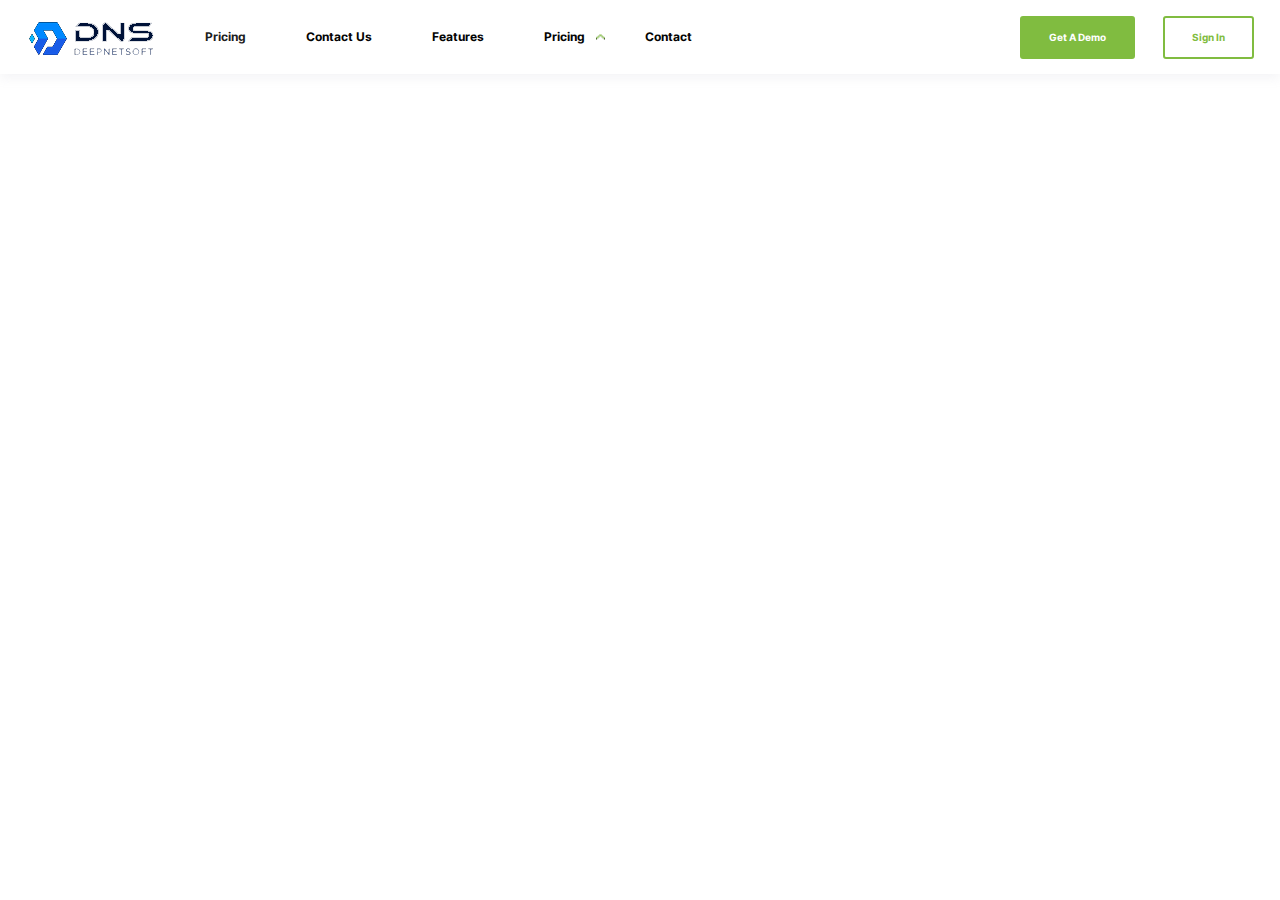
<file: dns/index.html>
<!DOCTYPE html>
<html lang="en">

<head>
    <meta charset="UTF-8">
    <meta http-equiv="X-UA-Compatible" content="IE=edge">
    <meta name="viewport" content="width=device-width, initial-scale=1.0">
    <title> dns </title>

    <!-- bootstrap css -->
    <link rel="stylesheet" href="asset/css/bootstrap.min.css">
    <!-- owl-carousel  -->
    <link rel="stylesheet" href="asset/css/owl.carousel.min.css">
    <!-- main CSS -->
    <link rel="stylesheet" href="asset/css/main.css">


</head>

<body>
    <header class="header">

        <nav class="navbar navbar-expand-lg navbar-light  ">
            
                <a class="navbar-brand" href="#"><img src="asset/image/logo.png" alt=""></a>
                <button id="nav-burger">
                    <span></span>
                    <span></span>
                    <span></span>
                    <span></span>
                </button>
                <div class="collapse navbar-collapse" id="navbarSupportedContent">
                    <ul class="navbar-nav me-auto mb-2 mb-lg-0">
                        <li class="nav-item">
                            <a class="nav-link active" aria-current="page" href="#">Pricing</a>
                        </li>
                        <li class="nav-item">
                            <a class="nav-link" href="#">Contact Us</a>
                        </li>
                        <li class="nav-item">
                            <a class="nav-link  " href="#" tabindex="-1"  >Features</a>
                        </li>
                        <li class="nav-item dropdown ">
                            <a class="nav-link dropdown-toggle" href="#" id="navbarDropdown" role="button"
                                data-bs-toggle="dropdown" aria-expanded="false">
                                Pricing
                            </a>
                            <ul class="dropdown-menu" aria-labelledby="navbarDropdown">
                                <li> 
                                    <ul class="entry-left">
                                    <li>
                                        <figure><img src="asset/image/tag2.png" alt="" class="W-100"></figure>
                                        <div class="right-content ">
                                            <h4>
                                                ENTRY LEVEL
                                            </h4>
                                            <span>Best for small scale business</span>
                                        </div>
                                    </li>
                                    <li>
                                        <figure><img src="asset/image/diamond.png" alt="" class="W-100"></figure>
                                        <div class="right-content ">
                                            <h4>
                                                PREMIUM
                                            </h4>
                                            <span>Best for small scale busines  </span>                                                                                                                                                                                                                                                                                      
                                        </div>
                                    </li>               
                                    <li>
                                        <figure><img src="asset/image/crown.png" alt="" class="W-100"></figure>
                                        <div class="right-content ">
                                            <h4>
                                                ENTERPRISE
                                            </h4>
                                            <span>Best for small scale business</span>
                                        </div>
                                    </li>
                                
                                    </ul>
                                </li>
                                <li>
                                <div class="feature-content">
                                    <h3>
                                        FEATURES
                                    </h3>
                                    <div class="feature">
                                        <figure><img src="asset/image/g-img.png" alt="" ></figure>
                                        <span>Online Access To Software 24/7</span>
                                    </div>
                                    <div class="feature">
                                        <figure><img src="asset/image/g-img.png" alt=""></figure>
                                        <span>Free Funded Referral Platform</span>
                                    </div>
                                    <div class="feature">
                                        <figure><img src="asset/image/g-img.png" alt=""></figure>
                                        <span>24/7 Online Support</span>
                                    </div>
                                    <div class="feature">
                                        <figure><img src="asset/image/g-img.png" alt=""></figure>
                                        <span>10 User Accounts</span>
                                    </div>
                                    <div class="feature">
                                        <figure><img src="asset/image/g-img.png" alt=""></figure>
                                        <span>Free E- File</span>
                                    </div>
                                    <a href="">Know More</a>
                                </div>
                                    
                                    </li>
                            
                                <li>
                                    <div class="right-price">
                                        <h3>PRICE</h3>
                                        <span class="value">Value for money pack</span>
                                        <span class="doller">$ 499</span>
                                        <a href=""><span>Buy Now </span><img src="asset/image/cart.png" alt=""></a>
                    
                                    </div>
                                </li>
                            </ul>
                        </li>
                        <li class="nav-item">
                            <a class="nav-link " href="#" tabindex="-1" >Contact</a>
                        </li>
                    </ul>                                                                       
                    <div class="side-links ">
                        <a href="" class="demo">Get A Demo</a>                                                                                                                                                                               
                        <a href="">Sign In</a>                                                                                                                                                              
                    </div>
                </div>
            
        </nav>
    

    </header>


    <!----------------------- JQUERY ----------------->
    <script src="asset/js/jquery-min.js"></script>

    <!-- BOOTSTRAP JS -->
    <script src="asset/js/bootstrap.bundle.min.js"></script>
    <!----------------------- OWL CAROUSEL ----------------->
    <script src="asset/js/owl.carousel.min.js">
    </script>
    <!-- script js -->
    <script src="asset/js/script.js"></script>
</body>

</html>
</file>
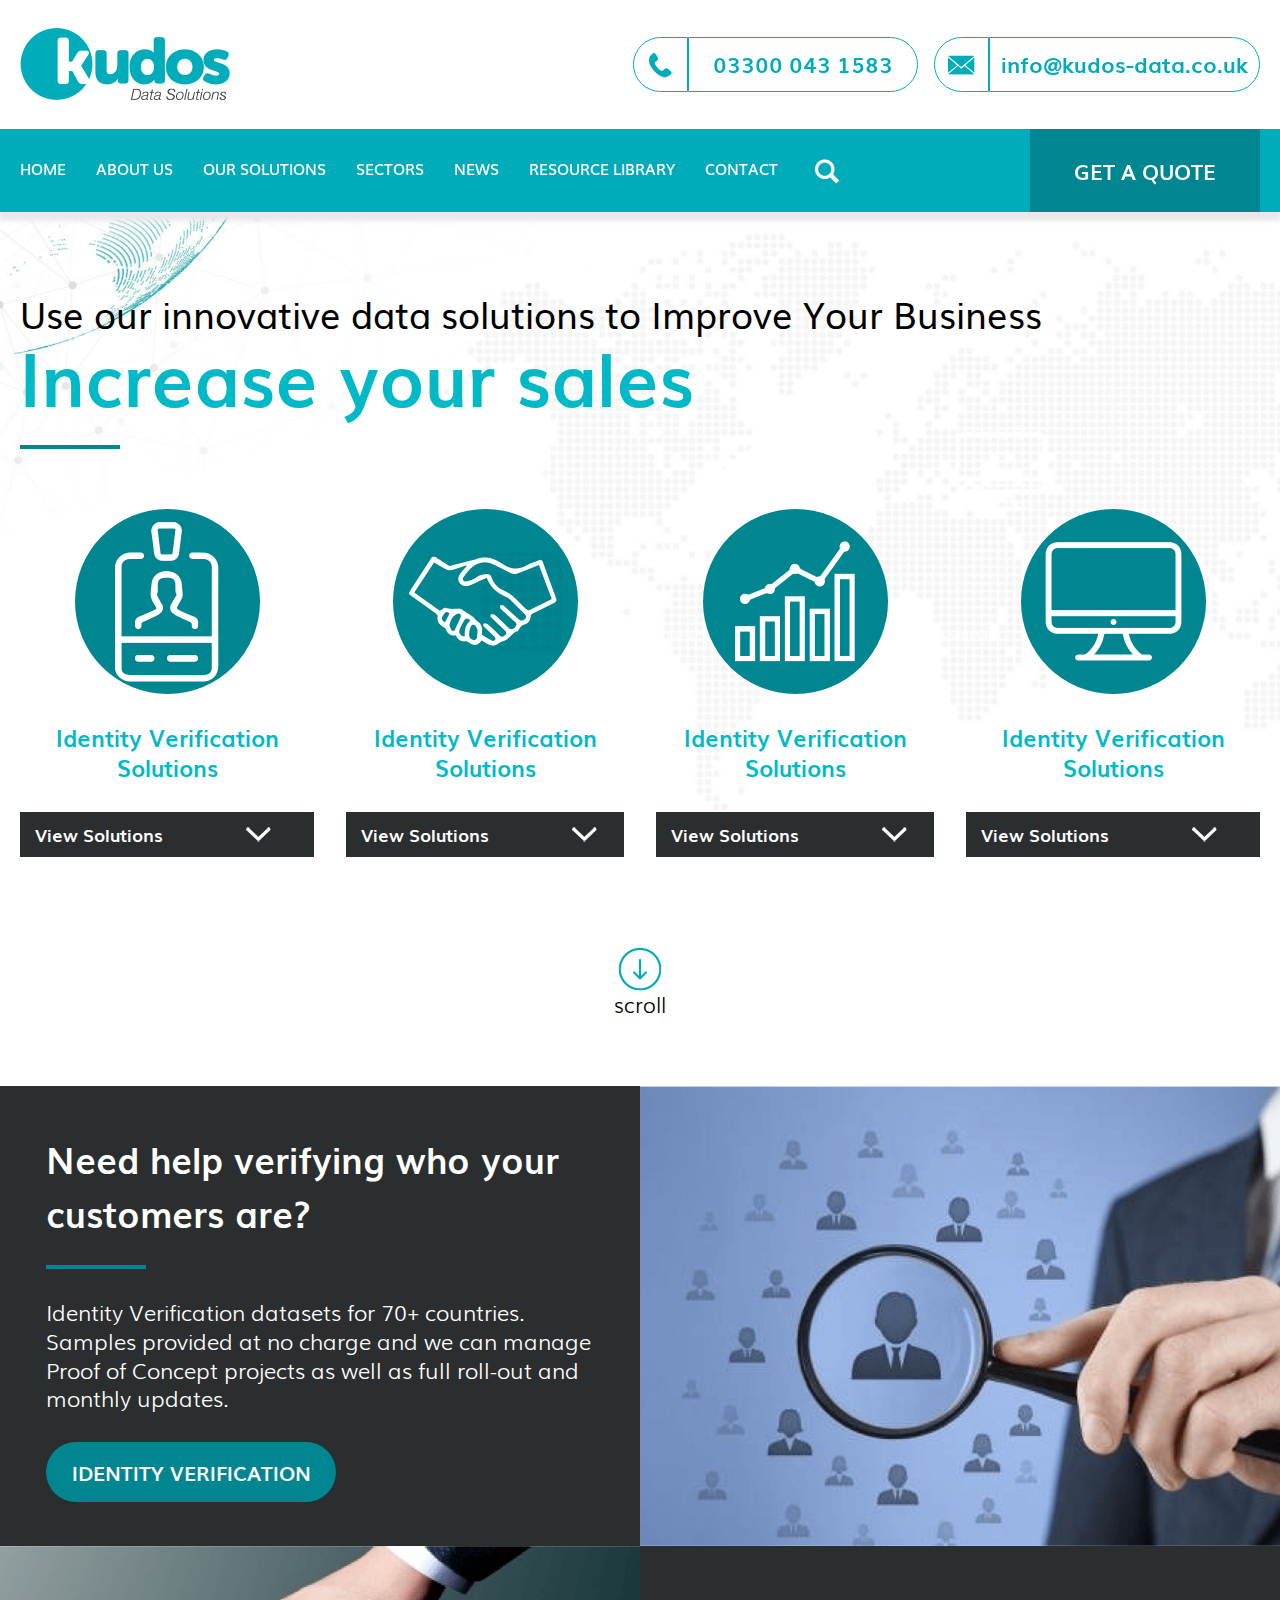
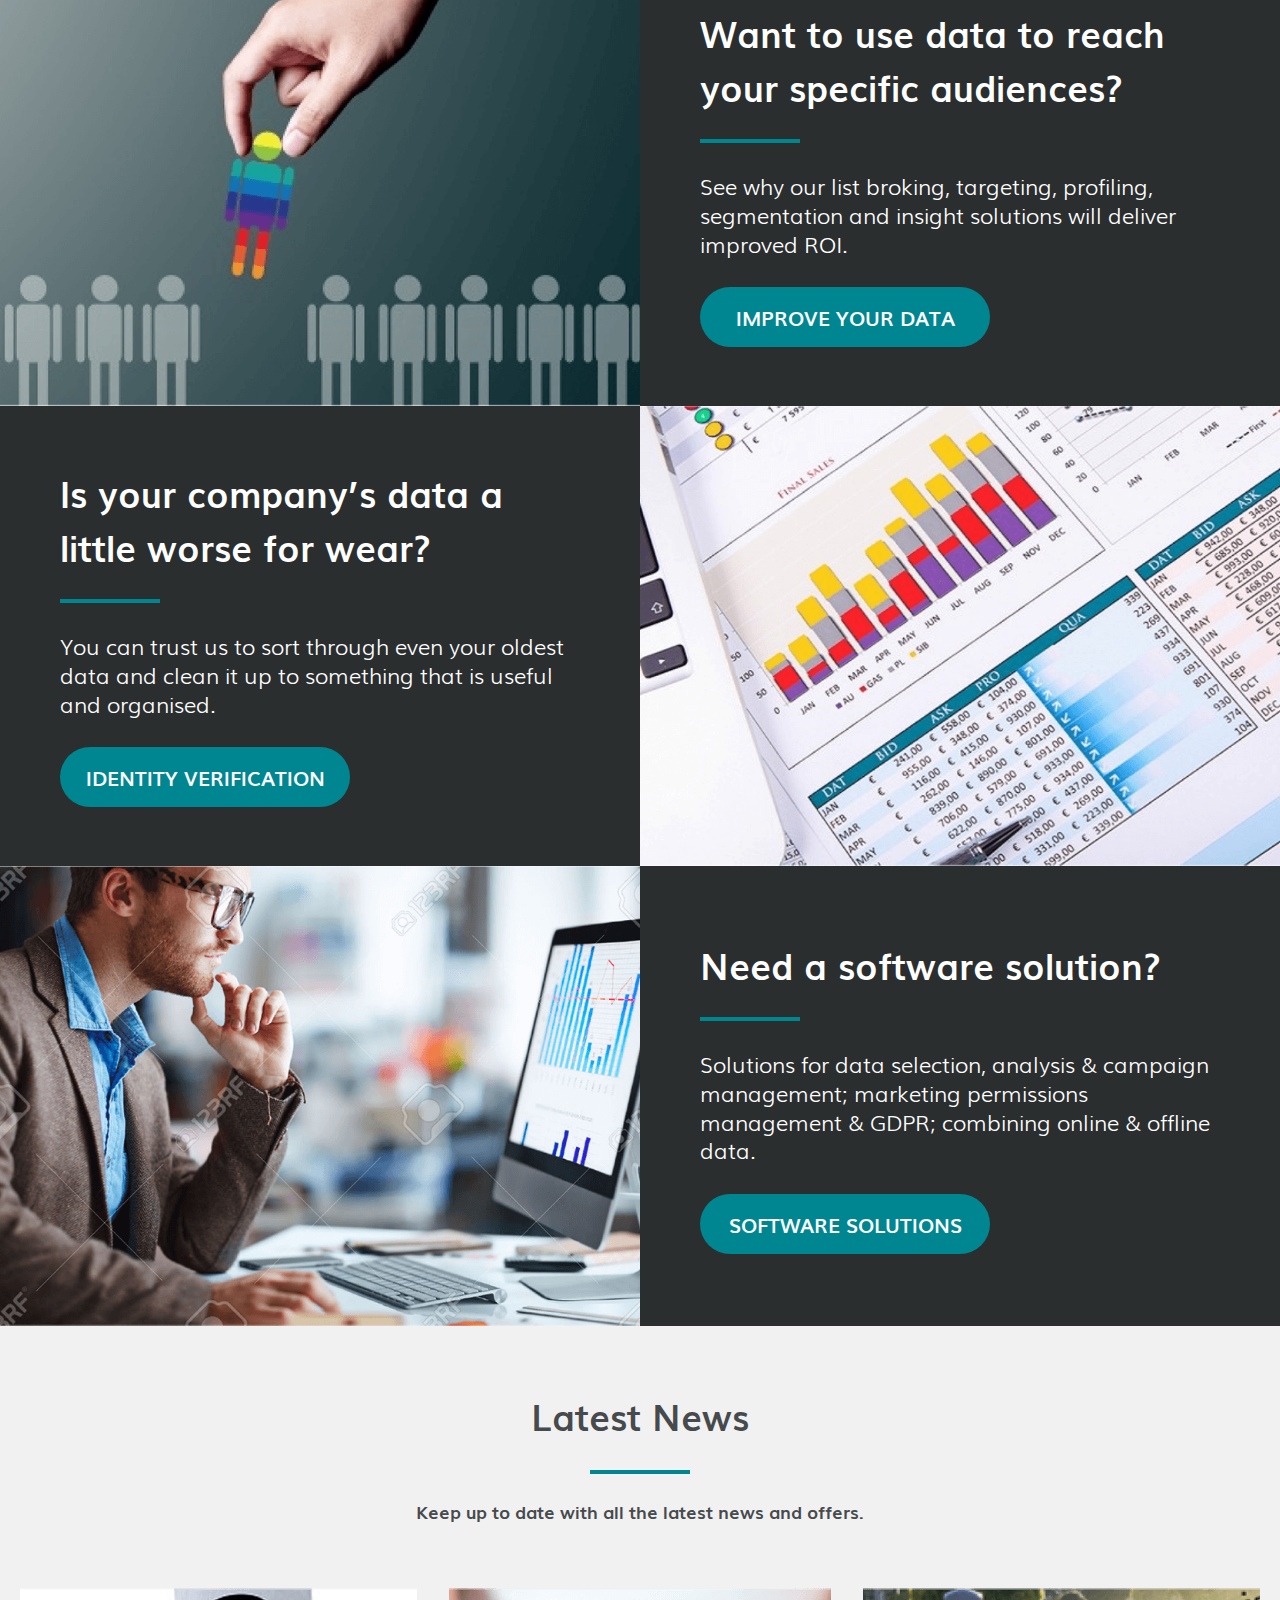
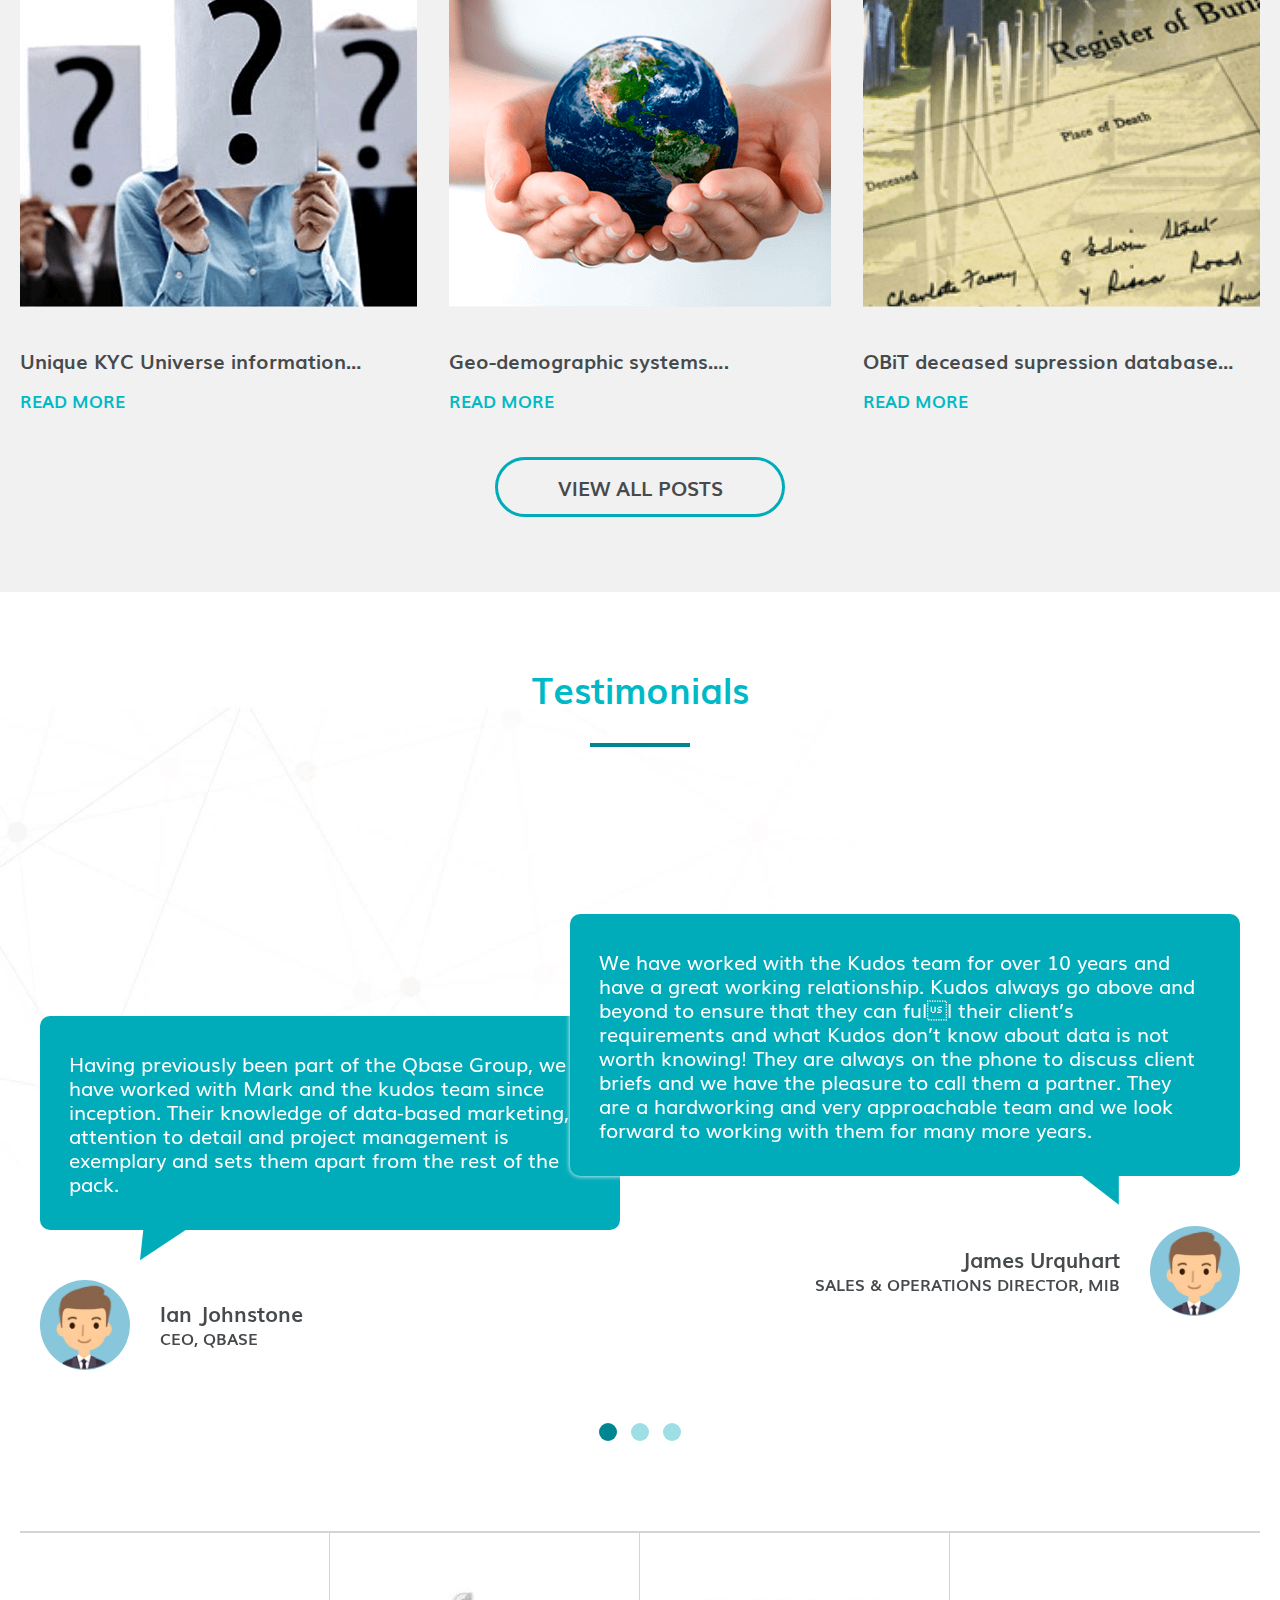
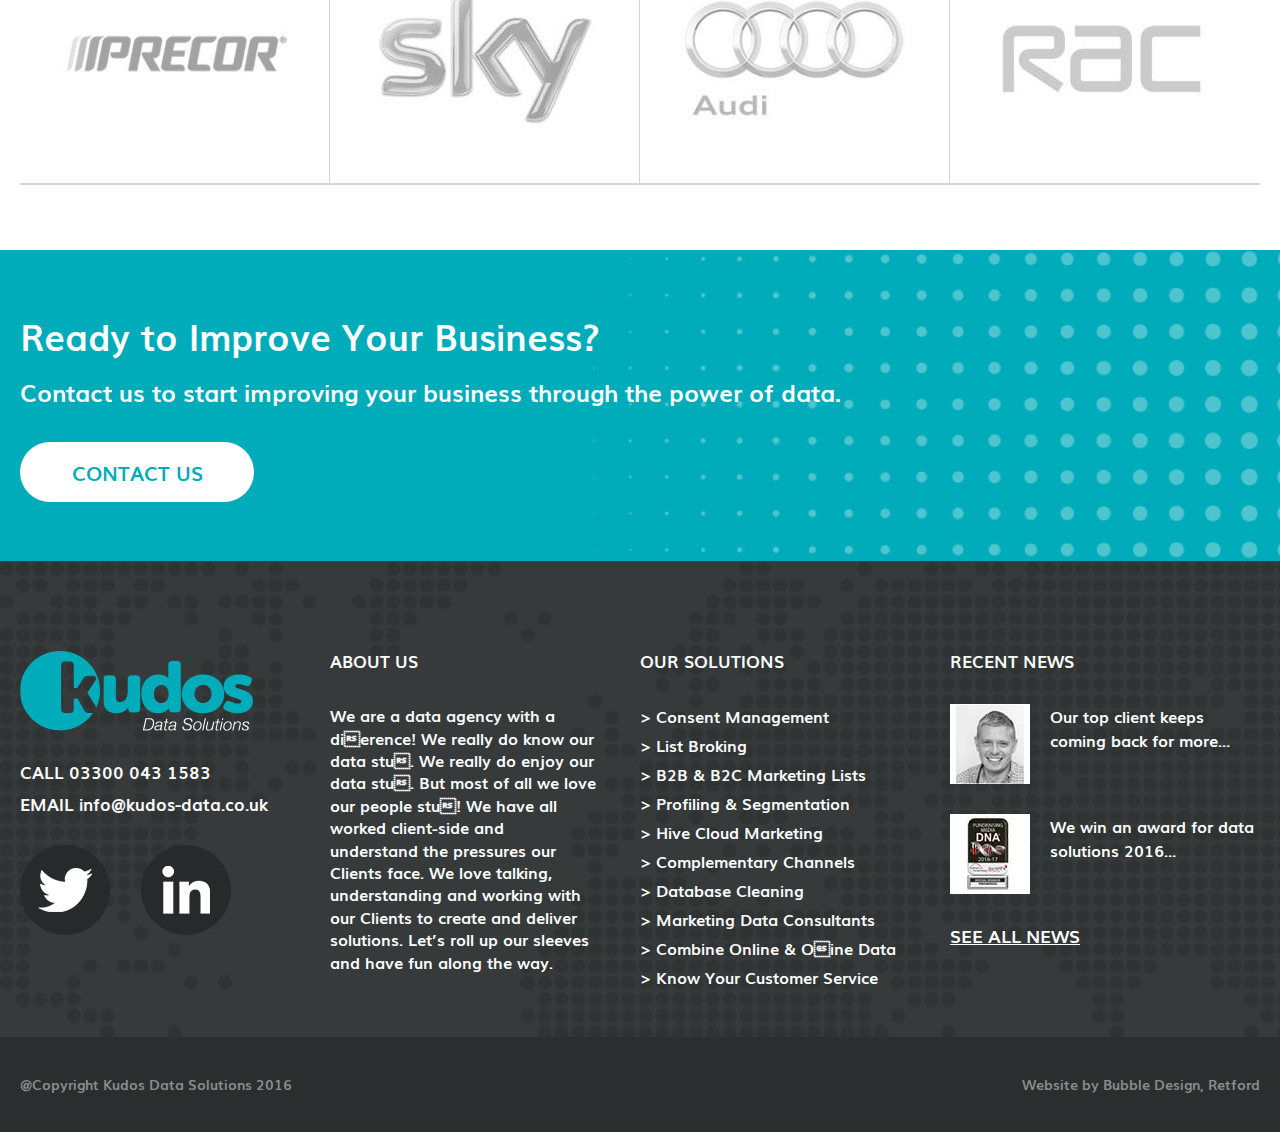
<file: kudos/index.html>
<!DOCTYPE html>
<html lang="en">

<head>
    <meta charset="UTF-8">
    <meta http-equiv="X-UA-Compatible" content="IE=edge">
    <meta name="viewport" content="width=device-width, initial-scale=1.0">
    <title>kudos</title>
    <!-- BOOTSTRAP CSS -->
    <link rel="stylesheet" href="asset/css/bootstrap.min.css">
    <!-- css font -->
    <link rel="stylesheet" href="asset/css/font.css">

    <!-- css style -->
    <link rel="stylesheet" href="asset/css/style.css">
    <link rel="stylesheet" href="asset/css/owl.carousel.min.css">
    <link rel="stylesheet" href="asset/css/owl.theme.default.min.css">
</head>

<body>

    <header>
        <div class="container">
            <div class="header_top d-flex justify-content-between align-items-center">
                <div class="logo logo_swap">
                    <a href="#" class="anchor_logo"><img src="asset/images/logo.png" alt=""></a>
                </div>
                <div class="header_top_rt d-flex">
                    <div class="header_contacts d-flex">
                        <span class="phone"><img src="asset/images/phone.png" alt=""></span>
                        <div class="anchor_div anchor_div_num">
                            <a href="tel:03300 043 1583">03300 043 1583</a>
                        </div>
                    </div>
                    <div class="header_contacts header_con d-flex">
                        <span class="phone"><img src="asset/images/mail.png" alt=""></span>
                        <div class="anchor_div anchor_div_width">
                            <a href="mailto:info@kudos-data.co.uk">info@kudos-data.co.uk</a>
                        </div>
                    </div>
                </div>
            </div>
        </div>
        <nav class="navbar navbar-expand-lg navbar-light navigation">
            <div class="container">
               
                <button class="navbar-toggler collapsed" type="button" data-bs-toggle="collapse"
                    data-bs-target="#navbarSuppoEtedContent" aria-controls="navbarSupportedContent"
                    aria-expanded="false" aria-label="Toggle navigation">
                    <span class="togg_btn toog_btn1"></span>
                    <span class="togg_btn toog_btn2"></span>
                    <span class="togg_btn toog_btn3"></span>
                    
                </button>
                <div class="collapse navbar-collapse   " id="navbarSupportedContent">
                    <ul class="navbar-nav me-auto  mb-2 mb-lg-0 text-center ul_header">
                        <li class="nav-item ">
                            <a class="linkz " aria-current="page" href="#">HOME</a>
                        </li>
                        <li class="nav-item ">
                            <a class="linkz " href="#">ABOUT US</a>
                        </li>
                        <li class="nav-item ">
                            <a class="linkz" href="#">OUR SOLUTIONS</a>
                        </li>
                        <li class="nav-item ">
                            <a class="linkz" href="#">SECTORS</a>
                        </li>
                        <li class="nav-item ">
                            <a class="linkz" href="#">NEWS </a>
                        </li>
                        <li class="nav-item ">
                            <a class="linkz" href="#">RESOURCE LIBRARY </a>
                        </li>
                        <li class="nav-item ">
                            <a class="linkz" href="#">CONTACT </a>
                        </li>
                        <li class="nav-item ">
                            <button class="search_btn"><img src="asset/images/search.png" alt=""></button>
                            <div class="search">
                                <form action="">
                                    <input type="text">
                                </form>
                            </div>
                        </li>
                    </ul>
                    <div class="quote">
                        <a href="#">GET A QUOTE</a>
                    </div>
                </div>

            </div>
        </nav>
    </header>

    <!--------- banner ------->
    <section class="banner">
        <figure class="banner_bck"><img src="asset/images/banner_img.jpg" alt="" class="w-100 h-100"></figure>
        <div class="container p-0">
            <div class="banner_cnt_wrap">
                <span class="innovative">Use our innovative data solutions to Improve Your Business</span>
                <h1>Increase your sales</h1>
                <div class="line"></div>
                <div class="banner_btm row m-0">
                    <div class="col-md-4 col-lg-3 p-0">
                        <div class="banner_content padd_rt">
                            <span class="sales"><img src="asset/images/men.png" alt=""></span>
                            <h3>Identity Verification Solutions</h3>
                            <div class="dropdown">
                                <button class="" type="button" id="dropdownMenuButton1" data-bs-toggle="dropdown"
                                    aria-expanded="false">
                                    View Solutions
                                </button>

                                <ul class="dropdown-menu" aria-labelledby="dropdownMenuButton1">
                                    <li><a href="#" class="dropdown-item">Identity Verification</a></li>
                                    <li><a href="#" class="dropdown-item">Data Consultancy</a></li>
                                </ul>
                            </div>
                        </div>
                    </div>
                    <div class="col-md-4 col-lg-3 p-0">
                        <div class="banner_content padd_left padd_rt">
                            <span class="sales sales2"><img src="asset/images/hand.png" alt=""></span>
                            <h3>Identity Verification Solutions</h3>
                            <div class="dropdown">
                                <button class="" type="button" id="dropdownMenuButton1" data-bs-toggle="dropdown"
                                    aria-expanded="false">
                                    View Solutions
                                </button>

                                <ul class="dropdown-menu" aria-labelledby="dropdownMenuButton1">
                                    <li><a href="#" class="dropdown-item">Identity Verification</a></li>
                                    <li><a href="#" class="dropdown-item">Data Consultancy</a></li>
                                </ul>
                            </div>
                        </div>
                    </div>
                    <div class="col-md-4 col-lg-3 p-0">
                        <div class="banner_content padd_left padd_rt">
                            <span class="sales"><img src="asset/images/chart.png" alt=""></span>
                            <h3>Identity Verification Solutions</h3>
                            <div class="dropdown">
                                <button class="" type="button" id="dropdownMenuButton1" data-bs-toggle="dropdown"
                                    aria-expanded="false">
                                    View Solutions
                                </button>

                                <ul class="dropdown-menu" aria-labelledby="dropdownMenuButton1">
                                    <li><a href="#" class="dropdown-item">Identity Verification</a></li>
                                    <li><a href="#" class="dropdown-item">Data Consultancy</a></li>
                                </ul>
                            </div>
                        </div>
                    </div>
                    <div class="col-md-4 col-lg-3 p-0">
                        <div class="banner_content padd_left padding_top">
                            <span class="sales"><img src="asset/images/destop.png" alt=""></span>
                            <h3>Identity Verification Solutions</h3>
                            <div class="dropdown">
                                <button class="" type="button" id="dropdownMenuButton1" data-bs-toggle="dropdown"
                                    aria-expanded="false">
                                    View Solutions
                                </button>

                                <ul class="dropdown-menu" aria-labelledby="dropdownMenuButton1">
                                    <li><a href="#" class="dropdown-item">Identity Verification</a></li>
                                    <li><a href="#" class="dropdown-item">Data Consultancy</a></li>
                                </ul>
                            </div>
                        </div>
                    </div>
                </div>
                <div class="scroll">
                    <a href="#swap_content"><img src="asset/images/down.png" alt="" class="w-100"></a>
                    <span>scroll</span>
                </div>
            </div>
        </div>
    </section>
    <!-------------------- left_right -------------------->
    <section class="left_right" id="swap_content">
        <div class="left_right_cnt_wrap">
            <div class="verifing d-flex align-items-center">
                <div class="verifing_content verifing_content_ch  com">
                    <div class="max_h2">
                        <h2>Need help verifying who your customers are?</h2>
                    </div>
                    <div class="line line_new"></div>
                    <div class="verify_ptag">
                        <p>Identity Verification datasets for 70+ countries. Samples provided at no charge and we can
                            manage Proof of Concept projects as well as full roll-out and monthly updates.</p>
                    </div>
                    <div class="com_anchor">
                        <a href="#">IDENTITY VERIFICATION </a>
                    </div>
                </div>
                <div class="verift_image">
                    <img src="asset/images/people.png" alt="" class="w-100">
                </div>
            </div>

            <div class="verifing swap d-flex align-items-center">
                <div class="verifing_content verifing_content_spec com">
                    <div class="max_h2">
                        <h2>Want to use data to reach your specific audiences? </h2>
                    </div>
                    <div class="line line_new"></div>
                    <div class="verify_ptag">
                        <p>See why our list broking, targeting, profiling, segmentation and insight solutions will
                            deliver improved ROI.</p>
                    </div>
                    <div class="com_anchor">
                        <a href="#">IMPROVE YOUR DATA </a>
                    </div>
                </div>
                <div class="verift_image">
                    <img src="asset/images/rainbow.png" alt="" class="w-100">
                </div>
            </div>

            <div class="verifing d-flex align-items-center">
                <div class="verifing_content  verifing_content_spec com">
                    <div class="max_h2">
                        <h2>Is your company’s data a little worse for wear?</h2>
                    </div>
                    <div class="line line_new"></div>
                    <div class="verify_ptag">
                        <p>You can trust us to sort through even your oldest data and clean it up to something that is
                            useful and organised.</p>
                    </div>
                    <div class="com_anchor">
                        <a href="#">IDENTITY VERIFICATION </a>
                    </div>
                </div>
                <div class="verift_image">
                    <img src="asset/images/data.png" alt="" class="w-100">
                </div>
            </div>
            <div class="verifing swap d-flex align-items-center">
                <div class="verifing_content verifing_solutios com">
                    <div class="max_h2">
                        <h2>Need a software solution? </h2>
                    </div>
                    <div class="line line_new"></div>
                    <div class="verify_ptag">
                        <p>Solutions for data selection, analysis & campaign management; marketing permissions
                            management & GDPR; combining online & offline data.</p>
                    </div>
                    <div class="com_anchor">
                        <a href="#">SOFTWARE SOLUTIONS </a>
                    </div>
                </div>
                <div class="verift_image">
                    <img src="asset/images/looking.png" alt="" class="w-100">
                </div>
            </div>
        </div>
    </section>
    <!-------------- latest_news -------->
    <section class="latest_new">
        <div class="container">
            <div class="latest_news_cnt_wrap com">
                <h2>Latest News</h2>
                <div class="line line1"></div>
                <p>Keep up to date with all the latest news and offers.</p>
                <div class="latest_btm row m-0">
                    <div class="col-md-4 p-0">
                        <div class="contents padd_rt">
                            <div class="img_div">
                                <img src="asset/images/question.png" alt="" class="w-100">
                            </div>
                            <span class="small_text">Unique KYC Universe information…</span>
                            <a href="#" class="read_more">READ MORE</a>
                        </div>
                    </div>

                    <div class="col-md-4 p-0">
                        <div class="contents padd_rt padd_left">
                            <div class="img_div">
                                <img src="asset/images/earth.png" alt="" class="w-100">
                            </div>
                            <span class="small_text">Geo-demographic systems….</span>
                            <a href="#" class="read_more">READ MORE</a>
                        </div>
                    </div>

                    <div class="col-md-4 p-0">
                        <div class="contents padd_left">
                            <div class="img_div">
                                <img src="asset/images/register.png" alt="" class="w-100">
                            </div>
                            <span class="small_text">OBiT deceased supression database…</span>
                            <a href="#" class="read_more">READ MORE</a>
                        </div>
                    </div>
                </div>
                <div class="com_anchor com_post">
                    <a href="#">VIEW ALL POSTS</a>
                </div>
            </div>
        </div>
    </section>
     <!------------ testimonial ------------------->
    <section class="testimonial">
      <div class="container1">
            <div class="testimonial_cnt_wrap com">
                <h2>Testimonials</h2>
                <div class="line line1 line2"></div>
                <div class="testimonal_btm">
                    <div class="owl-carousel owl-theme">
                        <div class="owl_whole d-flex">
                            <div class="owl_content">
                                <div class="owl_text owl_text1">
                                    <p>Having previously been part of the Qbase
                                        Group, we have worked with Mark and the
                                        kudos team since inception. Their knowledge of
                                        data-based marketing, attention to detail and
                                        project management is exemplary and sets
                                        them apart from the rest of the pack.</p>
                                </div>
                                <div class="bottom_content d-flex align-items-center">
                                    <span class="photo"><img src="asset/images/photo.png" alt=""></span>
                                    <div class="identity">
                                        <span class="name">Ian Johnstone</span>
                                        <span class="positions">CEO, QBASE</span>
                                    </div>
                                </div>
                            </div>
                            <div class="owl_content">
                                <div class="owl_text owl_text2">
                                    <p>We have worked with the Kudos team for over 10 years
                                        and have a great working relationship. Kudos always go
                                        above and beyond to ensure that they can full their
                                        client’s requirements and what Kudos don’t know about
                                        data is not worth knowing! They are always on the phone
                                        to discuss client briefs and we have the pleasure to call
                                        them a partner. They are a hardworking and very
                                        approachable team and we look forward to working with
                                        them for many more years.</p>
                                </div>
                                <div class="bottom_content d-flex align-items-center swap">
                                    <span class="photo"><img src="asset/images/photo.png" alt=""></span>
                                    <div class="identity identity1">
                                        <span class="name name1">James Urquhart</span>
                                        <span class="positions">SALES & OPERATIONS DIRECTOR, MIB</span>
                                    </div>
                                </div>
                            </div>
                        </div>

                        <div class="owl_whole d-flex">
                            <div class="owl_content">
                                <div class="owl_text owl_text1">
                                    <p>Having previously been part of the Qbase
                                        Group, we have worked with Mark and the
                                        kudos team since inception. Their knowledge of
                                        data-based marketing, attention to detail and
                                        project management is exemplary and sets
                                        them apart from the rest of the pack.</p>
                                </div>
                                <div class="bottom_content d-flex align-items-center">
                                    <span class="photo"><img src="asset/images/photo.png" alt=""></span>
                                    <div class="identity">
                                        <span class="name">Ian Johnstone</span>
                                        <span class="positions">CEO, QBASE</span>
                                    </div>
                                </div>
                            </div>
                            <div class="owl_content">
                                <div class="owl_text owl_text2">
                                    <p>We have worked with the Kudos team for over 10 years
                                        and have a great working relationship. Kudos always go
                                        above and beyond to ensure that they can full their
                                        client’s requirements and what Kudos don’t know about
                                        data is not worth knowing! They are always on the phone
                                        to discuss client briefs and we have the pleasure to call
                                        them a partner. They are a hardworking and very
                                        approachable team and we look forward to working with
                                        them for many more years.</p>
                                </div>
                                <div class="bottom_content d-flex align-items-center swap">
                                    <span class="photo"><img src="asset/images/photo.png" alt=""></span>
                                    <div class="identity identity1">
                                        <span class="name name1">James Urquhart</span>
                                        <span class="positions">SALES & OPERATIONS DIRECTOR, MIB</span>
                                    </div>
                                </div>
                            </div>
                        </div>

                        <div class="owl_whole d-flex">
                            <div class="owl_content">
                                <div class="owl_text owl_text1">
                                    <p>Having previously been part of the Qbase
                                        Group, we have worked with Mark and the
                                        kudos team since inception. Their knowledge of
                                        data-based marketing, attention to detail and
                                        project management is exemplary and sets
                                        them apart from the rest of the pack.</p>
                                </div>
                                <div class="bottom_content d-flex align-items-center">
                                    <span class="photo"><img src="asset/images/photo.png" alt=""></span>
                                    <div class="identity">
                                        <span class="name">Ian Johnstone</span>
                                        <span class="positions">CEO, QBASE</span>
                                    </div>
                                </div>
                            </div>
                            <div class="owl_content">
                                <div class="owl_text owl_text2">
                                    <p>We have worked with the Kudos team for over 10 years
                                        and have a great working relationship. Kudos always go
                                        above and beyond to ensure that they can full their
                                        client’s requirements and what Kudos don’t know about
                                        data is not worth knowing! They are always on the phone
                                        to discuss client briefs and we have the pleasure to call
                                        them a partner. They are a hardworking and very
                                        approachable team and we look forward to working with
                                        them for many more years.</p>
                                </div>
                                <div class="bottom_content d-flex align-items-center swap">
                                    <span class="photo"><img src="asset/images/photo.png" alt=""></span>
                                    <div class="identity identity1">
                                        <span class="name name1">James Urquhart</span>
                                        <span class="positions">SALES & OPERATIONS DIRECTOR, MIB</span>
                                    </div>
                                </div>
                            </div>
                        </div>
                        
                      </div>
                </div>
            </div>
        </div>
        <div class="container">
            <div class="testimonial_images">
                <ul class="ul_companys d-flex w-100 align-items-center">
                    <li>
                        <img src="asset/images/record.jpg" alt="">
                    </li>
                    <li>
                        <img src="asset/images/sky.jpg" alt="">
                    </li>
                    <li>
                        <img src="asset/images/audi.jpg" alt="">
                    </li>
                    <li>
                        <img src="asset/images/rac.jpg" alt="">
                    </li>
                </ul>
            </div>
        </div>
    </section>
    <!------------------- contact_us ---------->
    <section class="contact_us">
        <div class="container">
            <div class="contact_us_cnt_wrap com">
                <h2>Ready to Improve Your Business?</h2>
                <div class="contact_ptag">
                    <p>Contact us to start improving your business through the power of data.</p>
                </div>
                <div class="com_anchor com_contact">
                    <a href="#">CONTACT US</a>
                </div>
            </div>
        </div>
    </section>
    <!------------- footer --------------------->
    <footer>
        <div class="container p-0">
            <div class="foot_cnt_wrap row m-0">
                <div class=" col-lg-3  col-md-4 p-0">
                    <div class="foot_content">
                        <div class="logo logo12">
                            <a href="#" class="anchor_logo"><img src="asset/images/logo2.png" alt=""></a>
                        </div>
                        <div class="foot_contacts">
                            <a href="#" class="call">CALL 03300 043 1583</a>
                            <a href="#" class="call email">EMAIL info@kudos-data.co.uk</a>
                        </div>
                        <ul class="socials d-flex">
                            <li><span class="tweete"><a href="#"><img src="asset/images/tw.png" alt=""></a></span></li>
                            <li><span class="tweete linkein"><a href="#"><img src="asset/images/linked.png" alt=""></a></span></li>
                        </ul>
                    </div>
                </div>

                <div class=" col-lg-3 col-md-4 p-0">
                    <div class="foot_content">
                    <h3>ABOUT US</h3>
                    <div class="foot_ptag">
                        <p>We are a data agency with a
                            dierence! We really do know our data
                            stu. We really do enjoy our data stu.
                            But most of all we love our people stu!
                            We have all worked client-side and
                            understand the pressures our Clients
                            face. We love talking, understanding
                            and working with our Clients to create
                            and deliver solutions. Let’s roll up our
                            sleeves and have fun along the way.</p>
                    </div>
                        
                    </div>
                </div>

                <div class=" col-lg-3  col-md-4 p-0">
                    <div class="foot_content">
                    <h3>OUR SOLUTIONS</h3>
                    <ul class="footer_links">
                        <li>
                            <a href="#">> Consent Management</a>
                        </li>
                        <li>
                            <a href="#">> List Broking</a>
                        </li>
                        <li>
                            <a href="#">> B2B & B2C Marketing Lists</a>
                        </li>
                        <li>
                            <a href="#">> Profiling & Segmentation</a>
                        </li>
                        <li>
                            <a href="#">> Hive Cloud Marketing</a>
                        </li>
                        <li>
                            <a href="#">> Complementary Channels</a>
                        </li>
                        <li>
                            <a href="#">> Database Cleaning</a>
                        </li>
                        <li>
                            <a href="#">> Marketing Data Consultants</a>
                        </li>
                        <li>
                            <a href="#">> Combine Online & Oine Data</a>
                        </li>
                        <li>
                            <a href="#">> Know Your Customer Service</a>
                        </li>
                    </ul>
                        
                    </div>
                </div>

                <div class=" col-lg-3  col-md-4 p-0">
                    <div class="foot_content foot_content1">
                    <h3>RECENT NEWS</h3>
                    <ul class="recent_news">
                        <li>
                            <span class="smile"><a href="#"><img src="asset/images/smile.jpg" alt=""></a></span>
                            <div class="top_clients">
                                <a href="#">Our top client keeps coming
                                    back for more…</a>
                            </div>
                        </li>
                        <li>
                            <span class="smile"><a href="#"><img src="asset/images/dna.jpg" alt=""></a></span>
                            <div class="top_clients">
                                <a href="#">We win an award for data
                                    solutions 2016…</a>
                            </div>
                        </li>
                    </ul>
                        <div class="see_all">
                            <a href="#">SEE ALL NEWS</a>
                        </div>
                    </div>
                </div>
            </div>
        </div>
        <div class="footer_btm">
            <div class="container">
                <div class="footer_btm_content d-flex justify-content-between">
                    <p>@Copyright Kudos Data Solutions 2016</p>
                    <p>Website by Bubble Design, Retford</p>
                </div>
            </div>
        </div>
    </footer>
    <!----------------------- JQUERY ----------------->
    <script src="asset/js/jquery-min.js"></script>
    <!-- BOOTSTRAP JS -->
    <script src="asset/js/bootstrap.bundle.min.js"></script>
    <!----------------------- OWL CAROUSEL ----------------->
    <script src="asset/js/owl.carousel.min.js"></script>
    <!-- select jquery -->

    <script src="asset/js/script.js"></script>
</body>

</html>
</file>
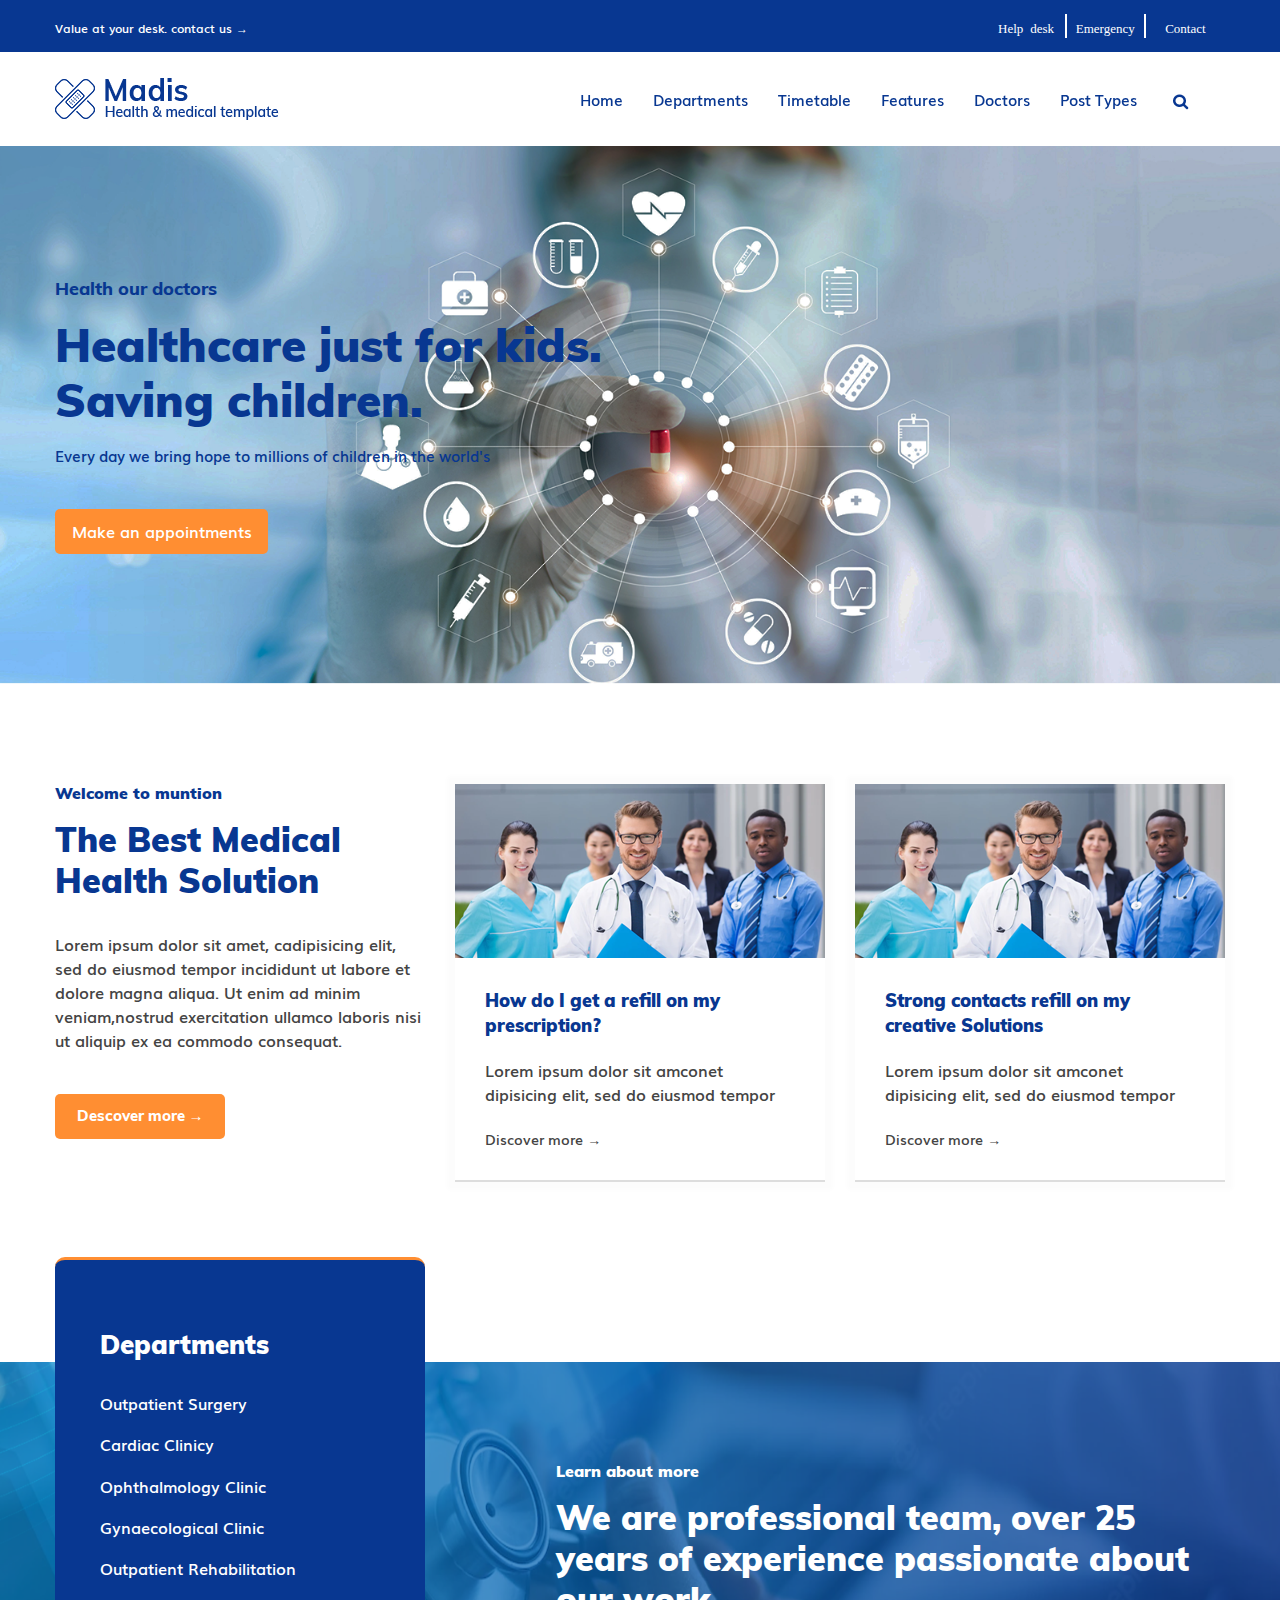
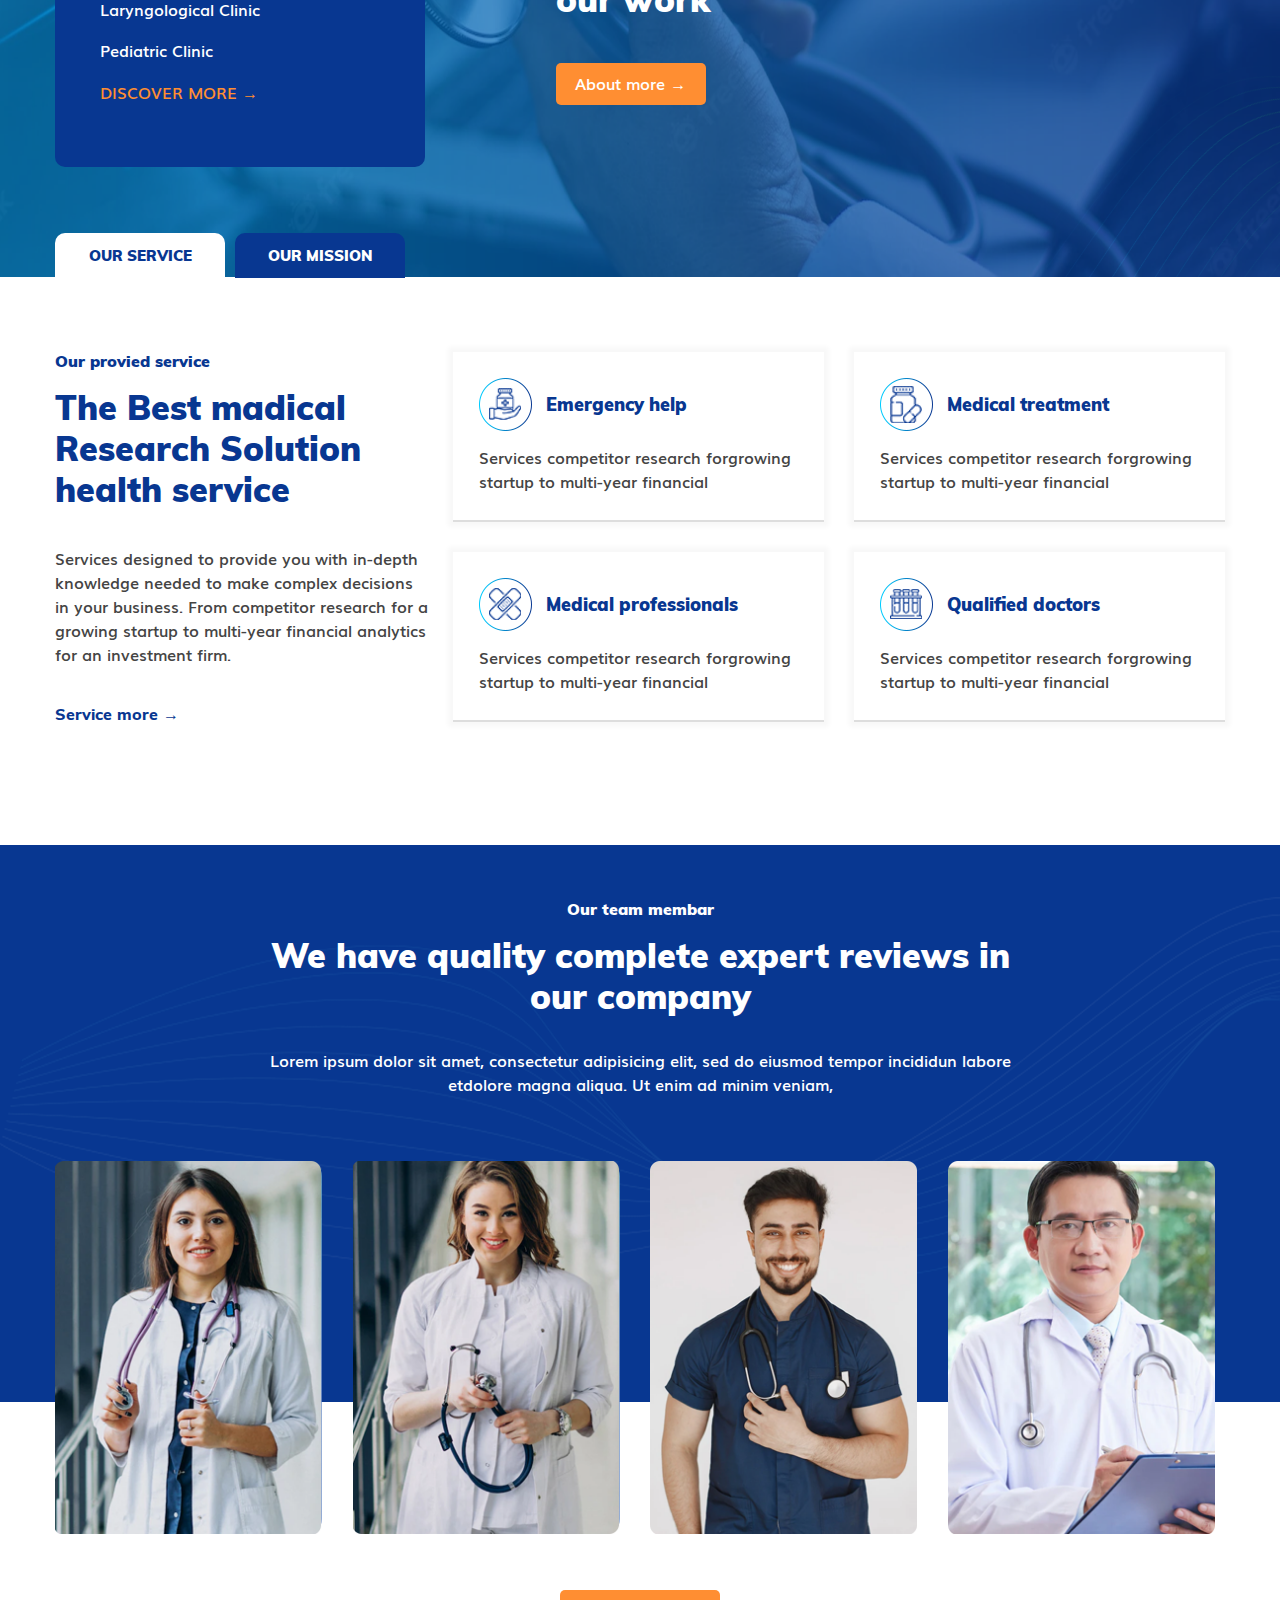
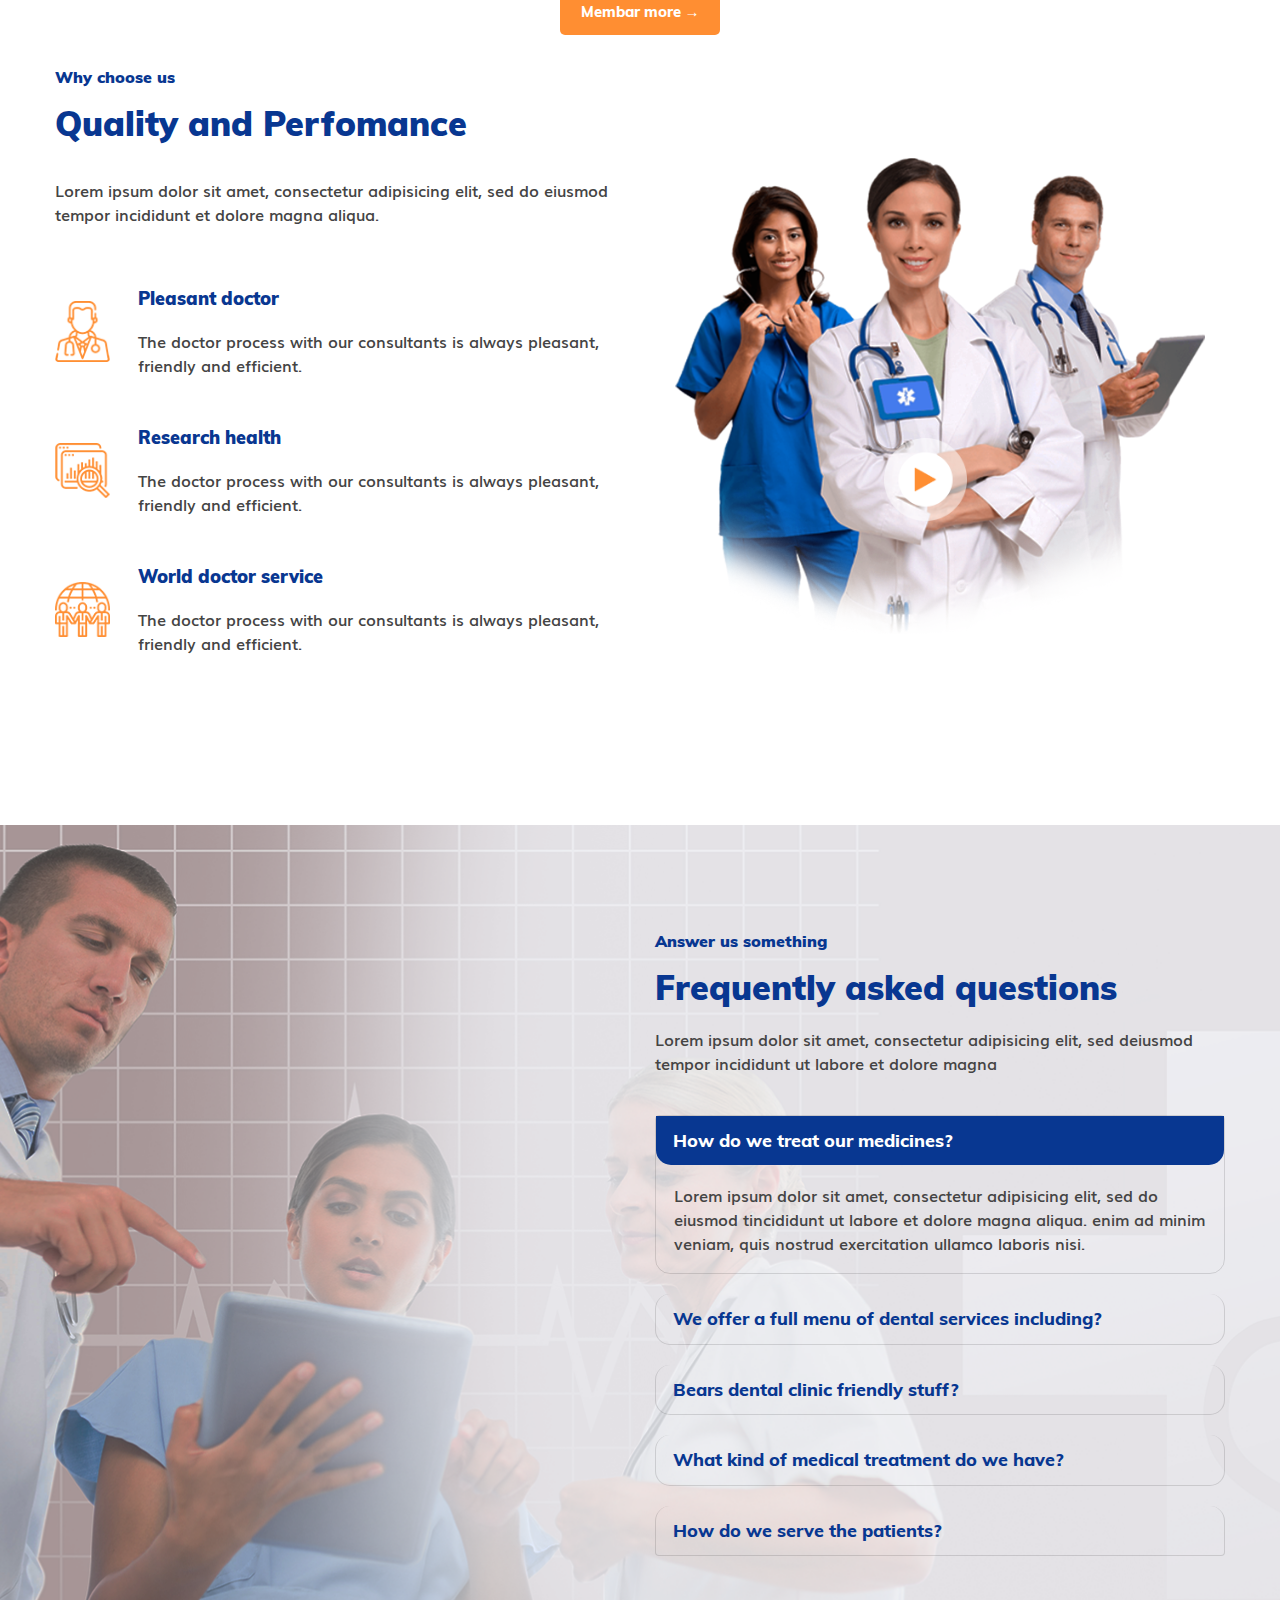
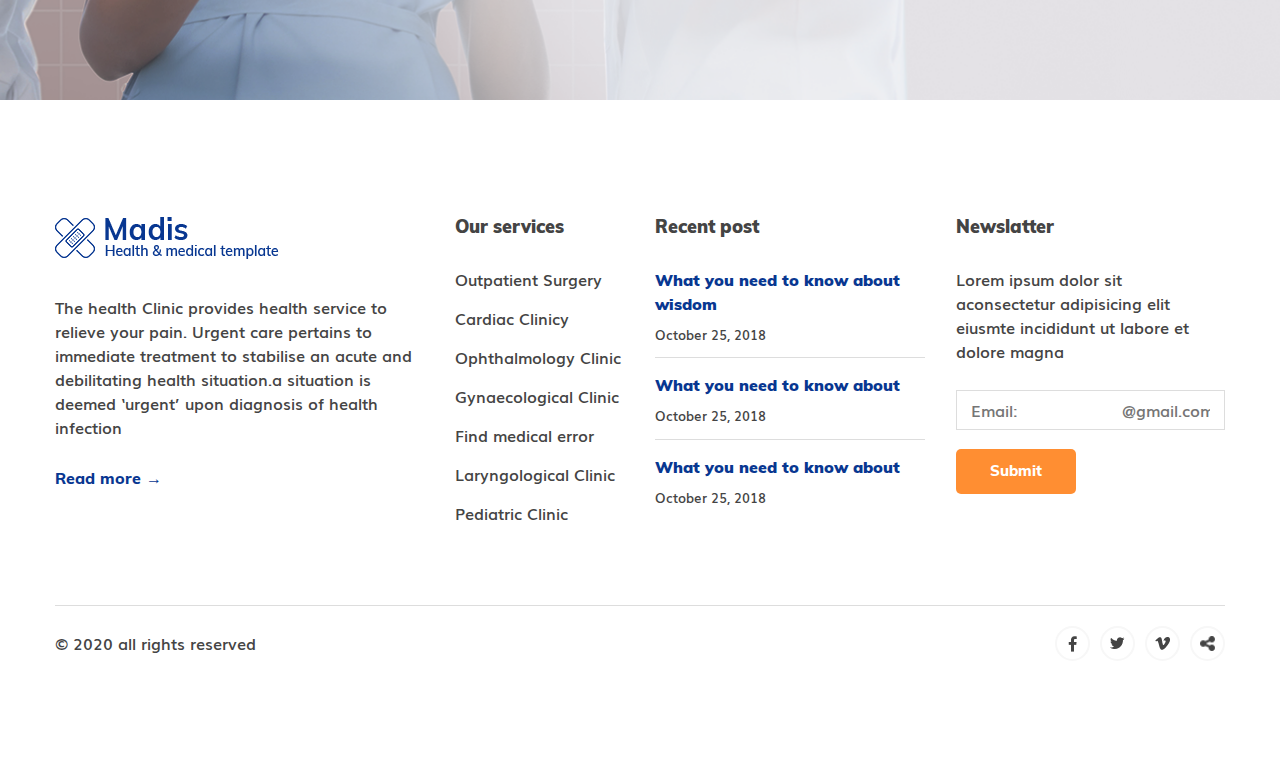
<file: madis/index.html>
<!DOCTYPE html>
<html lang="en">

<head>
    <meta charset="UTF-8">
    <meta http-equiv="X-UA-Compatible" content="IE=edge">
    <meta name="viewport" content="width=device-width, initial-scale=1.0">
    <title>madis</title>
    <!-- BOOTSTRAP CSS -->
    <link rel="stylesheet" href="asset/css/bootstrap.min.css">
    <!-- css font -->
    <link rel="stylesheet" href="asset/css/font.css">

    <!-- css style -->
    <link rel="stylesheet" href="asset/css/style.css">
    <link rel="stylesheet" href="asset/css/owl.carousel.min.css">
    <link rel="stylesheet" href="asset/css/owl.theme.default.min.css">
</head>

<body>

    <header>
        <div class="header_con">
            <div class="container">
                <div class="header_top d-flex justify-content-between align-items-center">
                    <div class="contacts_inner_cnt">
                        <a href="#">Value at your desk. contact us →</a>
                    </div>

                    <ul class="ul_hed_social d-flex justify-content-between align-items-center">
                        <li>
                            <a href="#">Help desk</a>
                        </li>
                        <li>
                            <a href="#">Emergency</a>
                        </li>
                        <li>
                            <a href="#">Contact</a>
                        </li>
                    </ul>


                </div>
            </div>
        </div>
        <nav class="navbar navbar-expand-lg navbar-light navigation">
            <div class="container ">
                <a class="navbar-brand nav_anchor " href="#"><img src="asset/images/logo.png" alt="" class="w-100">
                </a>
                <button class="navbar-toggler collapsed" type="button" data-bs-toggle="collapse"
                    data-bs-target="#navbarSuppoEtedContent" aria-controls="navbarSupportedContent"
                    aria-expanded="false" aria-label="Toggle navigation">
                    <span class="togg_btn toog_btn1"></span>
                    <span class="togg_btn toog_btn2"></span>
                    <span class="togg_btn toog_btn3"></span>

                </button>
                <div class="collapse navbar-collapse   " id="navbarSupportedContent">
                    <ul class="navbar-nav ms-auto  mb-2 mb-lg-0 text-center align-items-center ul_header">
                        <li class="nav-item ">
                            <a class="linkz " aria-current="page" href="#">Home</a>
                        </li>
                        <li class="nav-item ">
                            <a class="linkz " href="#aboutus">Departments</a>
                        </li>
                        <li class="nav-item ">
                            <a class="linkz" href="#ourservices">Timetable</a>
                        </li>
                        <li class="nav-item ">
                            <a class="linkz" href="#protofoliz">Features</a>
                        </li>
                        <li class="nav-item ">
                            <a class="linkz" href="#">Doctors</a>
                        </li>
                        <li class="nav-item ">
                            <a class="linkz" href="#latestnewss"> Post Types</a>
                        </li>

                        <li class="nav-item ">
                            <button class="search_btn"><img src="asset/images/search.png" alt=""></button>
                            <div class="search">
                                <form action="">
                                    <input type="text">
                                </form>
                            </div>
                        </li>
                    </ul>

                </div>

            </div>
        </nav>
    </header>
    <!------------ banner --------------->
    <section class="banner">
        <figure class="banner_bck position-absolute"> <img src="asset/images/banner_bck.png" alt="" class="w-100 h-100">
        </figure>
        <div class="container">
            <div class="banner_cnt_wrap">
                <span class="health">Health our doctors</span>
                <div class="h1_maxx">
                    <h1>Healthcare just for kids.
                        Saving children.</h1>
                        <span class="every">Every day we bring hope to millions of children in the world's</span>
                </div>
              
                <div class="com_anchor">
                    <a href="#">Make an appointments</a>
                </div>
            </div>
        </div>
    </section>
    <!-- welcome -->
    <section class="welcome comspace">
        <div class="container">
            <div class="welcome_cnt_wrap d-flex justify-content-between">
                <div class="welcome_content com">
                    <span class="welcomee">Welcome to muntion</span>
                    <h2>The Best Medical
                        Health Solution</h2>
                    <div class="welco_ptag">
                        <p>Lorem ipsum dolor sit amet, cadipisicing elit, sed do eiusmod tempor incididunt ut labore et
                            dolore magna aliqua. Ut enim ad minim veniam,nostrud exercitation ullamco laboris nisi ut
                            aliquip ex ea commodo consequat.</p>
                    </div>
                    <div class="com_anchor com_discover">
                        <a href="#">Descover more →</a>
                    </div>
                </div>

                <div class="welcome_content welcome_content1 com">
                    <div class="welcom_img">
                        <img src="asset/images/doc1.png" alt="" class="w-100">
                    </div>
                    <div class="welcom_inner_cnt">
                        <h3>How do I get a refill on my
                            prescription?</h3>
                        <div class="wl_inner_ptag">
                            <p>Lorem ipsum dolor sit amconet dipisicing elit, sed do eiusmod tempor</p>
                        </div>
                        <div class="more">
                            <a href="#">Discover more →</a>
                        </div>
                    </div>
                </div>

                <div class="welcome_content welcome_content1 welcome_content2 com">
                    <div class="welcom_img">
                        <img src="asset/images/doc1.png" alt="" class="w-100">
                    </div>
                    <div class="welcom_inner_cnt">
                        <h3>Strong contacts refill on my
                            creative Solutions</h3>
                        <div class="wl_inner_ptag">
                            <p>Lorem ipsum dolor sit amconet dipisicing elit, sed do eiusmod tempor</p>
                        </div>
                        <div class="more">
                            <a href="#">Discover more →</a>
                        </div>
                    </div>
                </div>

            </div>
        </div>
    </section>
    <section class="department">
        <figure class="dep_bck position-absolute"> <img src="asset/images/dep_bck.png" alt="" class="w-100 h-100">
        </figure>
        <div class="container">
            <div class="depart_cnt_wrap d-flex justify-content-between  comspaces ">
                <div class="depart_lft">
                    <div class="depart_lft_content">
                        <h3>Departments</h3>
                        <ul class="ul_dep">
                            <li>
                                <a href="#">Outpatient Surgery</a>
                            </li>
                            <li>
                                <a href="#">Cardiac Clinicy</a>
                            </li>
                            <li>
                                <a href="#">Ophthalmology Clinic</a>
                            </li>
                            <li>
                                <a href="#">Gynaecological Clinic</a>
                            </li>
                            <li>
                                <a href="#">Outpatient Rehabilitation</a>
                            </li>
                            <li>
                                <a href="#">Laryngological Clinic</a>
                            </li>
                            <li>
                                <a href="#">Pediatric Clinic</a>
                            </li>
                            <li>
                                <a href="#">Discover more →</a>
                            </li>
                        </ul>
                    </div>
                </div>
                <div class="depart_rt com">
                    <span class="welcomee welcome1">Learn about more</span>
                    <h2>We are professional team, over
                        25 years of experience passionate
                        about our work</h2>
                    <div class="com_anchor com_about">
                        <a href="#">About more →</a>
                    </div>
                </div>
            </div>
        </div>
    </section>
    <section class="best_mediacal">
        <div class="container">
            <div class="best_cnt_wrap">
                <div class="tabs_wrap">
                    <ul class="tab_class d-flex" id="tabz">
                        <li class="active"><a target="tab1" >our service</a></li>
                        <li><a target="tab2">Our mission</a></li>
                    </ul>
                    <div class="tab_body">
                        <div class="tab1_body activetab" id="tab1">
                            <div class="health_services row">
                                <div class="col-md-12 col-lg-4">
                                    <div class="helth_content">
                                        <span class="welcomee">Our provied service</span>
                                        <div class="max_helth_h2 com">
                                            <h2>The Best madical
                                                Research Solution
                                                health service</h2>
                                        </div>
                                        <div class="helth_ptag com">
                                            <p>Services designed to provide you with in-depth knowledge needed to make
                                                complex decisions in your business. From competitor research for a
                                                growing
                                                startup to multi-year financial analytics for an investment firm.</p>
                                        </div>
                                        <a href="#">Service more →</a>
                                    </div>
                                </div>

                                <div class="col-md-12 col-lg-8">
                                    <div class="helth_cont">
                                        <ul class="ul_helth_whole com d-flex flex-wrap justify-content-between">
                                            <li>
                                                <div class="emergency">
                                                    <div class="ulemergency d-flex align-items-center">
                                                        <span class="emerge"><img src="asset/images/bot1.png"
                                                                alt=""></span>
                                                        <h3>Emergency help</h3>

                                                    </div>
                                                    <div class="emerg_ptag com">
                                                        <p>Services competitor research forgrowing startup to multi-year
                                                            financial</p>
                                                    </div>
                                                </div>
                                            </li>
                                            <li>
                                                <div class="emergency ">
                                                    <div class="ulemergency d-flex align-items-center">
                                                        <span class="emerge"><img src="asset/images/bot2.png"
                                                                alt=""></span>
                                                        <h3>Medical treatment</h3>

                                                    </div>
                                                    <div class="emerg_ptag com">
                                                        <p>Services competitor research forgrowing startup to multi-year
                                                            financial</p>
                                                    </div>
                                                </div>
                                            </li>
                                            <li>
                                                <div class="emergency ">
                                                    <div class="ulemergency d-flex align-items-center">
                                                        <span class="emerge"><img src="asset/images/bot3.png"
                                                                alt=""></span>
                                                        <h3>Medical professionals</h3>

                                                    </div>
                                                    <div class="emerg_ptag com">
                                                        <p>Services competitor research forgrowing startup to multi-year
                                                            financial</p>
                                                    </div>
                                                </div>
                                            </li>
                                            <li>
                                                <div class="emergency">
                                                    <div class="ulemergency d-flex align-items-center">
                                                        <span class="emerge"><img src="asset/images/bot4.png"
                                                                alt=""></span>
                                                        <h3>Qualified doctors</h3>

                                                    </div>
                                                    <div class="emerg_ptag com">
                                                        <p>Services competitor research forgrowing startup to multi-year
                                                            financial</p>
                                                    </div>
                                                </div>
                                            </li>
                                        </ul>

                                    </div>
                                </div>

                            </div>
                        </div>
                        <div class="tab1_body" id="tab2">
                            <div class="health_services row">
                                <div class="col-md-4">
                                    <div class="helth_content">
                                        <span class="welcomee">Our provied service2</span>
                                        <div class="max_helth_h2 com">
                                            <h2>The Best madical
                                                Research Solution
                                                health service</h2>
                                        </div>
                                        <div class="helth_ptag com">
                                            <p>Services designed to provide you with in-depth knowledge needed to make
                                                complex decisions in your business. From competitor research for a
                                                growing
                                                startup to multi-year financial analytics for an investment firm.</p>
                                        </div>
                                        <a href="#">Service more →</a>
                                    </div>
                                </div>

                                <div class="col-md-8">
                                    <div class="helth_cont">
                                        <ul class="ul_helth_whole com d-flex flex-wrap justify-content-between">
                                            <li>
                                                <div class="emergency">
                                                    <div class="ulemergency d-flex align-items-center">
                                                        <span class="emerge"><img src="asset/images/bot1.png"
                                                                alt=""></span>
                                                        <h3>Emergency help</h3>

                                                    </div>
                                                    <div class="emerg_ptag com">
                                                        <p>Services competitor research forgrowing startup to multi-year
                                                            financial</p>
                                                    </div>
                                                </div>
                                            </li>
                                            <li>
                                                <div class="emergency ">
                                                    <div class="ulemergency d-flex align-items-center">
                                                        <span class="emerge"><img src="asset/images/bot2.png"
                                                                alt=""></span>
                                                        <h3>Medical treatment</h3>

                                                    </div>
                                                    <div class="emerg_ptag com">
                                                        <p>Services competitor research forgrowing startup to multi-year
                                                            financial</p>
                                                    </div>
                                                </div>
                                            </li>
                                            <li>
                                                <div class="emergency ">
                                                    <div class="ulemergency d-flex align-items-center">
                                                        <span class="emerge"><img src="asset/images/bot3.png"
                                                                alt=""></span>
                                                        <h3>Medical professionals</h3>

                                                    </div>
                                                    <div class="emerg_ptag com">
                                                        <p>Services competitor research forgrowing startup to multi-year
                                                            financial</p>
                                                    </div>
                                                </div>
                                            </li>
                                            <li>
                                                <div class="emergency">
                                                    <div class="ulemergency d-flex align-items-center">
                                                        <span class="emerge"><img src="asset/images/bot4.png"
                                                                alt=""></span>
                                                        <h3>Qualified doctors</h3>

                                                    </div>
                                                    <div class="emerg_ptag com">
                                                        <p>Services competitor research forgrowing startup to multi-year
                                                            financial</p>
                                                    </div>
                                                </div>
                                            </li>
                                        </ul>

                                    </div>
                                </div>

                            </div>
                        </div>


                    </div>
                </div>
            </div>
        </div>
    </section>
    <section class="review">
        <div class="container">
            <div class="review_cnt_wrap">
                <div class="review_top com">
                    <span class="welcomee welcome1">Our team membar</span>
                    <h2>We have quality complete expert
                        reviews in our company</h2>
                    <div class="review_ptag">
                        <p>Lorem ipsum dolor sit amet, consectetur adipisicing elit, sed do eiusmod tempor incididun
                            labore etdolore magna aliqua. Ut enim ad minim veniam, </p>
                    </div>
                </div>
                <div class="review_btm position-relative">
                    <ul class="ul_review d-flex justify-content-between">
                        <li>
                            <div class="rew_img">
                                <img src="asset/images/g_doc1.png" alt="" class="w-100">
                                <div class="rew_img_content com">
                                    <h3>Dr. Norma Pedric</h3>
                                    <span class="nuro">Neurologiest</span>
                                    <div class="social d-flex justify-content-center">
                                        <span><img src="asset/images/face.png" alt=""></span>
                                        <span><img src="asset/images/tw.png" alt=""></span>
                                        <span><img src="asset/images/wifi.png" alt=""></span>
                                        <span><img src="asset/images/vi.png" alt=""></span>
                                    </div>
                                    <span class="erm">ERM: +099 895 645 258</span>
                                </div>
                            </div>
                        </li>
                        <li>
                            <div class="rew_img">
                                <img src="asset/images/g_doc2.png" alt="" class="w-100">
                                <div class="rew_img_content com">
                                    <h3>Dr. Norma Pedric</h3>
                                    <span class="nuro">Neurologiest</span>
                                    <div class="social d-flex justify-content-center">
                                        <span><img src="asset/images/face.png" alt=""></span>
                                        <span><img src="asset/images/tw.png" alt=""></span>
                                        <span><img src="asset/images/wifi.png" alt=""></span>
                                        <span><img src="asset/images/vi.png" alt=""></span>
                                    </div>
                                    <span class="erm">ERM: +099 895 645 258</span>
                                </div>
                            </div>
                        </li>
                        <li>
                            <div class="rew_img">
                                <img src="asset/images/g_doc3.png" alt="" class="w-100">
                                <div class="rew_img_content com">
                                    <h3>Dr. Norma Pedric</h3>
                                    <span class="nuro">Neurologiest</span>
                                    <div class="social d-flex justify-content-center">
                                        <span><img src="asset/images/face.png" alt=""></span>
                                        <span><img src="asset/images/tw.png" alt=""></span>
                                        <span><img src="asset/images/wifi.png" alt=""></span>
                                        <span><img src="asset/images/vi.png" alt=""></span>
                                    </div>
                                    <span class="erm">ERM: +099 895 645 258</span>
                                </div>
                            </div>
                        </li>
                        <li>
                            <div class="rew_img">
                                <img src="asset/images/g_doc4.png" alt="" class="w-100">
                                <div class="rew_img_content com">
                                    <h3>Dr. Norma Pedric</h3>
                                    <span class="nuro">Neurologiest</span>
                                    <div class="social d-flex justify-content-center">
                                        <span><img src="asset/images/face.png" alt=""></span>
                                        <span><img src="asset/images/tw.png" alt=""></span>
                                        <span><img src="asset/images/wifi.png" alt=""></span>
                                        <span><img src="asset/images/vi.png" alt=""></span>
                                    </div>
                                    <span class="erm">ERM: +099 895 645 258</span>
                                </div>
                            </div>
                        </li>
                    </ul>
                    <div class="com_anchor com_membar com_discover">
                        <a href="#">Membar more →</a>
                    </div>
                </div>
            </div>
        </div>
    </section>
    <section class="choose_us">
        <div class="container">
            <div class="choose_us_wrap d-flex justify-content-between">
                <div class="choose_lft com">
                    <span class="welcomee">Why choose us</span>
                    <h2>Quality and Perfomance</h2>
                    <div class="choose_ptag">
                        <p>Lorem ipsum dolor sit amet, consectetur adipisicing elit, sed do eiusmod tempor incididunt et
                            dolore magna aliqua.</p>
                    </div>
                    <ul class="ul_choose_btm">
                        <li>
                           <div class="quality_img">
                            <span><img src="asset/images/quality1.png" alt=""></span>
                           </div>
                           <div class="quality_content com">
                            <h3>Pleasant doctor</h3>
                             <div class="quality_ptag">
                                <p>The doctor process with our consultants is always
                                    pleasant, friendly and efficient.</p>
                             </div>
                           </div>
                        </li>
                        <li>
                            <div class="quality_img">
                             <span><img src="asset/images/quality2.png" alt=""></span>
                            </div>
                            <div class="quality_content com">
                             <h3>Research health</h3>
                              <div class="quality_ptag">
                                 <p>The doctor process with our consultants is always
                                     pleasant, friendly and efficient.</p>
                              </div>
                            </div>
                         </li>
                         <li>
                            <div class="quality_img">
                             <span><img src="asset/images/quality3.png" alt=""></span>
                            </div>
                            <div class="quality_content com">
                             <h3>World doctor service</h3>
                              <div class="quality_ptag">
                                 <p>The doctor process with our consultants is always
                                     pleasant, friendly and efficient.</p>
                              </div>
                            </div>
                         </li>
                    </ul>
                </div>
                <div class="choose_rt">
                    <div class="choose_rt_img">
                        <button class="pause btn position-absolute"><img src="asset/images/button.png" alt="" class="w-100"></button>
                        <img src="asset/images/docs.png" alt="" class="docs">
                    </div>
                </div>
            </div>
        </div>
    </section>
    <section class="faq">
        <figure class="faq_bck position-absolute"><img src="asset/images/faq_img.png" alt="" class="w-100 h-100"></figure>
        <div class="container">
        <div class="faq_wrap d-flex align-items-center justify-content-between">
            <div class="choose_lft com">
               
                
            </div>
            <div class="choose_rt com">
                <span class="welcomee">Answer us something</span>
                <h2>Frequently asked questions</h2>
                <div class="faq_ptag">
                    <p>Lorem ipsum dolor sit amet, consectetur adipisicing elit, sed deiusmod tempor incididunt ut labore et dolore magna</p>
                </div>
                <div class="accordion" id="accordionPanelsStayOpenExample">
                    <div class="accordion-item">
                      <h2 class="accordion-header" id="panelsStayOpen-headingOne">
                        <button class="accordion-button" type="button" data-bs-toggle="collapse" data-bs-target="#panelsStayOpen-collapseOne" aria-expanded="true" aria-controls="panelsStayOpen-collapseOne">
                            How do we treat our medicines?
                        </button>
                      </h2>
                      <div id="panelsStayOpen-collapseOne" class="accordion-collapse collapse show" aria-labelledby="panelsStayOpen-headingOne">
                        <div class="accordion-body">
                         <p>Lorem ipsum dolor sit amet, consectetur adipisicing elit, sed do eiusmod tincididunt ut labore et dolore magna aliqua. enim ad minim veniam, quis nostrud exercitation ullamco laboris nisi.</p>
                        </div>
                      </div>
                    </div>
                    <div class="accordion-item">
                      <h2 class="accordion-header" id="panelsStayOpen-headingTwo">
                        <button class="accordion-button collapsed" type="button" data-bs-toggle="collapse" data-bs-target="#panelsStayOpen-collapseTwo" aria-expanded="false" aria-controls="panelsStayOpen-collapseTwo">
                            We offer a full menu of dental services including?
                        </button>
                      </h2>
                      <div id="panelsStayOpen-collapseTwo" class="accordion-collapse collapse" aria-labelledby="panelsStayOpen-headingTwo">
                        <div class="accordion-body">
                            <p>Lorem ipsum dolor sit amet, consectetur adipisicing elit, sed do eiusmod tincididunt ut labore et dolore magna aliqua. enim ad minim veniam, quis nostrud exercitation ullamco laboris nisi.</p>
                        </div>
                      </div>
                    </div>
                    <div class="accordion-item">
                      <h2 class="accordion-header" id="panelsStayOpen-headingThree">
                        <button class="accordion-button collapsed" type="button" data-bs-toggle="collapse" data-bs-target="#panelsStayOpen-collapseThree" aria-expanded="false" aria-controls="panelsStayOpen-collapseThree">
                            Bears dental clinic friendly stuff?
                        </button>
                      </h2>
                      <div id="panelsStayOpen-collapseThree" class="accordion-collapse collapse" aria-labelledby="panelsStayOpen-headingThree">
                        <div class="accordion-body">
                            <p>Lorem ipsum dolor sit amet, consectetur adipisicing elit, sed do eiusmod tincididunt ut labore et dolore magna aliqua. enim ad minim veniam, quis nostrud exercitation ullamco laboris nisi.</p>
                        </div>
                      </div>
                    </div>
                    <div class="accordion-item">
                        <h2 class="accordion-header" id="panelsStayOpen-headingFour">
                          <button class="accordion-button collapsed" type="button" data-bs-toggle="collapse" data-bs-target="#panelsStayOpen-collapseFour" aria-expanded="false" aria-controls="panelsStayOpen-collapseFour">
                            What kind of medical treatment do we have?
                          </button>
                        </h2>
                        <div id="panelsStayOpen-collapseFour" class="accordion-collapse collapse" aria-labelledby="panelsStayOpen-headingFour">
                          <div class="accordion-body">
                            <p>Lorem ipsum dolor sit amet, consectetur adipisicing elit, sed do eiusmod tincididunt ut labore et dolore magna aliqua. enim ad minim veniam, quis nostrud exercitation ullamco laboris nisi.</p>
                          </div>
                        </div>
                      </div>
                      <div class="accordion-item">
                        <h2 class="accordion-header" id="panelsStayOpen-headingFive">
                          <button class="accordion-button collapsed" type="button" data-bs-toggle="collapse" data-bs-target="#panelsStayOpen-collapseFive" aria-expanded="false" aria-controls="panelsStayOpen-collapseFive">
                            How do we serve the patients?
                          </button>
                        </h2>
                        <div id="panelsStayOpen-collapseFive" class="accordion-collapse collapse" aria-labelledby="panelsStayOpen-headingFive">
                          <div class="accordion-body">
                            <p>Lorem ipsum dolor sit amet, consectetur adipisicing elit, sed do eiusmod tincididunt ut labore et dolore magna aliqua. enim ad minim veniam, quis nostrud exercitation ullamco laboris nisi.</p>
                          </div>
                        </div>
                      </div>
                  </div>
            </div>
        </div>
    </div>
    </section>
    <footer>
        <div class="container">
            <div class="foot_wrapper d-flex justify-content-between">
                <div class="footer_logo">
                    <div class="logo_imgs">
                        <img src="asset/images/logo.png" alt="" class="w-100">
                    </div>
                    <div class="footer_ptag com">
                        <p>The health Clinic provides health service to relieve
                            your pain. Urgent care pertains to immediate 
                           treatment to stabilise an acute and debilitating 
                           health situation.a situation is deemed ‘urgent’ 
                           upon diagnosis of health infection</p>
                    </div>
                    <a href="#">Read more →</a>
                </div>
                <div class="footer_service com">
                   <h3>Our services</h3>
                    <ul class="ul_footer">
                     <li>
                        <a href="#">Outpatient Surgery</a>
                     </li>
                     <li>
                        <a href="#">Cardiac Clinicy</a>
                     </li>
                     <li>
                        <a href="#">Ophthalmology Clinic</a>
                     </li>
                     <li>
                        <a href="#">Gynaecological Clinic</a>
                     </li>
                     <li>
                        <a href="#">Find medical error</a>
                     </li>
                     <li>
                        <a href="#">Laryngological Clinic</a>
                     </li>
                     <li>
                        <a href="#">Pediatric Clinic</a>
                     </li>
                    </ul>

                </div>

                <div class="footer_recent com">
                    <h3>Recent post</h3>
                    <ul class="ulfooter_recent">
                        <li>
                            <a href="#" class="need_to">What you need to know about 
                                wisdom</a>
                                <span class="date">October 25, 2018 </span>
                        </li>
                        <li>
                            <a href="#" class="need_to">What you need to know about</a>
                                <span class="date">October 25, 2018 </span>
                        </li>
                        <li>
                            <a href="#" class="need_to">What you need to know about</a>
                                <span class="date">October 25, 2018 </span>
                        </li>
                    </ul>
     
                 </div>

                 <div class="footer_news com">
                    <h3>Newslatter</h3>
                     <div class="footer_news_ptag com">
                        <p>Lorem ipsum dolor sit aconsectetur adipisicing elit eiusmte incididunt ut labore et dolore magna</p>
                     </div>
                    <div class="footer_inputs">
                        <form action="">
                            <input type="text" placeholder="Email:                     @gmail.com">
                            <div class="com_anchor com_discover com_submit">
                                <a href="#">Submit</a>
                            </div>
                         </form>
                    </div>
 
                 </div>

            </div>
            <div class="footer_btm com d-flex justify-content-between align-items-center" >
                <p>© 2020 all rights reserved</p>
                <ul class="ul_social d-flex">
                    <li>
                        <a href="#"><img src="asset/images/bl_fc.png" alt="" class="w-100"></a>
                    </li>
                    <li>
                        <a href="#"><img src="asset/images/bl_tw.png" alt=""  class="w-100"></a>
                    </li>
                    <li>
                        <a href="#"><img src="asset/images/bl_vi.png" alt=""  class="w-100"></a>
                    </li>
                    <li>
                        <a href="#"><img src="asset/images/bl_sh.png" alt=""  class="w-100"></a>
                    </li>

                </ul>
            </div>
        </div>  
    </footer>

    <!----------------------- JQUERY ----------------->
    <script src="asset/js/jquery-min.js"></script>
    <!-- BOOTSTRAP JS -->
    <script src="asset/js/bootstrap.bundle.min.js"></script>
    <!----------------------- OWL CAROUSEL ----------------->
    <script src="asset/js/owl.carousel.min.js"></script>
    <!-- select jquery -->

    <script src="asset/js/script.js"></script>


</body>

</html>
</file>
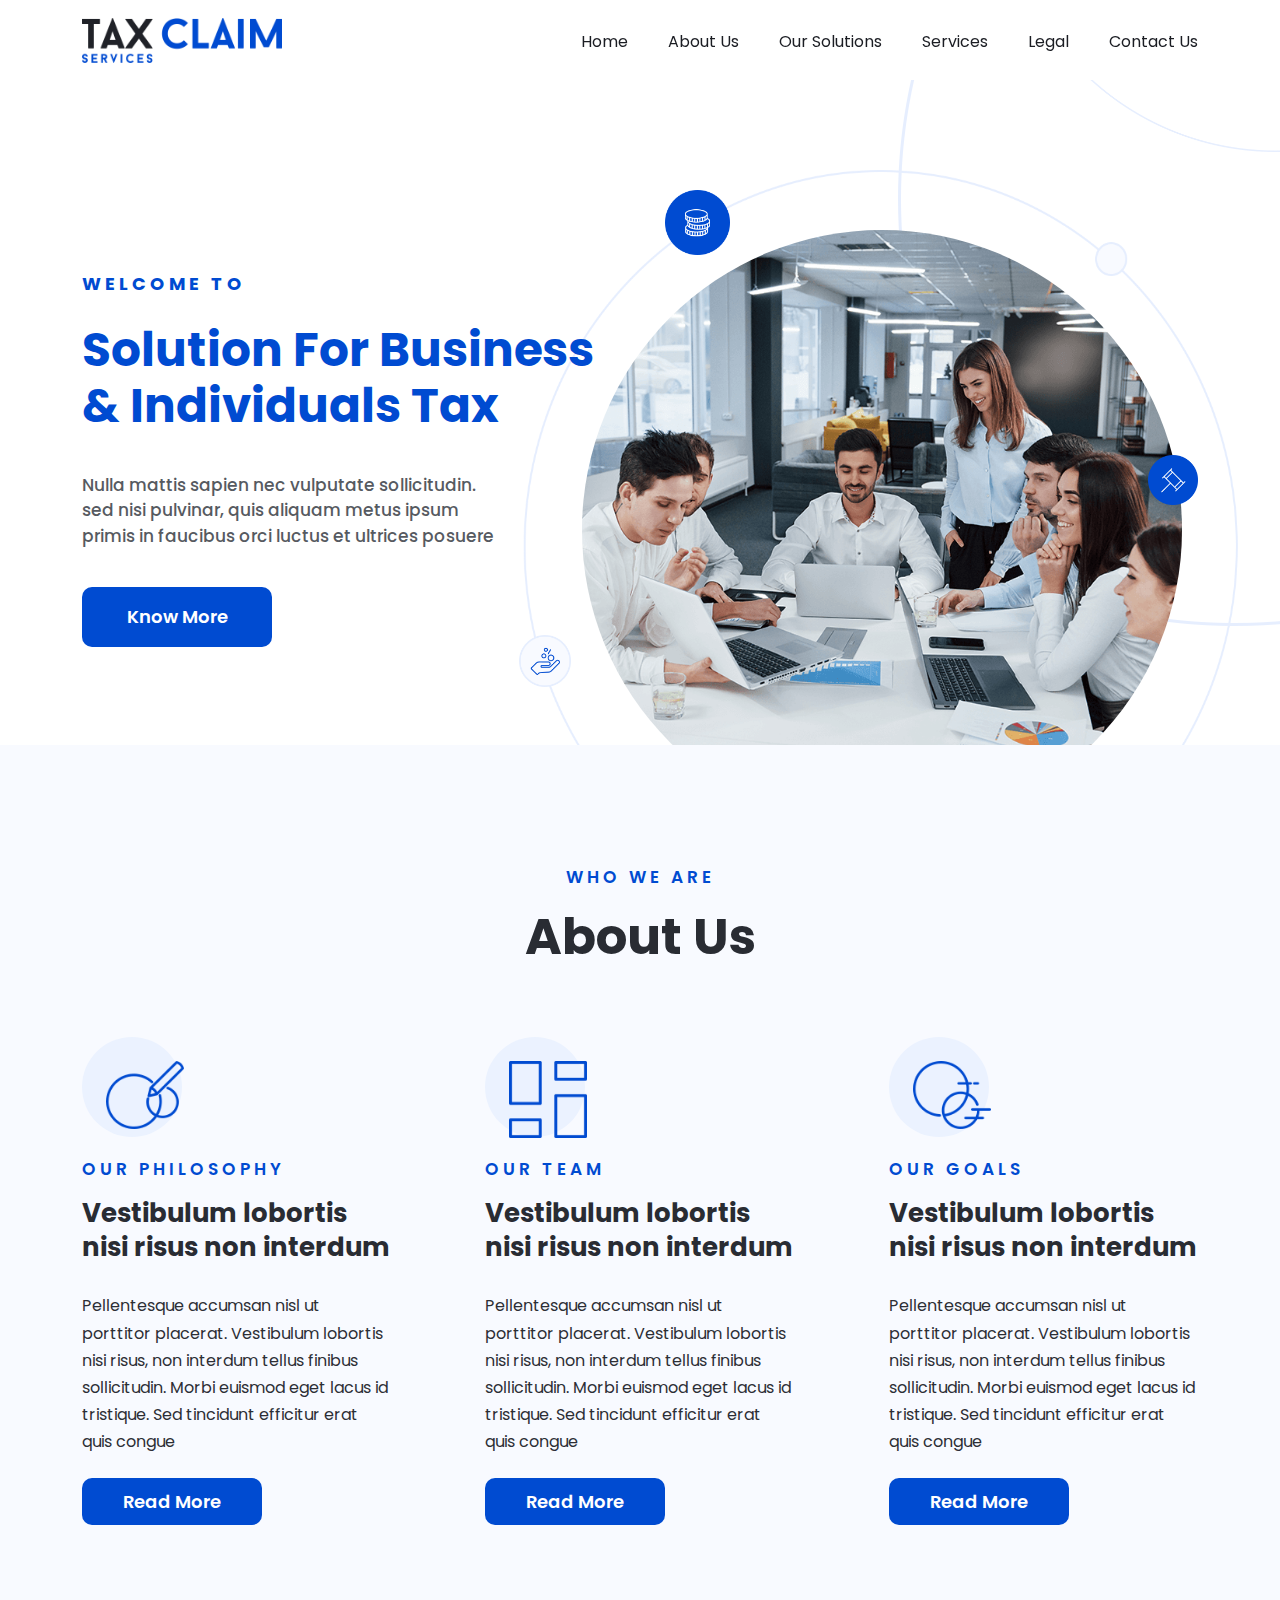
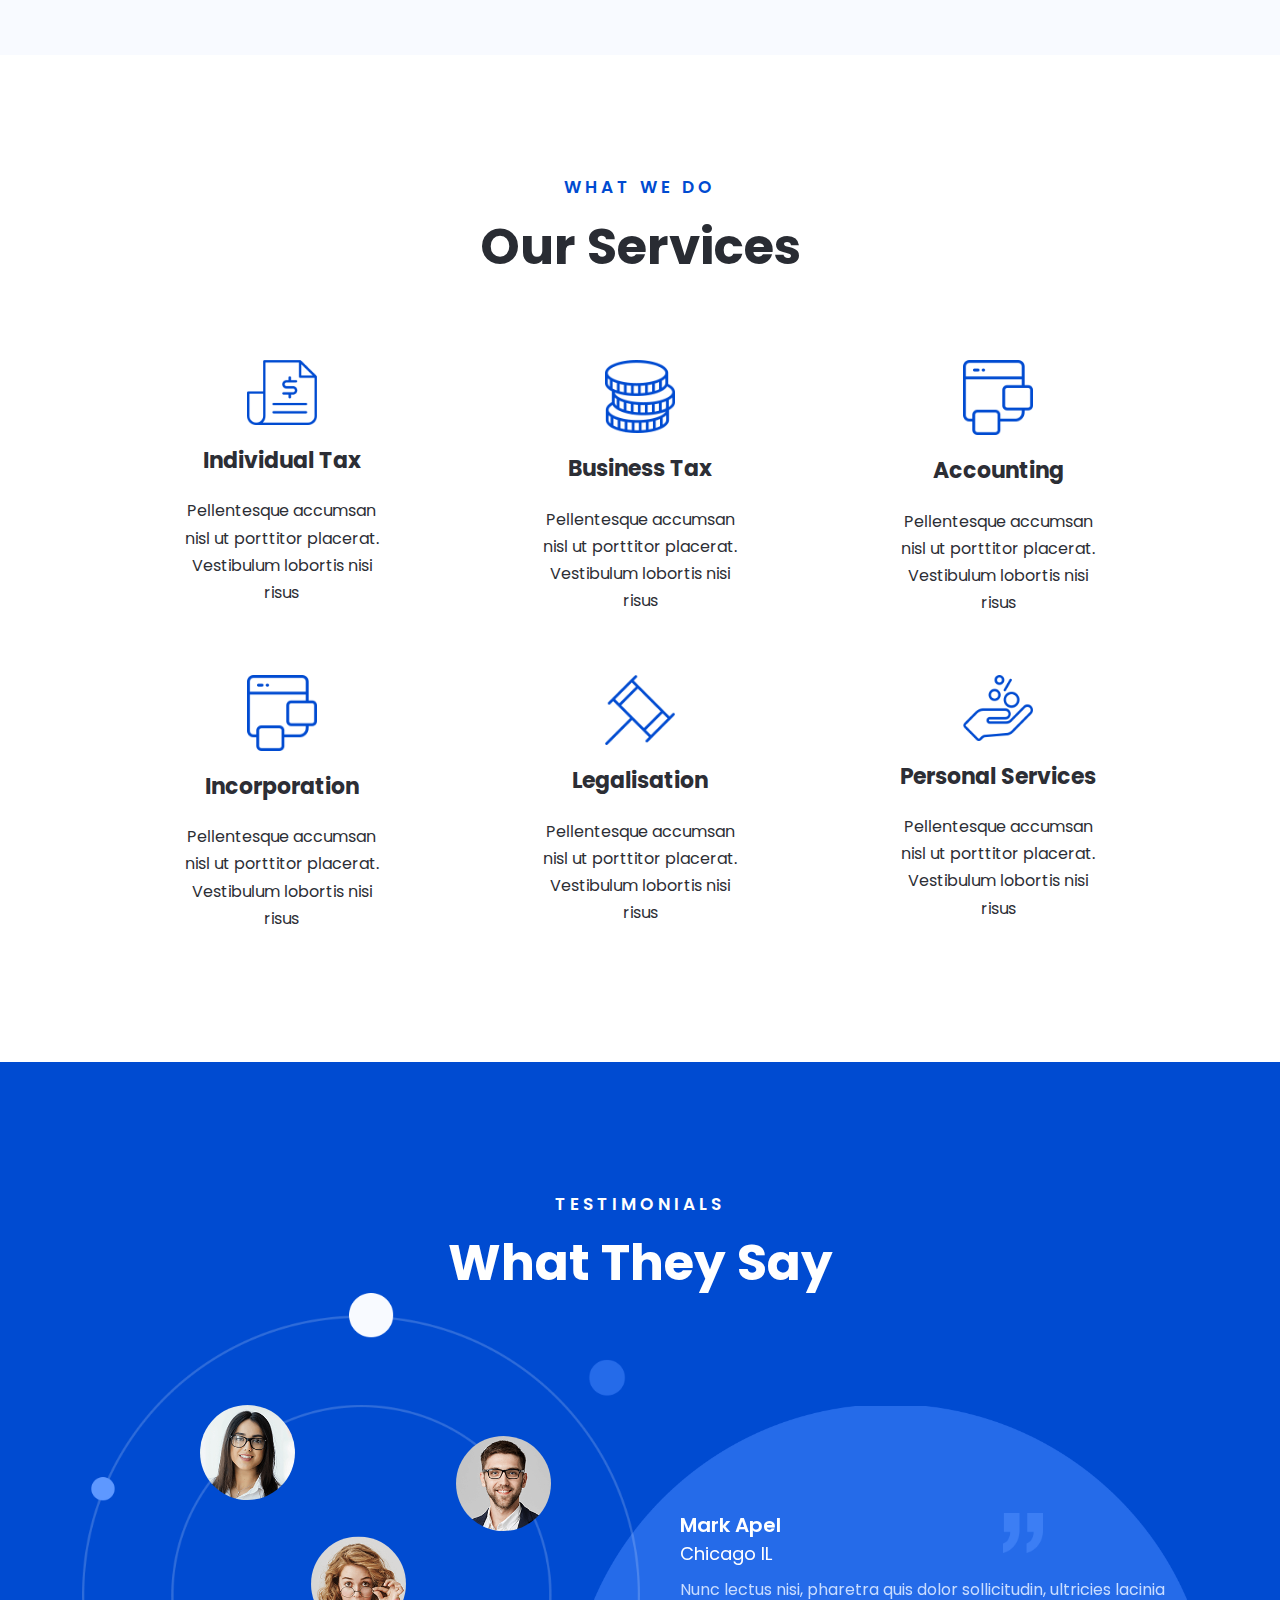
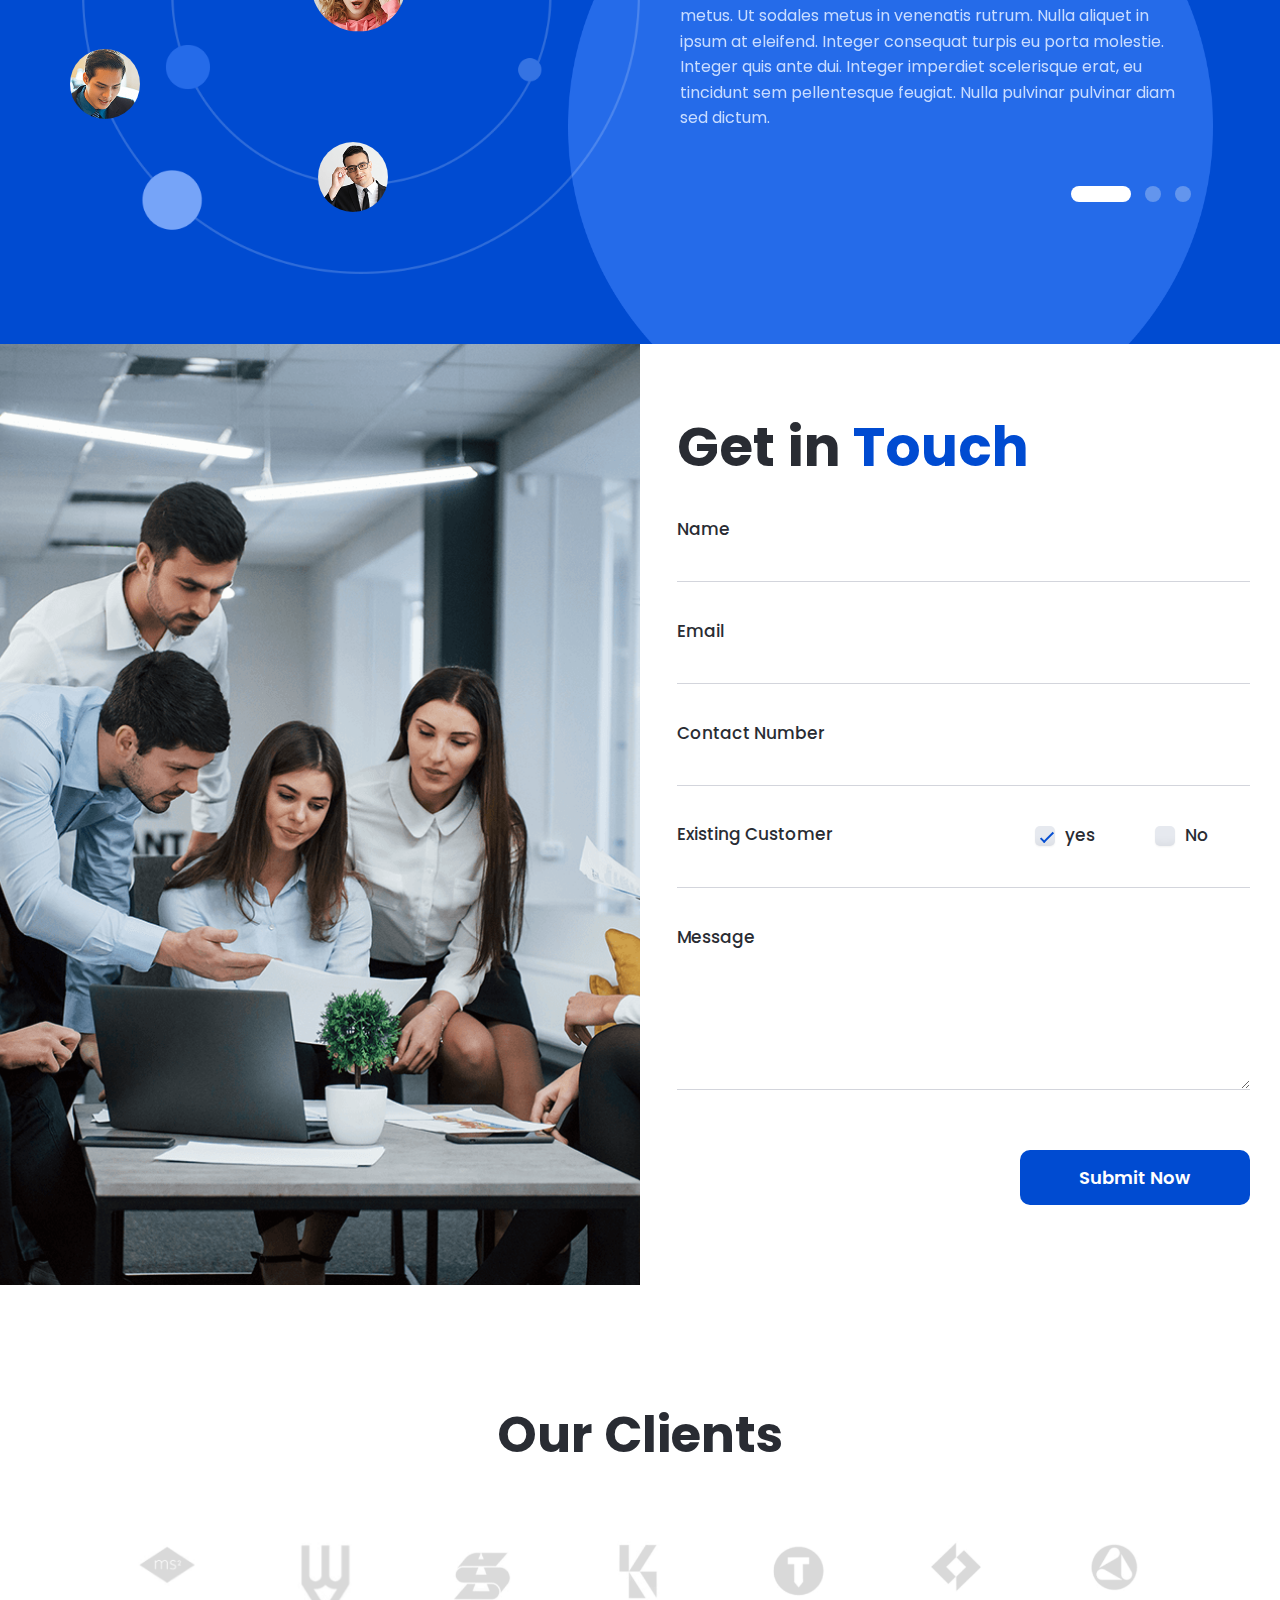
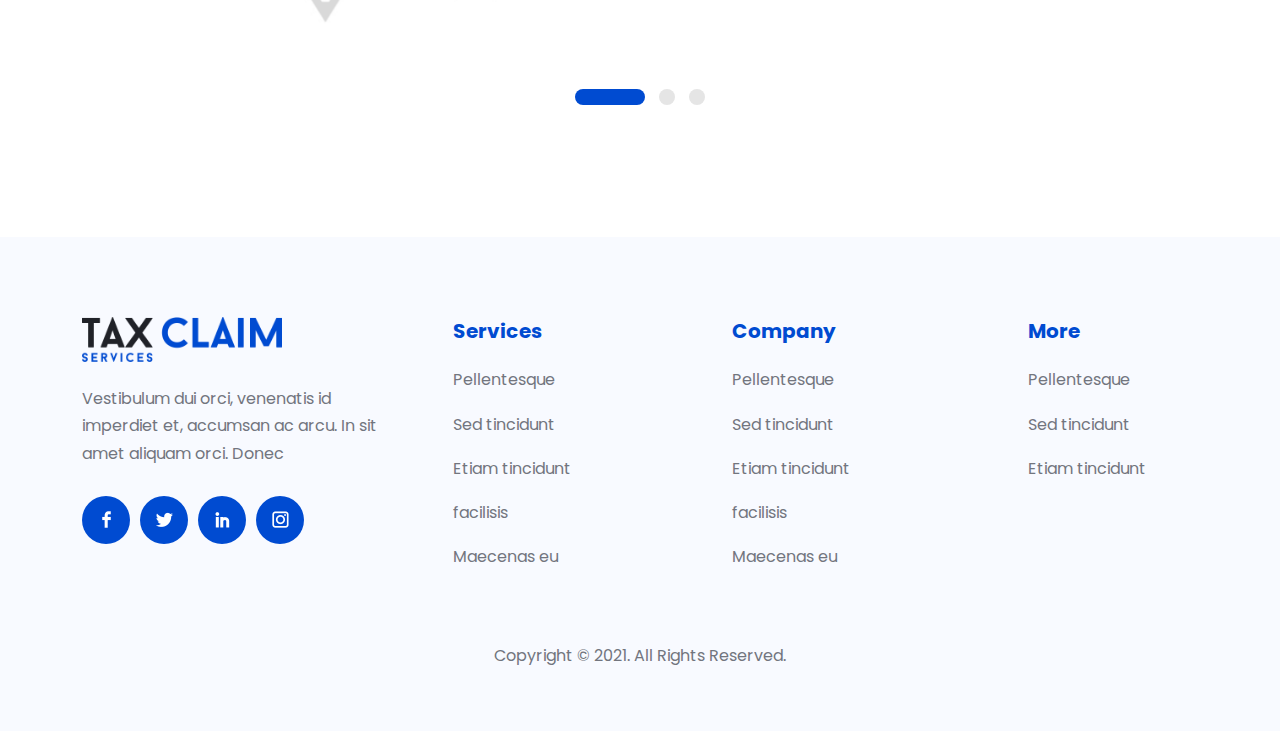
<file: tax_claim/index.html>
<!DOCTYPE html>
<html lang="en">

<head>
    <meta charset="UTF-8">
    <meta http-equiv="X-UA-Compatible" content="IE=edge">
    <meta name="viewport" content="width=device-width, initial-scale=1.0">
    <title>tax</title>
    <!-- BOOTSTRAP CSS -->
    <link rel="stylesheet" href="asset/css/bootstrap.min.css">
    <!-- css font -->
    <link rel="stylesheet" href="asset/css/font.css">

    <!-- css style -->
    <link rel="stylesheet" href="asset/css/style.css">
    <link rel="stylesheet" href="asset/css/owl.carousel.min.css">
    <link rel="stylesheet" href="asset/css/owl.theme.default.min.css">
</head>

<body>

    <header>
        <nav class="navbar navbar-expand-lg navbar-light navigation p-0">
            <div class="container ">
                <a class="navbar-brand nav_anchor " href="index.html"><img src="asset/images/logo.png" alt="" class="w-100">
                </a>
                <button class="navbar-toggler collapsed" type="button" data-bs-toggle="collapse"
                    data-bs-target="#navbarSuppoEtedContent" aria-controls="navbarSupportedContent"
                    aria-expanded="false" aria-label="Toggle navigation">
                    <span class="togg_btn toog_btn1"></span>
                    <span class="togg_btn toog_btn2"></span>
                    <span class="togg_btn toog_btn3"></span>

                </button>
                <div class="collapse navbar-collapse   " id="navbarSupportedContent">
                    <ul class="navbar-nav ms-auto  mb-2 mb-lg-0 text-center align-items-center ul_header">
                        <li class="nav-item ">
                            <a class="linkz " aria-current="page" href="#banner">Home</a>
                        </li>
                        <li class="nav-item ">
                            <a class="linkz " href="#aboutt">About Us</a>
                        </li>
                        <li class="nav-item ">
                            <a class="linkz" href="#client">Our Solutions </a>
                        </li>
                        <li class="nav-item ">
                            <a class="linkz" href="#service">Services</a>
                        </li>
                        <li class="nav-item ">
                            <a class="linkz" href="#legal">Legal</a>
                        </li>
                        <li class="nav-item ">
                            <a class="linkz" href="#touch"> Contact Us</a>
                        </li>


                    </ul>

                </div>

            </div>
        </nav>
    </header>
    <!------------ banner --------------->
    <section class="banner" id="banner">
        <figure class="position-absolute curve"><img src="asset/images/curve.png" alt="" class="w-100"></figure>
        <figure class="position-absolute curve_upper"><img src="asset/images/banner_upper_line.png" alt="" class="w-100"></figure>
        <figure class="position-absolute right_curve"><img src="asset/images/right_cr.png" alt="" class="w-100"></figure>
        <div class="container">
            <div class="banner_wrap d-flex">
                <div class="banner_lft">
                    <span class="welcome">WELCOME TO</span>
                    <h1>Solution For Business
                        & Individuals Tax</h1>
                    <div class="banner_ptag">
                        <p>Nulla mattis sapien nec vulputate sollicitudin. </p>
                        <p>
                            sed nisi pulvinar, quis aliquam metus ipsum primis in
                            faucibus orci luctus et ultrices posuere</p>
                    </div>
                    <div class="com_anchor">
                        <a href="#">Know More</a>
                    </div>
                </div>
                <div class="banner_rt">
                    <figure class="position-absolute fades"> <img src="asset/images/fade.png" alt=""
                            class="w-100 h-100"></figure>
                            <figure class="position-absolute banner_img1"><img src="asset/images/banner_im1.png" alt="" class="w-100"></figure>
                            <figure class="position-absolute hammer"><img src="asset/images/hammer.png" alt="" class="w-100"></figure>
                            <figure class="position-absolute hand"><img src="asset/images/hand.png" alt="" class="w-100"></figure>
                    <div class="banner_img">
                        <img src="asset/images/banner_img.png" alt="">
                    </div>
                </div>
            </div>
        </div>
    </section>
    <!----------------------- about_us ----------------->
    <section class="about_us section_space" id="aboutt">
        <div class="container">
            <div class="about_us_wrap">
                <div class="com_head com">
                    <span>Who We Are</span>
                    <h2>About Us</h2>
                </div>
                <ul class="ul_about_content d-flex">
                    <li>
                        <figure class="pen"><img src="asset/images/pen.png" alt=""></figure>
                        <span class="philosophy">our philosophy</span>
                        <h3>Vestibulum lobortis nisi
                            risus non interdum</h3>
                        <div class="about_ptag com">
                            <p>Pellentesque accumsan nisl ut porttitor placerat. Vestibulum lobortis nisi risus, non
                                interdum tellus finibus sollicitudin. Morbi euismod eget lacus id tristique. Sed
                                tincidunt efficitur erat quis congue</p>
                        </div>
                        <div class="com_anchor com_read">
                            <a href="#">Read More</a>
                        </div>
                    </li>
                    <li>
                        <figure class="pen"><img src="asset/images/square.png" alt=""></figure>
                        <span class="philosophy">our team</span>
                        <h3>Vestibulum lobortis nisi
                            risus non interdum</h3>
                        <div class="about_ptag com">
                            <p>Pellentesque accumsan nisl ut porttitor placerat. Vestibulum lobortis nisi risus, non
                                interdum tellus finibus sollicitudin. Morbi euismod eget lacus id tristique. Sed
                                tincidunt efficitur erat quis congue</p>
                        </div>
                        <div class="com_anchor com_read">
                            <a href="#">Read More</a>
                        </div>
                    </li>
                    <li>
                        <figure class="pen"><img src="asset/images/circle.png" alt=""></figure>
                        <span class="philosophy">our goals</span>
                        <h3>Vestibulum lobortis nisi
                            risus non interdum</h3>
                        <div class="about_ptag com">
                            <p>Pellentesque accumsan nisl ut porttitor placerat. Vestibulum lobortis nisi risus, non
                                interdum tellus finibus sollicitudin. Morbi euismod eget lacus id tristique. Sed
                                tincidunt efficitur erat quis congue</p>
                        </div>
                        <div class="com_anchor com_read">
                            <a href="#">Read More</a>
                        </div>
                    </li>
                </ul>
            </div>
        </div>
    </section>
    <!----------------------- service ----------------->
    <section class="service section_space" id="service">
        <div class="container">
            <div class="service_wrap">
                <div class="com_head com">
                    <span>What we do</span>
                    <h2>Our Services</h2>
                </div>
                <div class="service_btm">
                    <ul class="ul_Seervices d-flex flex-wrap">
                        <li>
                            <figure><img src="asset/images/service_img1.png" alt=""></figure>
                            <h3>Individual Tax</h3>
                            <div class="service_ptagv com">
                                <p>Pellentesque accumsan nisl ut porttitor placerat. Vestibulum lobortis nisi risus</p>
                            </div>
                        </li>
                        <li>
                            <figure><img src="asset/images/service_img2.png" alt=""></figure>
                            <h3>Business Tax</h3>
                            <div class="service_ptagv com">
                                <p>Pellentesque accumsan nisl ut porttitor placerat. Vestibulum lobortis nisi risus</p>
                            </div>
                        </li>
                        <li>
                            <figure><img src="asset/images/service_img3.png" alt=""></figure>
                            <h3>Accounting</h3>
                            <div class="service_ptagv com">
                                <p>Pellentesque accumsan nisl ut porttitor placerat. Vestibulum lobortis nisi risus</p>
                            </div>
                        </li>
                        <li>
                            <figure><img src="asset/images/service_img4.png" alt=""></figure>
                            <h3>Incorporation</h3>
                            <div class="service_ptagv com">
                                <p>Pellentesque accumsan nisl ut porttitor placerat. Vestibulum lobortis nisi risus</p>
                            </div>
                        </li>
                        <li>
                            <figure><img src="asset/images/service_img5.png" alt=""></figure>
                            <h3>Legalisation</h3>
                            <div class="service_ptagv com">
                                <p>Pellentesque accumsan nisl ut porttitor placerat. Vestibulum lobortis nisi risus</p>
                            </div>
                        </li>
                        <li>
                            <figure><img src="asset/images/service_img6.png" alt=""></figure>
                            <h3>Personal Services</h3>
                            <div class="service_ptagv com">
                                <p>Pellentesque accumsan nisl ut porttitor placerat. Vestibulum lobortis nisi risus</p>
                            </div>
                        </li>
                    </ul>
                </div>

            </div>
        </div>
    </section>
    <!----------------------- they_say ----------------->
    <section class="they_say" id="legal">
        <div class="container">
            <div class="they_say_wrap">
                <div class="com_head com com_white_hd">
                    <span>Testimonials</span>
                    <h2>What They Say</h2>
                </div>
                <div class="they_btm d-flex align-items-end">
                    <div class="they_say_lft">
                        <img src="asset/images/circless.png" alt="" class="w-100">
                        <figure class="position-absolute they_say_imgs"><img src="asset/images/they_say_man2.png" alt=""
                                class="w-100"></figure>
                        <figure class="position-absolute they_say_imgs they_say_imgs1"><img
                                src="asset/images/they_say_man1.png" alt="" class="w-100"></figure>
                        <figure class="position-absolute they_say_imgs they_say_imgs2"><img
                                src="asset/images/they_say_man3.png" alt="" class="w-100"></figure>
                        <figure class="position-absolute they_say_imgs they_say_imgs3"><img
                                src="asset/images/they_say_man4.png" alt="" class="w-100"></figure>
                        <figure class="position-absolute they_say_imgs they_say_imgs3 they_say_imgs4"><img
                                src="asset/images/they_say_man5.png" alt="" class="w-100"></figure>
                    </div>
                    <div class="they_say_rt">
                        <div class="owl-carousel latest_owl owl-theme">
                            <div class="mark_content ">
                                <div class="mark_top d-flex justify-content-between">
                                    <div class="mark_lft">
                                        <span class="apel">Mark Apel</span>
                                        <span class="chicago">Chicago IL</span>
                                    </div>
                                    <div class="mark_rt">
                                        <img src="asset/images/quote.png" alt="">
                                    </div>
                                </div>
                                <div class="they_say_ptag">
                                    <p>Nunc lectus nisi, pharetra quis dolor sollicitudin, ultricies lacinia metus.
                                        Ut sodales metus in venenatis rutrum. Nulla aliquet in ipsum at eleifend.
                                        Integer consequat turpis eu porta molestie. Integer quis ante dui. Integer
                                        imperdiet scelerisque erat, eu tincidunt sem pellentesque feugiat. Nulla
                                        pulvinar pulvinar diam sed dictum.
                                    </p>
                                </div>
                            </div>
                            <div class="mark_content ">
                                <div class="mark_top d-flex justify-content-between">
                                    <div class="mark_lft">
                                        <span class="apel">Mark Apel</span>
                                        <span class="chicago">Chicago IL</span>
                                    </div>
                                    <div class="mark_rt">
                                        <img src="asset/images/quote.png" alt="">
                                    </div>
                                </div>
                                <div class="they_say_ptag">
                                    <p>Nunc lectus nisi, pharetra quis dolor sollicitudin, ultricies lacinia metus.
                                        Ut sodales metus in venenatis rutrum. Nulla aliquet in ipsum at eleifend.
                                        Integer consequat turpis eu porta molestie. Integer quis ante dui. Integer
                                        imperdiet scelerisque erat, eu tincidunt sem pellentesque feugiat. Nulla
                                        pulvinar pulvinar diam sed dictum.
                                    </p>
                                </div>
                            </div>
                            <div class="mark_content ">
                                <div class="mark_top d-flex justify-content-between">
                                    <div class="mark_lft">
                                        <span class="apel">Mark Apel</span>
                                        <span class="chicago">Chicago IL</span>
                                    </div>
                                    <div class="mark_rt">
                                        <img src="asset/images/quote.png" alt="">
                                    </div>
                                </div>
                                <div class="they_say_ptag">
                                    <p>Nunc lectus nisi, pharetra quis dolor sollicitudin, ultricies lacinia metus.
                                        Ut sodales metus in venenatis rutrum. Nulla aliquet in ipsum at eleifend.
                                        Integer consequat turpis eu porta molestie. Integer quis ante dui. Integer
                                        imperdiet scelerisque erat, eu tincidunt sem pellentesque feugiat. Nulla
                                        pulvinar pulvinar diam sed dictum.
                                    </p>
                                </div>
                            </div>
                        </div>
                    </div>
                </div>
            </div>
        </div>
    </section>
    <!-- touch -->
    <section class="touch" id="touch">
        <div class="touch_wrap d-flex">
            <div class="touch_lft">
                <img src="asset/images/many.png" alt="" class="w-100 h-100">
            </div>
            <div class="touch_rt">
                <h2>Get in <span class="touch_h2"> Touch</span></h2>
                <div class="touch_form">
                    <form action="">
                        <label>Name</label>
                        <div class="form_input">
                            <input type="text">
                        </div>
                        <label>Email</label>
                        <div class="form_input">
                            <input type="text">
                        </div>
                        <label>Contact Number</label>
                        <div class="form_input">
                            <input type="text">
                        </div>
                        <div class="checkboxs d-flex justify-content-between">
                            <label>Existing Customer</label>
                            <div class="tick d-flex">
                                <div class="form_inputs">
                                    <input type="radio" id="yes" checked="checked" name="check">
                                    <label for="yes">yes</label>
                                </div>
                                <div class="form_inputs form_inputs1">
                                    <input type="radio" id="no" name="check">
                                    <label for="no">No</label>
                                </div>
                            </div>
                        </div>
                        <div class="form_input">
                            <input type="text">
                        </div>
                        <label>Message</label>
                        <div class="form_inputz">
                            <textarea name="" id="" cols="20" rows="5"></textarea>
                        </div>
                        <div class="com_submit">
                            <button>Submit Now</button>
                        </div>
                    </form>
                </div>
            </div>
        </div>
    </section>
    <!-- client -->
    <section class="client" id="client">
        <div class="container">
            <div class="client_wrap">
                <div class="com_head com">
                    <h2>Our Clients</h2>
                </div>
                <div class="client_btm">
                    <div class="owl-carousel owl-theme">
                        <div class="client_content ">
                           <a href="#"> <img src="asset/images/client_img7.png" alt=""></a>
                        </div>
                        <div class="client_content ">
                            <a href="#"> <img src="asset/images/client_img6.png" alt=""></a>
                        </div>
                        <div class="client_content ">
                            <a href="#"> <img src="asset/images/client_img5.png" alt=""></a>
                        </div>
                        <div class="client_content ">
                            <a href="#"> <img src="asset/images/client_img4.png" alt=""></a>
                        </div>
                        <div class="client_content ">
                            <a href="#"> <img src="asset/images/client_img3.png" alt=""></a>
                        </div>
                        <div class="client_content ">
                            <a href="#"> <img src="asset/images/client_img2.png" alt=""></a>
                        </div>
                        <div class="client_content ">
                            <a href="#"> <img src="asset/images/client_img1.png" alt=""></a>
                        </div>
                        <div class="client_content ">
                            <a href="#"> <img src="asset/images/client_img7.png" alt=""></a>
                         </div>
                         <div class="client_content ">
                             <a href="#"> <img src="asset/images/client_img6.png" alt=""></a>
                         </div>
                         <div class="client_content ">
                             <a href="#"> <img src="asset/images/client_img5.png" alt=""></a>
                         </div>
                         <div class="client_content ">
                             <a href="#"> <img src="asset/images/client_img4.png" alt=""></a>
                         </div>
                         <div class="client_content ">
                             <a href="#"> <img src="asset/images/client_img3.png" alt=""></a>
                         </div>
                         <div class="client_content ">
                             <a href="#"> <img src="asset/images/client_img2.png" alt=""></a>
                         </div>
                         <div class="client_content ">
                             <a href="#"> <img src="asset/images/client_img1.png" alt=""></a>
                         </div>
                         <div class="client_content ">
                            <a href="#"> <img src="asset/images/client_img7.png" alt=""></a>
                         </div>
                         <div class="client_content ">
                             <a href="#"> <img src="asset/images/client_img6.png" alt=""></a>
                         </div>
                         <div class="client_content ">
                             <a href="#"> <img src="asset/images/client_img5.png" alt=""></a>
                         </div>
                         <div class="client_content ">
                             <a href="#"> <img src="asset/images/client_img4.png" alt=""></a>
                         </div>
                         <div class="client_content ">
                             <a href="#"> <img src="asset/images/client_img3.png" alt=""></a>
                         </div>
                         <div class="client_content ">
                             <a href="#"> <img src="asset/images/client_img2.png" alt=""></a>
                         </div>
                         <div class="client_content ">
                             <a href="#"> <img src="asset/images/client_img1.png" alt=""></a>
                         </div> 
                   
                    </div>
                </div>

            </div>
        </div>
    </section>
    <!-- footer -->
    <footer>
        <div class="container">
            <div class="footer_wrap d-flex">
                <div class="footer_content">
                   <div class="footer_inner">
                    <div class="logo_max">
                        <img src="asset/images/logo.png" alt="">
                    </div>
                    <div class="foot_ptag">
                        <p>Vestibulum dui orci, venenatis id imperdiet et, accumsan ac arcu. In sit amet aliquam orci. Donec</p>
                    </div>
                    <ul class="ul_social d-flex">
                        <li>
                            <a href="#"><img src="asset/images/face.png" alt=""></a>
                        </li>
                        <li>
                            <a href="#"><img src="asset/images/twit.png" alt=""></a>
                        </li>
                        <li>
                            <a href="#"><img src="asset/images/link.png" alt=""></a>
                        </li>
                        <li>
                            <a href="#"><img src="asset/images/insta.png" alt=""></a>
                        </li>
                    </ul>
                   </div>
                </div>
                <div class="footer_services">
                    <ul class="ul_footer">
                        <li>
                            <h4>Services</h4>
                        </li>
                        <li>
                            <a href="#">Pellentesque</a>
                        </li>
                        <li>
                            <a href="#">Sed tincidunt</a>
                        </li>
                        <li>
                            <a href="#">Etiam tincidunt</a>
                        </li>
                        <li>
                            <a href="#">facilisis</a>
                        </li>
                        <li>
                            <a href="#">Maecenas eu</a>
                        </li>
                    </ul>
                </div>
                <div class="footer_company">
                    <ul class="ul_footer">
                        <li>
                            <h4>Company</h4>
                        </li>
                        <li>
                            <a href="#">Pellentesque</a>
                        </li>
                        <li>
                            <a href="#">Sed tincidunt</a>
                        </li>
                        <li>
                            <a href="#">Etiam tincidunt</a>
                        </li>
                        <li>
                            <a href="#">facilisis</a>
                        </li>
                        <li>
                            <a href="#">Maecenas eu</a>
                        </li>
                    </ul>
                </div>
                <div class="footer_more padding_zero">
                    <ul class="ul_footer">
                        <li>
                            <h4>More</h4>
                        </li>
                        <li>
                            <a href="#">Pellentesque</a>
                        </li>
                        <li>
                            <a href="#">Sed tincidunt</a>
                        </li>
                        <li>
                            <a href="#">Etiam tincidunt</a>
                        </li>
                      
                    </ul>
                </div>
               
            </div>
            <div class="copyright">
                <p>Copyright © 2021. All Rights Reserved.</p>
            </div>
        </div>
    </footer>
    <!----------------------- JQUERY ----------------->
    <script src="asset/js/jquery-min.js"></script>
    <!-- BOOTSTRAP JS -->
    <script src="asset/js/bootstrap.bundle.min.js"></script>
    <!----------------------- OWL CAROUSEL ----------------->
    <script src="asset/js/owl.carousel.min.js"></script>
    <!-- select jquery -->

    <script src="asset/js/script.js"></script>


</body>

</html>
</file>
<file: dns/asset/css/main.css>
html, body, div, span, applet, object, iframe,
h1, h2, h3, h4, h5, h6, p, blockquote, pre,
a, abbr, acronym, address, big, cite, code,
del, dfn, em, img, ins, kbd, q, s, samp,
small, strike, strong, sub, sup, tt, var,
b, u, i, center,
dl, dt, dd, ol, ul, li,
fieldset, form, label, legend,
table, caption, tbody, tfoot, thead, tr, th, td,
article, aside, canvas, details, embed,
figure, figcaption, footer, header, hgroup,
menu, nav, output, ruby, section, summary,
time, mark, audio, video {
  margin: 0;
  padding: 0;
  border: 0;
  outline: 0;
}

a, a:hover {
  text-decoration: none;
  transition: 0.4s all;
  cursor: pointer;
}

ol, ul, li {
  list-style: none;
}

@font-face {
  font-family: "Lato";
  src: url("../font/lato/Lato-Bold.woff2") format("woff2"), url("../font/lato/Lato-Bold.woff") format("woff");
  font-weight: bold;
  font-style: normal;
  font-display: swap;
}
@font-face {
  font-family: "Lato";
  src: url("../font/lato/Lato-Regular.woff2") format("woff2"), url("../font/lato/Lato-Regular.woff") format("woff");
  font-weight: normal;
  font-style: normal;
  font-display: swap;
}
@font-face {
  font-family: "Lato";
  src: url("../font/lato/Lato-Medium.woff2") format("woff2"), url("../font/lato/Lato-Medium.woff") format("woff");
  font-weight: 500;
  font-style: normal;
  font-display: swap;
}
@font-face {
  font-family: "Inter";
  src: url("../font/inter/Inter-Bold.woff2") format("woff2"), url("../font/inter/Inter-Bold.woff") format("woff");
  font-weight: bold;
  font-style: normal;
  font-display: swap;
}
@font-face {
  font-family: "Lato";
  src: url("../font/lato/Lato-Black.woff2") format("woff2"), url("../font/lato/Lato-Black.woff") format("woff");
  font-weight: 900;
  font-style: normal;
  font-display: swap;
}
.header {
  padding: 0px 20px 0px 213px;
  box-shadow: 0px 5px 10px 0px rgba(154, 161, 177, 0.1);
}
@media (max-width: 1700px) {
  .header {
    padding-left: 26px;
    padding-right: 26px;
  }
}
@media (max-width: 480px) {
  .header {
    margin: 15px 15px 0px 15px;
  }
}
.header .navbar-collapse {
  padding-left: 129px;
}
@media (max-width: 1399px) {
  .header .navbar-collapse {
    padding-left: 30px;
  }
}
@media (max-width: 991px) {
  .header .navbar-collapse {
    padding-top: 50px;
    padding-right: 30px;
  }
}
.header .navbar-collapse.active {
  display: block;
}
.header .nav-item {
  padding-right: 60px;
  padding-top: 28px;
  padding-bottom: 28px;
}
.header .nav-item:hover .dropdown-menu {
  display: flex;
  left: 0;
}
@media (max-width: 991px) {
  .header .nav-item:hover .dropdown-menu {
    display: none;
  }
}
.header .nav-item:hover .nav-link::after {
  transform: rotate(0deg);
  -webkit-transform: rotate(0deg);
  -moz-transform: rotate(0deg);
  -ms-transform: rotate(0deg);
  -o-transform: rotate(0deg);
}
@media (max-width: 991px) {
  .header .nav-item {
    padding-right: 0px;
  }
}
@media (max-width: 991px) {
  .header .nav-item {
    padding-bottom: 20px;
    padding-top: 0px;
  }
}
.header .nav-item:last-child {
  padding-right: 0px;
}
.header .nav-item .nav-link {
  font-size: 12px;
  font-family: "Inter";
  font-weight: bold;
  padding: 0;
  color: #040404;
  position: relative;
}
@media (max-width: 991px) {
  .header .nav-item .nav-link {
    padding: 0;
  }
}
.header .nav-item .dropdown-toggle.show::after {
  transform: rotate(0deg);
  -webkit-transform: rotate(0deg);
  -moz-transform: rotate(0deg);
  -ms-transform: rotate(0deg);
  -o-transform: rotate(0deg);
}
.header .nav-item .dropdown-toggle::after {
  background-image: url("../image/dropdown.png");
  border: 0px;
  width: 9px;
  height: 5px;
  transition: 0.4s;
  -webkit-transition: 0.4s;
  -moz-transition: 0.4s;
  -ms-transition: 0.4s;
  -o-transition: 0.4s;
  background-size: cover;
  background-position: center;
  position: absolute;
  top: 50%;
  transform: translateY(-50%) rotate(180deg);
  left: 49px;
  -webkit-transform: translateY(-50%) rotate(180deg);
  -moz-transform: translateY(-50%) rotate(180deg);
  -ms-transform: translateY(-50%) rotate(180deg);
  -o-transform: translateY(-50%) rotate(180deg);
}
.header .nav-item .dropdown-menu {
  width: 1365px;
  padding: 0;
  top: 74px;
  -webkit-box-shadow: 0px 0px 6px 1px rgba(0, 0, 0, 0.5);
  -moz-box-shadow: 0px 0px 6px 1px rgba(0, 0, 0, 0.5);
  box-shadow: 0px 0px 6px 1px rgba(0, 0, 0, 0.5);
  border-radius: 20px;
  -webkit-border-radius: 20px;
  -moz-border-radius: 20px;
  -ms-border-radius: 20px;
  -o-border-radius: 20px;
  overflow: hidden;
}
@media (max-width: 1700px) {
  .header .nav-item .dropdown-menu {
    width: 100%;
  }
}
.header .nav-item .dropdown-menu.show {
  display: flex;
}
@media (max-width: 991px) {
  .header .nav-item .dropdown-menu.show {
    flex-direction: column;
    margin-top: 15px;
  }
}
.header .nav-item .dropdown-menu .right-content h4 {
  font-size: 18px;
  line-height: 1.2;
  font-weight: 900;
  font-family: "Lato";
}
@media (max-width: 991px) {
  .header .nav-item .dropdown-menu .right-content h4 {
    font-size: 14px;
  }
}
.header .nav-item .dropdown-menu .right-content span {
  font-size: 16px;
  font-weight: 500;
  font-family: "Lato";
  opacity: 0.5;
}
@media (max-width: 991px) {
  .header .nav-item .dropdown-menu .right-content span {
    font-size: 11px;
  }
}
.header .nav-item .dropdown-menu > li:first-child {
  max-width: 37.2%;
  flex-basis: 37.2%;
  background: rgb(97, 52, 193);
  background: linear-gradient(342deg, rgb(97, 52, 193) 0%, rgb(44, 11, 116) 88%);
  padding: 59px 0px 50px 40px;
}
@media (max-width: 1199px) {
  .header .nav-item .dropdown-menu > li:first-child {
    padding: 30px 15px 30px 30px;
  }
}
@media (max-width: 991px) {
  .header .nav-item .dropdown-menu > li:first-child {
    max-width: 100%;
    flex-basis: 100%;
  }
}
.header .nav-item .dropdown-menu > li:nth-child(2) {
  max-width: 36.1%;
  flex-basis: 36.1%;
  padding: 59px 79px 50px 79px;
}
@media (max-width: 1199px) {
  .header .nav-item .dropdown-menu > li:nth-child(2) {
    padding: 30px;
  }
}
@media (max-width: 991px) {
  .header .nav-item .dropdown-menu > li:nth-child(2) {
    max-width: 100%;
    flex-basis: 100%;
  }
}
.header .nav-item .dropdown-menu > li:nth-child(3) {
  max-width: 26.7%;
  flex-basis: 26.7%;
  padding: 59px 64px 66px 68px;
  background-color: #CCCCCC;
}
@media (max-width: 1199px) {
  .header .nav-item .dropdown-menu > li:nth-child(3) {
    padding: 33px;
  }
}
@media (max-width: 991px) {
  .header .nav-item .dropdown-menu > li:nth-child(3) {
    max-width: 100%;
    flex-basis: 100%;
  }
}
.header .nav-item .dropdown-menu .entry-left > li {
  display: flex;
  padding-bottom: 60px;
}
@media (max-width: 1199px) {
  .header .nav-item .dropdown-menu .entry-left > li {
    padding-bottom: 55px;
  }
}
@media (max-width: 991px) {
  .header .nav-item .dropdown-menu .entry-left > li {
    padding-bottom: 15px;
  }
}
.header .nav-item .dropdown-menu .entry-left > li:last-child {
  padding-bottom: 0;
}
.header .nav-item .dropdown-menu .entry-left > li figure {
  margin-right: 30px;
}
.header .nav-item .dropdown-menu .entry-left > li figure img {
  object-fit: cover;
}
@media (max-width: 991px) {
  .header .nav-item .dropdown-menu .entry-left > li figure img {
    width: 30px;
  }
}
@media (max-width: 991px) {
  .header .nav-item .dropdown-menu .entry-left > li figure {
    margin-right: 16px;
  }
}
.header .nav-item .feature-content {
  color: #000000;
}
.header .nav-item .feature-content a {
  font-size: 18px;
  color: #6134C1;
  font-weight: 700;
  font-family: "Lato";
  position: relative;
  padding-top: 5px;
}
.header .nav-item .feature-content a::after {
  content: "";
  position: absolute;
  border: 1px solid #6134C1;
  bottom: -10px;
  width: 100%;
  left: 0px;
}
.header .nav-item .feature-content h3 {
  font-size: 18px;
  color: #6134C1;
  text-transform: uppercase;
  font-family: "Lato";
  font-weight: 900;
  padding-bottom: 24px;
}
.header .nav-item .feature-content .feature {
  display: flex;
  padding-bottom: 15px;
}
.header .nav-item .feature-content .feature figure {
  margin-right: 21px;
}
.header .nav-item .feature-content .feature span {
  font-size: 14px;
  font-weight: 500;
  font-family: "Lato";
}
.header .nav-item .right-price h3 {
  font-size: 18px;
  color: #6134C1;
  font-family: "Lato";
  font-weight: 900;
  padding-bottom: 5px;
}
.header .nav-item .right-price span {
  display: block;
}
.header .nav-item .right-price a {
  display: flex;
  justify-content: center;
  font-size: 22px;
  color: #fff;
  padding: 13px 0px;
  background-color: #80BC40;
  border-radius: 5px;
  -webkit-border-radius: 5px;
  -moz-border-radius: 5px;
  -ms-border-radius: 5px;
  -o-border-radius: 5px;
}
@media (max-width: 575px) {
  .header .nav-item .right-price a {
    width: 169px;
  }
}
.header .nav-item .right-price a span {
  margin-right: 15px;
}
.header .nav-item .right-price .value {
  font-size: 16px;
  color: #000000;
  font-family: "Lato";
  font-weight: 500;
}
.header .nav-item .right-price .doller {
  font-size: 85px;
  color: #6134C1;
  font-family: "Lato";
  font-weight: 700;
  padding-bottom: 20px;
}
@media (max-width: 1399px) {
  .header .nav-item .right-price .doller {
    font-size: 65px;
  }
}
@media (max-width: 1199px) {
  .header .nav-item .right-price .doller {
    font-size: 55px;
  }
}
@media (max-width: 991px) {
  .header .side-links {
    padding-top: 80px;
    padding-bottom: 86px;
  }
}
.header .side-links :first-child {
  margin-right: 23px;
}
@media (max-width: 991px) {
  .header .side-links :first-child {
    margin-right: 15px;
  }
}
.header .side-links a {
  display: inline-block;
  font-size: 10px;
  color: #80BC40;
  font-family: "Inter";
  font-weight: bold;
  border-radius: 3px;
  border: 2px solid #80BC40;
  -webkit-border-radius: 3px;
  -moz-border-radius: 3px;
  -ms-border-radius: 3px;
  -o-border-radius: 3px;
  padding: 12px 27px;
  transition: 0.4s;
  -webkit-transition: 0.4s;
  -moz-transition: 0.4s;
  -ms-transition: 0.4s;
  -o-transition: 0.4s;
}
.header .side-links a:hover {
  color: #fff;
  background-color: #80BC40;
}
.header .side-links a.demo {
  background-color: #80BC40;
  color: #fff;
}
.header .side-links a.demo:hover {
  background-color: transparent;
  color: #80BC40;
}

.navbar {
  padding: 0;
}

.dropdown {
  position: unset;
}
.dropdown.active .nav-link::before {
  content: "";
  position: absolute;
  width: calc(100% + 20px);
  height: 2.5px;
  background-color: #80BC40;
  bottom: -26px;
  left: 0;
}
@media (max-width: 991px) {
  .dropdown.active .nav-link::before {
    width: unset;
  }
}

.right-content * {
  color: #fff;
}

#nav-burger {
  transform: rotate(0deg);
  -webkit-transform: rotate(0deg);
  -moz-transform: rotate(0deg);
  -ms-transform: rotate(0deg);
  -o-transform: rotate(0deg);
  width: 30px;
  height: 23px;
  outline: none;
  border: 0;
  background-color: transparent;
  display: block;
  padding: 0;
  position: relative;
  z-index: 1;
  display: none;
}
@media (max-width: 991px) {
  #nav-burger {
    display: block;
  }
}
#nav-burger span {
  display: block;
  position: absolute;
  height: 3px;
  width: 100%;
  background: #000000;
  border-radius: 3px;
  opacity: 1;
  left: 0;
  -webkit-transform: rotate(0deg);
  -moz-transform: rotate(0deg);
  -o-transform: rotate(0deg);
  transform: rotate(0deg);
  -webkit-border-radius: 3px;
  -moz-border-radius: 3px;
  -ms-border-radius: 3px;
  -o-border-radius: 3px;
  transition: 0.25s ease-in-out;
  -webkit-transition: 0.25s ease-in-out;
  -moz-transition: 0.25s ease-in-out;
  -ms-transition: 0.25s ease-in-out;
  -o-transition: 0.25s ease-in-out;
}
#nav-burger span:nth-child(1) {
  top: 0px;
}
#nav-burger.open span:nth-child(1) {
  top: 18px;
  width: 0%;
  left: 50%;
}
#nav-burger span:nth-child(2), #nav-burger span:nth-child(3) {
  top: 9px;
}
#nav-burger.open span:nth-child(2) {
  transform: rotate(45deg);
  -webkit-transform: rotate(45deg);
  -moz-transform: rotate(45deg);
  -ms-transform: rotate(45deg);
  -o-transform: rotate(45deg);
}
#nav-burger.open span:nth-child(3) {
  transform: rotate(-45deg);
  -webkit-transform: rotate(-45deg);
  -moz-transform: rotate(-45deg);
  -ms-transform: rotate(-45deg);
  -o-transform: rotate(-45deg);
}
#nav-burger span:nth-child(4) {
  top: 18px;
}
#nav-burger.open span:nth-child(4) {
  top: 10px;
  width: 0%;
  left: 50%;
}/*# sourceMappingURL=main.css.map */
</file>
<file: kudos/asset/css/font.css>
@font-face {
    font-family: 'Muli';
    src: url('../fonts/muli/Muli-Light.woff2') format('woff2'),
        url('../fonts/muli/Muli-Light.woff') format('woff');
    font-weight: 300;
    font-style: normal;
    font-display: swap;
}

@font-face {
    font-family: 'Muli';
    src: url('../fonts/muli/Muli-Bold.woff2') format('woff2'),
        url('../fonts/muli/Muli-Bold.woff') format('woff');
    font-weight: bold;
    font-style: normal;
    font-display: swap;
}

@font-face {
    font-family: 'Muli';
    src: url('../fonts/muli/Muli-SemiBold.woff2') format('woff2'),
        url('../fonts/muli/Muli-SemiBold.woff') format('woff');
    font-weight: 600;
    font-style: normal;
    font-display: swap;
}
@font-face {
    font-family: 'Muli';
    src: url('../fonts/muli/Muli.woff2') format('woff2'),
    url('../fonts/muli/Muli.woff') format('woff');
    font-weight: normal;
    font-style: normal;
    font-display: swap;
}
</file>
<file: kudos/asset/css/style.css>
html, body, div, span, applet, object, iframe,
h1, h2, h3, h4, h5, h6, p, blockquote, pre,
a, abbr, acronym, address, big, cite, code,
del, dfn, em, img, ins, kbd, q, s, samp,
small, strike, strong, sub, sup, tt, var,
b, u, i, center,
dl, dt, dd, ol, ul, li,
fieldset, form, label, legend,
table, caption, tbody, tfoot, thead, tr, th, td,
article, aside, canvas, details, embed,
figure, figcaption, footer, header, hgroup,
menu, nav, output, ruby, section, summary,
time, mark, audio, video {
margin: 0;
padding: 0;
border: 0;
outline: 0;
}
a, a:hover {
    text-decoration: none;
    transition: 0.4s all;
    cursor: pointer;
}
ol, ul, li {
    list-style: none;
}
body {
    font-family: 'Muli';
    font-weight: 300;
    font-size: 16px;
}
/* header */
.header_top{
    padding: 35px 0px;
    position: relative;
    z-index: 999999;
}
.phone{
    height: 64px;
    width: 64px;
    border-bottom-left-radius: 50%;
    border-top-left-radius: 50%;
    border: 1PX solid #00acba;
    display: flex;
    align-items: center;
    justify-content: center;
}
.anchor_div{
    height: 64px;
    width: 260px;
    border-bottom-right-radius: 50px;
    border-top-right-radius: 50px;
    border: 1PX solid #00acba;
    display: flex;
    align-items: center;
    justify-content: center;
}
.anchor_div a{
    font-size: 23px;
    line-height: 1.4;
    color: #00acba;
    font-weight: bold;
}
.anchor_div.anchor_div_width{
    width: 300px;
}
.header_con{
    margin-left: 16px;
}
.nav-item{
    padding-right: 50px;
}
.nav-item .linkz{
font-size: 16px;
line-height: 1.4;
color: #ffff;
font-weight: 600;
position: relative;
}
.linkz:after{
    content: "";
    position: absolute;
    width: 0;
    left: 0;
    bottom: -38px;
    height: 5px;
    background-color: #fff;
    transition: .3s;
    -webkit-transition: .3s;
    -moz-transition: .3s;
    -ms-transition: .3s;
    -o-transition: .3s;
}
.linkz:hover:after{
    width: 100%;
}
.navbar{
    background-color: #00acba;
    box-shadow: 0px 8px 5px 1px rgba(233,233,233,1);
    position: fixed;
    width: 100%;
    top: 143px;
    z-index: 99999;
    padding: 0;
    transition: .4s;
    -webkit-transition: .4s;
    -moz-transition: .4s;
    -ms-transition: .4s;
    -o-transition: .4s;
}
.search_btn{
background-color: transparent;
border: unset;
}
.quote{
    width: 260px;
    background-color: #008691;
    display: flex;
    align-items: center;
    justify-content: center;
    padding: 30px 0px;
}
.quote a{
    font-size: 24px;
    line-height: 1.3;
    color: #ffff;
    font-weight: bold;
}
/* banner */
.innovative{
font-size: 42px;
color: #000000;
line-height: 1.2;
font-weight: 400;
}
.banner{
    padding-top: 91px;
    padding-bottom: 80px;
    position: relative;
    z-index: 2;
}
.banner_cnt_wrap{
    padding-top: 80px;
}
.banner_cnt_wrap h1{
    font-size: 82px;
    ;line-height: 1.1;
    color: #00b9c6;
    font-weight: bold;
}
.line{
    max-width: 110px;
    height: 4px;
    background-color: #008691;
    margin-top: 35px;
}
.padd_left{
    padding-left: 20px;
}
.padd_rt{
    padding-right: 20px;
}
.dropdown button{
    width: 100%;
    background-color: #2b2e2f;
    color: #ffff;
    min-height: 48px;
    background-image: url(../images/down_arrow.png);
    background-repeat: no-repeat;
    background-position: right center;
    display: flex;
    justify-content: space-between;
    align-items: center;
    padding: 0px 20px 0px 15px;
    background-position-x: 270px;
    font-size: 18px;
    line-height: 1.1;
    font-weight: bold;
    border: unset;
}
.dropdown-menu {
  width: 100%;
  padding: 0;
  border: unset;
}
.dropdown-menu li{
    background-color: #d8d8d8;
    margin-top: 8px;
}
.dropdown-item{
padding: 15px;
}
.dropdown{
    max-width: 320px;
}
.sales{
    width: 212px;
    height: 212px;
    display: flex;
    align-items: center;
    justify-content: center;
    background-color: #008691;
    border-radius: 50%;
    margin: 0 auto;
}
.banner_content h3{
font-size: 26px;
line-height: 1.3;
color: #00b9c6;
font-weight: bold;
text-align: center;
padding: 35px 0pc 30px 0px ;
}
.banner_btm {
    padding-top: 60px;
}
.banner_bck{
    position: absolute;
z-index: -1;
height: 925px;
width: 100%;
top: 0px;

}
.scroll{
    padding-top: 140px;
    display: flex;
    flex-direction: column;
    justify-content: center;
    align-items: center;
    margin: 0 auto;
}
.verift_image,.verifing_content{
    max-width: 50%;
    flex-basis: 50%;
    width: 100%;
}
.verifing_content{
    padding: 86px 250px 86px 125px;
    background-color: #2b2e2f;
    height: 596px;
}
.com h2{
font-size: 42px;
line-height: 1.5;
color: #ffff;
font-weight: bold;
}
.line.line_new{
    margin-top: 25px;
}
.verify_ptag{
    padding-top: 30px;
    padding-bottom: 40px;
}
.verify_ptag p{
    font-size: 26px;
    line-height: 1.3;
    color: #ffff;
}
.com_anchor{
    max-width: 310px;
    background-color: #008691;
    border-radius: 35px;
    display: flex;
    align-items: center;
    justify-content: center;
    min-height: 64px;
    transition: .4s; 
}
.com_anchor a{
    font-size: 21px;
    color: #ffff;
    line-height: 1.1;
    font-weight: bold;
    transition: .4s;
}
.swap{
    flex-direction: row-reverse;
}
.max_h2{
    max-width: 590px;
}
.verift_image img{
    height: 596px;
    object-fit: cover;
}
.verifing_content.verifing_content_spec{
    padding: 103px 250px 103px 125px;
}
.verifing_content.verifing_solutios{
    padding-top: 117.5px;
    padding-bottom: 117.5px;
}
.scroll span{
    font-size: 21px;
    line-height: 1.2;
    color: #000000;
    font-weight: 300;
}
/* latest_new */
.latest_new{
    background-color: #f1f1f1;
    padding-top: 70px;
    padding-bottom: 90px;
}
.com.latest_news_cnt_wrap h2{
    text-align: center;
    color: #464a4c;
    
}
.line.line1{
    margin: 30px auto;
}
.latest_news_cnt_wrap p{
    font-size: 18px;
    color: #464a4c;
    line-height: 1.2;
    font-weight: bold;
    text-align: center;
}
.small_text{
    font-size: 23px;
    line-height: 1.3;
    color: #464a4c;
    font-weight: bold;
    display: block;
    padding-top: 60px;
    padding-bottom: 17px;
}
.read_more{
        font-size: 18px;
        color: #00b9c6;
        line-height: 1.2;
        font-weight: bold;
        transition: .4s;
}
.latest_btm{
    padding-top: 75px;
}
.img_div img{
    min-height: 319px;
    object-fit: cover;
}
.com_anchor.com_post{
    margin: 0 auto;
    background-color: transparent;
    border: 3px solid #00acba;
    margin-top: 55px;
}
.com_anchor.com_post a{
    color: #464a4c;
}
/* testimonial */
.testimonial{
    padding-top: 90px;
    padding-bottom: 70px;
    position: relative;
    z-index: 1;
}
.line1.line2{
    margin-bottom: 0px;
}
.com.testimonial_cnt_wrap h2{
    color: #00b9c6;
    text-align: center;
}
.owl_text{
    background-color: #00acba;
    border-radius: 10px;
   padding: 40px 43px 40px 33px;
   position: relative;
   z-index: 1;
}
.owl_text p{
    font-size: 21px;
    line-height: 1.2;
    color: #ffff;
    font-weight: 400;
}
.photo{
    width: 108px;
    height: 108px;
    background-color: #87c6db;
    border-radius: 50%;
    display: flex;
    align-items: flex-end;
    justify-content: center;
}
.name{
    font-size: 24px;
    line-height: 1.2;
    color: #464a4c;
    font-weight: bold;
    display: block;

}
.name.name1{
    text-align: right;
}
.testimonal_btm .owl-carousel .owl-item img{
    width: unset;
}
.identity{
    padding-left: 30px;
}
.positions{
    font-size: 16px;
    color: #464a4c;
    line-height: 1.2;
    font-weight: bold;
}
.bottom_content {
    margin-top: 58px;
}
.identity.identity1{
    padding-left: 0px;
    padding-right: 30px;
}
.owl_content{
    max-width: 50%;
    flex-basis: 50%;
}
.testimonal_btm{
    padding-top: 160px;
}
.owl_text1{
    margin-top: 102px;
}
.owl_text2{
    margin-left: -50px;
    box-shadow: 0px 0px 5px 0px rgba(255,255,255,1);
}
.owl_text.owl_text1::after{
    content: "";
    position: absolute;
    background-color: #00acba;
    clip-path: polygon(99% 2%, 7% 3%, 0% 92%);
    bottom: -33px;
    height: 35px;
    width: 48px;
    left: 100px;
}
.owl_text.owl_text2::after{
    content: "";
    position: absolute;
    background-color: #00acba;
    clip-path: polygon(85% 0%, 5% 3%, 85% 88%);
    bottom: -33px;
    height: 35px;
    width: 48px;
    right: 114px;
}
.owl-theme .owl-nav{
    display: none;
}
.owl-theme .owl-dots{
    margin-top: 55px;
}
.testimonal_btm .owl-theme .owl-dots .owl-dot span{
width: 20px;
height: 20px; 
background-color: #9ddfe4;
}
.testimonal_btm .owl-theme .owl-dots .owl-dot.active span, .owl-theme .owl-dots .owl-dot:hover span{
background: #008691;
}
.ul_companys li{
max-width: 25%;
flex-basis: 25%;
width: 100%;
text-align: center;
border-right: 1px solid #d4d4d4;
min-height: 277px;
display: flex;
    align-items: center;
    justify-content: center;
}
.ul_companys li:last-child{
    border-right: unset;
    }
.ul_companys{
    border-bottom: 2px solid #d4d4d4;
    border-top: 2px solid #d4d4d4;
}
.testimonial_images{
    margin-top: 100px;
}
.testimonial::after{
    content: "";
    position: absolute;
    background-image: url(../images/testimonial_bck.jpg);
    top: 0px;
    left: 0px;
    width: 100%;
    height: 700px;
    background-position: center;
    background-repeat: no-repeat;
    background-size: contain;
    z-index: -1;
}
/* contact_us */
.contact_us{
    padding: 65px 0px;
    background-color: #00acba;
    position: relative;
    z-index: 2;
}
.contact_us::after{
    content: "";
    position: absolute;
    background-image: url(../images/dots.png);
    background-position: center;
    background-repeat: no-repeat;
    background-size: cover;
    right: 0px;
    top: 0px;
    width: 780px;
    height: 343px;
    z-index: 1   ;

}
.contact_ptag p{
    font-size: 26px;
    color: #ffff;
    line-height: 1.2;
    font-weight: bold;
}
.contact_ptag{
    padding-top: 15px;
}
.com_anchor.com_contact{
    background-color: #fff;
    max-width: 255px;
    margin-top: 40px;
    transition: .4s;
}
.com_anchor.com_contact a{
     color: #00acba;
     width: 100%;
     text-align: center;
     transition: .4s;
}
/* footer */
.call{
    font-size: 18px;
    line-height: 1.3;
    color: #fff;
    display: block;
    font-weight: bold;
}
.email{
    padding-top: 10px;
}
footer{
    background-color: #363a3b;
    padding-top: 90px;
    color: #ffff;
    position: relative;
    z-index: 2;
}
footer::after{
    content: "";
    position: absolute;
    background-image: url(../images/muliti_dots.png);
    background-position: center;
    background-repeat: no-repeat;
    background-size: cover;
    top: 0px;
    left: 0px;
    right: 0px;
    bottom: 0px;
    width: 100%;
    height: 490px;
    z-index: -1;
}
.foot_contacts{
    padding: 30px 0px;
}
.tweete{
    height: 108px;
    width: 108px;
    border-radius: 50%;
     display: flex;
     align-items: center;
     justify-content: center;
     background-color: #272a2a;
}
.foot_ptag{
    padding-right: 44px;
}
.linkein{
    margin-left: 35px;
}
.foot_ptag p{
    font-size: 16px;
    line-height: 1.4;
    font-weight: bold;
}
.foot_content h3{
    font-size: 18px;
    line-height: 1.2;
    font-weight: bold;
    padding-bottom: 40px;
}
.footer_links a{
    font-size: 16px;
    color: #ffff;
    font-weight: bold;
    line-height: 1.4;
}
.footer_links li{
    padding-bottom: 5px;
}
.foot_cnt_wrap{
    padding-bottom: 43px;
}
.recent_news li{
    display: flex;
    margin-bottom: 30px;
}
.smile a{
    width: 80px;
    height: 80px;
    background-color: #ffff;
    display: flex;
    align-items: center;
    justify-content: center;
}
.top_clients a{
    font-size: 16px;
    line-height: 1.3;
    color: #ffff;
    font-weight: bold;
}
.top_clients {
    margin-left: 20px;
}
.footer_btm{
    padding: 45px 0px;
    background-color: #2b2e2f;
}
.see_all a{
    font-size: 18px;
    font-weight: bold;
    line-height: 1.2;
    color: #fff;
    text-decoration: underline;
}
.footer_btm_content p{
    color: #8b8d8e;
    font-size: 14px;
    line-height: 1.2;
    font-weight: bold;
}
.navbar.active_nav{
    top: 0px;
    transition: .4s ease-in-out;
    -webkit-transition: .4s ease-in-out;
    -moz-transition: .4s ease-in-out;
    -ms-transition: .4s ease-in-out;
    -o-transition: .4s ease-in-out;
}
.search{
    position: absolute;
    top: 50%;
    transform: translateY(-50%);
    right: 36%;
    display: none;
    width: 250px;
   
}
.search.active_btn{
    display: block;
}
.search form input{
width: 100%;
border-radius: 15px;
border: 1px solid #000000;
outline: unset;
padding: 5px;

}
.call:hover,.footer_links a:hover,.top_clients a:hover,.see_all a:hover{
    color: #008691;
}
.com_anchor.com_contact:hover a{
    color: #ffff;
}
.com_anchor.com_contact:hover{
    background-color: #008691;
    border: 3px solid #ffff;
}
.com_anchor.com_post:hover{
    background-color: #ffff;
}
.com_anchor:hover{
    background-color: #ffff;
}
.com_anchor:hover a{
     color: #008691;
}
.dropdown button.show{
    background-image: url(../images/arrow.png);
}
.dropdown-menu li a{
    font-size: 18px;
    font-weight: bold;
    color: #ffff;
    line-height: 1.1;
}
.read_more:hover{
    color: #000000;
}
.navbar {
    top: 129px;
}
/* media query */
@media (min-width:1199px) {
    .container{
        max-width: 1400px;
        margin: 0 auto;
    }
    .container1{
        max-width: 1240px;
        margin: 0 auto;
    }
}
@media (max-width:1800px) {
    .container {
        padding: 0px 20px !important;
    }
    .verifing_content {
        padding: 80px 96px 82px 80px;
    }
    .verifing_content.verifing_content_spec {
        padding: 83px 80px 83.5px 80px;
        height: 550px;
    }
    .com h2 {
        font-size: 41px;
    }
    .verify_ptag p {
        font-size: 25px;
    }
    .verifing_content.verifing_solutios {
        padding-top: 98px;
        padding-bottom: 97.5px;
        height: 550px;
    }
    .verift_image img {
        height: 550px;
    }
    .verifing_content.verifing_content_ch{
        padding: 50px 80px 51px 80px;
        height: 550px;
    }
}
@media (max-width:1399px) {
    .anchor_div {
        height: 55px;
        width: 230px;
    }
    .phone {
        height: 55px;
        width: 55px;
    }
    .anchor_div a {
        font-size: 22px;
    }
    .anchor_div.anchor_div_width {
        width: 271px;
    }
    .nav-item {
        padding-right: 30px;
    }
    .nav-item .linkz {
        font-size: 15px;
    }
    .quote a {
        font-size: 21px;
    }
    .header_top {
        padding: 28px 0px;
    }
    .quote {
        width: 230px;
        padding: 28px 0px;
    }  
    .banner {
        padding-top: 83px;
        padding-bottom: 70px;
    }
    .innovative {
        font-size: 36px;    
        padding-right: 200px;
        display: block;
    }
    .banner_cnt_wrap h1 {
        font-size: 73px;
    }
    .line {
        max-width: 100px;
        margin-top: 30px;
    }
    .sales img{
        width: 100%;
        object-fit: scale-down;
    }
    .sales {
        width: 185px;
        height: 185px;
    }
    .banner_content h3 {
        font-size: 23px;
        padding: 29px 0px 29px 0px;
    }
    .padd_left {
        padding-left: 16px;
    }
    .padd_rt {
        padding-right: 16px;
    }
    .dropdown button {
        min-height: 45px;
        background-image: url(../images/down_arrow.png);
        padding: 0px 19px 0px 15px;
        background-position-x: 226px;
    }
    .scroll {
        padding-top: 90px;
    }
    .banner_bck {
        height: 900px;
        min-height: unset;
        top: -74px;
    }
    .banner_bck img{
        object-fit: scale-down;
    }
    .dropdown-menu li a {
        font-size: 17px;
    }
    .dropdown-menu li {
        margin-top: 7px;
    }
    .com h2 {
        font-size: 36px;
    }
    .verify_ptag p {
        font-size: 22px;
    }
    .com_anchor a {
        font-size: 20px;
    }
    .com_anchor {
        max-width: 290px;
        min-height: 60px;
    }
    .verifing_content.verifing_content_ch {
        padding: 46px;
        padding-bottom: 45px;
        height: 460px;
    }
    .verifing_content.verifing_content_spec {
        padding: 60px;
        height: 460px;
    }
    .verifing_content.verifing_solutios {
        padding: 60px;
        padding-top: 72px;
        padding-bottom: 73px;
        height: 460px;
    }
    .verify_ptag {
        padding-top: 29px;
        padding-bottom: 29px;
    }
    .verift_image img {
        height: 460px;
    }
    .line.line1 {
        margin: 27px auto;
    }
    .latest_btm {
        padding-top: 65px;
    }
    .small_text {
        font-size: 20px;
        padding-top: 40px;
        padding-bottom: 16px;
    }
    .com_anchor.com_post {
        margin-top: 44px;
    }
    .latest_new {
        padding-top: 63px;
        padding-bottom: 75px;
    }
    .read_more {
        font-size: 17px;
    }
    .testimonal_btm {
        padding-top: 140px;
    }
    .owl_text p {
        font-size: 20px;
    }
    .testimonial {
        padding-top: 70px;
        padding-bottom: 65px;
    }
    .owl_text {
        padding: 35px 35px 35px 29px;
    }
    .bottom_content {
        margin-top: 50px;
    }
    .name {
        font-size: 21px;
    }
    .photo {
        width: 90px;
        height: 90px;
        align-items: stretch;
    }
    .photo img{
        width: 100% !important;
        object-fit: scale-down;
    }
    .owl_content {
        margin-left: 20px;
        margin-right: 20px;
    }
    .owl_text2 {
        margin-left: -90px;
    }
    .testimonal_btm .owl-theme .owl-dots .owl-dot span {
        width: 18px;
        height: 18px;
    }
    .owl-theme .owl-dots {
        margin-top: 48px;
    }
    .testimonial_images {
        margin-top: 80px;
    }
    .ul_companys li img{
        width: 230px;
        object-fit: scale-down;
    }
    .ul_companys li {
        min-height: 250px;
    }
    .contact_ptag p {
        font-size: 24px;
    }
    .com_anchor.com_contact {
        max-width: 234px;
        margin-top: 35px;
    }
    .contact_us {
        padding: 59px 0px;
    }
    .contact_us::after {
        width: 720px;
        height: 308px;
    }
    .call {
        font-size: 17px;
    }
    .tweete {
        height: 90px;
        width: 90px;
    }
    .linkein {
        margin-left: 31px;
    }
    .foot_content h3 {
        font-size: 17px;
        padding-bottom: 33px;
    }
    .footer_btm {
        padding: 39px 0px; 
    }
}
@media (max-width:1199px) {
    .logo {
        max-width: 175px;
    }
    .anchor_logo img{
        width: 100%;
    }
    .anchor_div {
        height: 45px;
        width: 190px;
    }
    .phone {
        height: 45px;
        width: 45px;
        padding: 11px;
    }
    .phone img{
        width: 100%;
    }
    .anchor_div.anchor_div_width {
        width: 200px;
    }
    .anchor_div a {
        font-size: 16px;
    }
    .header_top {
        padding: 24px 0px;
    }
    .nav-item .linkz {
        font-size: 14px;
    }
    .quote {
        width: 160px;
        padding: 24px 0px;
    }
    .quote a {
        font-size: 17px;
    }
    .nav-item {
        padding-right: 22px;
    }
    .banner {
        padding-top: 70px;
        padding-bottom: 68px;
    }
    .navbar .container{
        padding: 0 !important;
    }
    header .container{
        padding: 0 !important;
    }
    .banner_bck img {
        object-fit: cover;
    }
    .banner_bck {
        height: 600px;
        top: 75px;
    }
    .innovative {
        font-size: 29px;
        padding-right: 174px;
    }
    .banner_cnt_wrap h1 {
        font-size: 62px;
    }
    .line {
        max-width: 90px;
        margin-top: 25px;  
    height: 3px;
    }
    .banner_btm {
        padding-top: 50px;
    }
    .sales {
        width: 160px;
        height: 160px;
    }
    .banner_content h3 {
        font-size: 20px;
        padding: 25px 0px 25px 0px;
    }
    .dropdown button {
        min-height: 40px;
        padding: 0px 16px 0px 14px;
        background-position-x: 164px;
        font-size: 16px;
    }
    .dropdown-menu li a {
        font-size: 16px;
    }
    .dropdown-item {
        padding: 12px;
    }
    .sales {
        padding: 37px;
    }
    .com h2 {
        font-size: 30px;
    }
    .verify_ptag p {
        font-size: 19px;
    }
    .verify_ptag {
        padding-top: 25px;
        padding-bottom: 25px;
    }
    .com_anchor {
        max-width: 245px;
        min-height: 50px;
    }
    .com_anchor a {
        font-size: 17px;
    }
    .verifing_content.verifing_content_spec {
        padding: 50px;
        height: 387px;
    }
    .line.line_new {
        margin-top: 20px;
    }
    .verift_image img {
        height: 387px;
    }
    .verifing_content.verifing_content_ch {
        padding: 37px;
        height: 387px;
    }
    .verifing_content.verifing_solutios {
        padding: 50px;
        padding-top: 60px;
        padding-bottom: 60px;
        height: 387px;
    }
    .line.line1 {
        margin: 21px auto;
    }
    .latest_news_cnt_wrap p {
        font-size: 17px;
    }
    .latest_btm {
        padding-top: 49px;
    }
    .padd_rt {
        padding-right: 10px;
    }
    .padd_left {
        padding-left: 10px;
    }
    .img_div img {
        min-height: 230px;
    }    
    .small_text {
        font-size: 17px;
        padding-top: 25px;
        padding-bottom: 16px;
    }
    .read_more {
        font-size: 16px;
    }
    .latest_new {
        padding-top: 55px;
        padding-bottom: 57px;
    }
    .testimonal_btm {
        padding-top: 100px;
    }
    .owl_text p {
        font-size: 18px;
    }
    .owl_text {
        padding: 30px 30px 30px 29px;
    }
    .photo {
        width: 80px;
        height: 80px;
    }
    .bottom_content {
        margin-top: 40px;
    }
    .owl_text2 {
        margin-left: -73px;
    }
    .name {
        font-size: 19px;
    }
    .positions {
        font-size: 14px;
    }
    .testimonal_btm .owl-theme .owl-dots .owl-dot span {
        width: 16px;
        height: 16px;
    }
    .owl-theme .owl-dots {
        margin-top: 35px;
    }
    .ul_companys li {
        min-height: 200px;
    }
    .ul_companys li img {
        width: 150px;
    }
    .positions {
        font-size: 14px;
    }
    .contact_ptag p {
        font-size: 21px;
    }
    .com_anchor.com_contact {
        max-width: 200px;
        margin-top: 28px;
    }
    .contact_us {
        padding: 50px 0px;
    }
    .contact_us::after {
        width: 506px;
        height: 250px;
    }
    .foot_content h3 {
        font-size: 16px;
        padding-bottom: 26px;
    }
    .foot_ptag p {
        font-size: 14px;
    }
    .footer_links a {
        font-size: 14px;
    }
    .top_clients a {
        font-size: 15px;
    }
    .see_all a {
        font-size: 16px;
    }
    .footer_btm {
        padding: 31px 0px;
    }
    footer {
        padding-top: 60px;
    }
    .tweete {
        height: 80px;
        width: 80px;
        padding: 21px;
    }
    .tweete img{
        width: 100%;
    }
    .call {
        font-size: 15px;
    }
    .foot_cnt_wrap {
        padding-bottom: 30px;
    }
    .foot_ptag {
        padding-right: 30px;
    }
    .testimonial_images {
        margin-top: 60px;
    }
    .banner_cnt_wrap {
        padding-top: 66px;
    }
    .search {
        right: unset;
        left: 51%;
        width: 195px;
    }
    .search form input {
        padding: 3px;
    }
    .scroll span {
        font-size: 17px;
    }
    .navbar {
        top: 108px;
    }
}
@media (max-width:991px) {
    .navbar-light .navbar-toggler {
        border: none;
        padding: 0px;
        width: 33px;
        height: 30px;
        position: relative;
        z-index: 999999;
    }
    .navbar-light .togg_btn{
        display: block;
        width: 33px;
        height:  3px;
        background: #fff;
        position: absolute;
        transition: .5s;
        -webkit-transition: .5s;
        -moz-transition: .5s;
        -ms-transition: .5s;
        -o-transition: .5s;
    }
    .navbar-collapse{
    position: fixed;
    width: 100%;
    height: 100%;
    overflow: hidden;
    padding-top: 25%;
    background: #1a122f;
    bottom: 0px;
    right: -100%;
    transition: all .4s ease-in-out;
    -webkit-transition: all .4s ease-in-out;
    -moz-transition: all .4s ease-in-out;
    -ms-transition: all .4s ease-in-out;
    -o-transition: all .4s ease-in-out;
    z-index: 400;
}
    .navbar-collapse.show{
        top: 83px;
        transition-delay: 30ms ;
        right: 0px;
    }
    .navbar-collapse.collapse:not(.show) {
        transition-delay: 30ms;
        display: block;
        z-index: -1;
        top: 83px;
    }
    .navbar-toggler:focus{
        box-shadow: none;
    }
    .navbar-light .toog_btn1 {
        top: 4px;
    }
    .navbar-light .toog_btn3 {
        top: 25px;
    }
    .navbar-light .togg_btn.toog_btn2{
        width: 28px;
    }
    .navbar-expand-lg {
        flex-direction: unset;
    }
    .navbar-light .navbar-toggler:not(.collapsed) .togg_btn.toog_btn1{
        transform: rotate(230deg);
        -webkit-transform: rotate(230deg);
        -moz-transform: rotate(230deg);
        -ms-transform: rotate(230deg);
        -o-transform: rotate(230deg);
        top: 14px;
    }
    .navbar-light .navbar-toggler:not(.collapsed) .togg_btn.toog_btn3{
        transform: rotate(315deg);
        -webkit-transform: rotate(315deg);
        -moz-transform: rotate(315deg);
        -ms-transform: rotate(315deg);
        -o-transform: rotate(315deg);
        top: 14px;
    }
    .navbar-light .navbar-toggler:not(.collapsed) .togg_btn.toog_btn2{
        left: -4px;
        opacity: 0;
}
.togg_btn.btn_cl_cha{
    background-color: #00acba;
}
.navbar .container {
    justify-content: end;
    padding: 10px 0px !important;
}
.logo {
    max-width: 120px;
}
.anchor_div {
    height: 38px;
    width: 140px;
}
.phone {
    height: 38px;
    width: 38px;
}
.anchor_div.anchor_div_width {
    width: 170px;
}
.anchor_div a {
    font-size: 14px;
}
.header_top {
    padding: 20px 0px;
}
.innovative {
    font-size: 23px;
    padding-right: 125px;
}
.banner_cnt_wrap h1 {
    font-size: 50px;
}
.line {
    max-width: 80px;
    margin-top: 20px;
}
.banner_btm {
    padding-top: 35px;
}
.padding_top{
    padding-top: 120px;
}
.sales {
    width: 140px;
    height: 140px;
}
.banner_content h3 {
    font-size: 18px;
    padding: 18px 0px 18px 0px;
}
.sales.sales2{
    padding: 20px;
}
.scroll {
    max-width: 40px;
}
.dropdown-menu li a {
    font-size: 14px;
}
.dropdown button {
    min-height: 35px;
    padding: 0px 14px 0px 14px;
    background-position-x: 172px;
    font-size: 15px;
}
.banner {
    padding-top: 50px;
    padding-bottom: 45px;
}
.verift_image, .verifing_content {
    max-width: 100%;
    flex-basis: 100%;
    width: 100%;
}
.verifing {
    flex-direction: column-reverse;
}
.verift_image img {
    height: 300px;
}
.com h2 {
    font-size: 28px;
}
.verify_ptag p {
    font-size: 18px;
}
.verifing_content.verifing_content_spec {
    padding: 40px;
}
.verifing_content.verifing_solutios {
    padding: 40px;
}
.verify_ptag {
    padding-top: 20px;
    padding-bottom: 21px;
}
.com_anchor {
    max-width: 200px;
    min-height: 40px;
}
.com_anchor a {
    font-size: 14px;
}
.img_div img {
    min-height: 190px;
}
.line.line1 {
    margin: 18px auto;
}
.latest_btm {
    padding-top: 35px;
}
.latest_news_cnt_wrap p {
    font-size: 15px;
}
.small_text {
    font-size: 16px;
    padding-top: 19px;
    padding-bottom: 16px;
}
.com_anchor.com_post {
    margin-top: 35px;
}
.latest_new {
    padding-top: 45px;
    padding-bottom: 45px;
}
.testimonal_btm {
    padding-top: 60px;
}
.owl_text p {
    font-size: 14px;
}
.photo {
    width: 70px;
    height: 70px;
}
.photo {
    width: 70px;
    height: 70px;
}
.read_more {
    font-size: 14px;
}
.owl_text {
    padding: 25px 25px 25px 25px;
}
.identity.identity1{
    padding-right: 16px;
}
.positions {
    font-size: 13px;
}
.identity{
    padding-left: 16px;
}
.testimonal_btm .owl-theme .owl-dots .owl-dot span {
    width: 14px;
    height: 14px;
}
.testimonial {
    padding-top: 45px;
    padding-bottom: 45px;
}
.owl_text2 {
    margin-left: -64px;
}
.owl_text2 {
    margin-left: -64px;
}
.testimonial_images {
    margin-top: 40px;
}
.ul_companys li {
    min-height: 150px;
}
.ul_companys li img {
    width: 125px;
}
.contact_ptag p {
    font-size: 17px;
}
.contact_us::after {
    width: 443px;
    height: 222px;
}
.contact_us {
    padding: 40px 0px;
}
.call {
    font-size: 14px;
}
.owl_text1 {
    margin-top: 76px;
}
.email {
    padding-top: 8px;
}
.tweete {
    height: 70px;
    width: 70px;
}
footer::after {
     display: none;
}
.testimonial::after{
    display: none;
}
.foot_contacts {
    padding: 23px 0px;
}
.foot_ptag {
    padding-right: 20px;
}
.footer_btm_content p {
    font-size: 13px;
}
.footer_btm {
    padding: 25px 0px;
}
.foot_cnt_wrap {
    padding-bottom: 23px;
}
.foot_content1{
    padding-top: 20px;
}
.banner_bck{
    display: none;
}
.banner_cnt_wrap {
    padding-top: 45px;
}
.nav-item {
    padding-right: 0px;
    padding-bottom: 25px;
    position: relative;
}
.quote {
    width: 120px;
    padding: 14px 0px;
    margin: 0 auto;
}
.quote a {
    font-size: 14px;
}
.search {
    top: -39px;
    left: 50%;
    transform: translateX(-50%);
}
.search form input {
    padding: 2px;
}
.linkz:after{
    bottom: -10px;
    height: 3px;
}
.logo_change{
    position: fixed;
    top: 20px;
    left: 50px;
}

.navbar.active_nav{
    padding: 18px 0px !important;
    background-color: #ffff;
}
.scroll span {
    font-size: 15px;
}
.navbar {
    top: 81px;
}
}
@media (max-width:767px) {
    .logo {
        max-width: 100px;
    }
    .anchor_div {
        height: 32px;
        width: 120px;
    }
    .phone {
        height: 32px;
        width: 32px;
        padding: 8px;
    }
    .anchor_div.anchor_div_width {
        width: 140px;
    }
    .anchor_div a {
        font-size: 12px;
    }
    .header_top {
        padding: 18px 0px;
    }
    .banner_cnt_wrap {
        padding-top: 27px;
    }
    .innovative {
        font-size: 20px;
        padding-right: 0px;
    }
    .banner_cnt_wrap h1 {
        font-size: 44px;
    }
    .padd_left {
        padding-left: 0px;
    }
    .padd_rt {
        padding-right: 0px;
    }
    .dropdown button {
        min-height: 30px;
        background-position-x: 282px;
        font-size: 14px;
    }
    .banner_content {
        padding-bottom: 20px;
    }
    .padding_top {
        padding-top: unset;
    }
    .dropdown {
        margin: 0 auto;
    }
    .banner_content {
        padding-bottom: 100px;
    }
    .scroll {
        padding-top: 29px;
    }
    .banner {
        padding-bottom: 30px;
        padding-top: 42px;
    }
    .verift_image img {
        height: 250px;
    }
    .verifing_content.verifing_content_ch {
        padding: 25px;
    }
    .com h2 {
        font-size: 26px;
    }
    .verify_ptag p {
        font-size: 16px;
    }
    .com_anchor {
        max-width: 180px;
        min-height: 37px;
    }
    .com_anchor a {
        font-size: 13px;
    }
    .verifing_content.verifing_content_spec {
        padding: 26px;
    }
    .verifing_content.verifing_solutios {
        padding: 26px;
    }
    .contents {
        padding-bottom: 20px;
    }
    .latest_news_cnt_wrap p {
        font-size: 14px;
    }
    .com_anchor.com_post {
        margin-top: 23px;
    }
    .img_div img {
        min-height: unset;
        height: 190px;
    }
    .latest_new {
        padding-top: 35px;
        padding-bottom: 34px;
    }
    .testimonial {
        padding-top: 35px;
        padding-bottom: 35px;
    }
    .owl_content {
        max-width: 100%;
        flex-basis: 100%;
    }
    .owl_whole{
        flex-direction: column;
    }
    .owl_text2 {
        margin-left: 0px;
    }
    .bottom_content {
        margin-top: 35px;
        margin-bottom: 20px;
    }
    .owl_text1 {
        margin-top: 0px;
    }
    .testimonal_btm {
        padding-top: 20px;
    }
    .testimonal_btm .owl-theme .owl-dots .owl-dot span {
        width: 12px;
        height: 12px;
    }
    .ul_companys li img {
        width: 100px;
    }
    .ul_companys li {
        min-height: 100px;
    }
    .contact_us::after {
        display: none;
    }
    .owl-theme .owl-dots {
        margin-top: 20px;
    }
    .testimonial_images {
        margin-top: 30px;
    }
    .contact_ptag p {
        font-size: 14px;
    }
    .contact_us {
        padding: 28px 0px;
    }
    .smile a {
        width: 70px;
        height: 70px;
        margin: 0 auto;
    }
    footer {
        padding-top: 35px;
    }
    .foot_content{
        padding-bottom: 20px;
        text-align: center;
    }
    .linkein {
        margin-left: 20px;
    }
    .socials {
        justify-content: center;
    }
    .recent_news li {
        display: flex;
        margin-bottom: 25px;
        flex-direction: column;
    }
    .smile{
        padding-bottom: 20px;
    }
    .foot_content1{
padding: 0px;
    }
    .top_clients {
        margin-left: 0px;
    }
    .footer_btm_content {
      flex-direction: column;
       text-align: center;

    }
    .footer_btm_content p {
        padding-bottom: 10px;
    }
    .logo12{
        margin: 0 auto;
    }
    .footer_btm_content p:nth-child(2){
        padding: 0;
    }
    .navbar-collapse.show {
        top: 71px;
    }
    .navbar .container {
        padding: 6px 0px !important;
    }
    .navbar.active_nav {
        padding: 15px 0px !important;
    }
    .navbar {
        top: 70px;
    }
}
@media (max-width:595px) {
    .logo {
        max-width: 90px;
    }
    .header_top {
        padding: 18px 18px;
    }
    .innovative {
        font-size: 18px;
    }
    .banner_cnt_wrap h1 {
        font-size: 38px;
    }
    .sales {
        width: 120px;
        height: 120px;
    }
    .anchor_div {
        height: 30px;
        width: 80px;
    }
    .phone {
        height: 30px;
        width: 30px;
    }
    .anchor_div.anchor_div_width {
        width: 95px;
    }
    .anchor_div a {
        font-size: 8px;
    }
    .header_con {
        margin-left: 8px;
    }
    .com h2 {
        font-size: 24px;
    }
    .verify_ptag p {
        font-size: 14px;
    }
    .ul_companys li img {
        width: 90px;
    }
    .com_anchor.com_contact {
        max-width: 150px;
        margin-top: 25px;
    }
    .navbar .container {
        margin-right: 20px;
    }
    .navbar-collapse.show {
        top: 67px;
    }
    .logo_change {
        left: 20px;
    }
    .navbar {
        top: 67px;
    }
}
@media (max-width:480px) {
    .dropdown button {
        background-position-x: 244px;
        width: 282px;
        margin: 0 auto;
    }
    .ul_companys li {
        min-height: 70px;
    }
    .ul_companys li img {
        width: 60px;
    }
    .anchor_div.anchor_div_width {
        width: 80px;
    }
    .anchor_div {
        width: 67px;
    }
    .header_top {
        padding: 18px 5px;
    }
    .anchor_div a {
        font-size: 7px;
    }
    .navbar-collapse {
        padding-top: 50%;
    }
}
</file>
<file: madis/asset/css/font.css>
@font-face {
    font-family: 'Muli';
    src: url('../fonts/mulii/Muli.woff2') format('woff2'),
       url('../fonts/mulii/Muli.woff') format('woff');
    font-weight: normal;
    font-style: italic;
    font-display: swap;
}

@font-face {
    font-family: 'Muli';
    src:url('../fonts/mulii/Muli-Bold.woff2') format('woff2'),
       url('../fonts/mulii/Muli-Bold.woff') format('woff');
    font-weight: bold;
    font-style: normal;
    font-display: swap;
}

@font-face {
    font-family: 'Muli';
    src:url('../fonts/mulii/Muli-ExtraBold.woff2') format('woff2'),
       url('../fonts/mulii/Muli-ExtraBold.woff') format('woff');
    font-weight: bold;
    font-style: normal;
    font-display: swap;
}
@font-face {
    font-family: 'Mangal';
    src: url('../fonts/mangel/Mangal-Regular.woff2') format('woff2'),
    url('../fonts/mangel/Mangal-Regular.woff') format('woff');
    font-weight: normal;
    font-style: normal;
    font-display: swap;
}
@font-face {
    font-family: 'Muli';
    src: url('../fonts/mulii/Muli-SemiBold.woff2') format('woff2'),
    url('../fonts/mulii/Muli-SemiBold.woff') format('woff');
    font-weight: 600;
    font-style: normal;
    font-display: swap;
}
@font-face {
    font-family: 'Muli';
    src: url('../fonts/mulii/Muli-Black.woff2') format('woff2'),
        url('../fonts/mulii/Muli-Black.woff') format('woff');
    font-weight: 900;
    font-style: normal;
    font-display: swap;
}
@font-face {
    font-family: 'Times New Roman Cyr';
    src: url('../fonts/times_new/TimesNRCyrMT.woff2') format('woff2'),
    url('../fonts/times_new/TimesNRCyrMT.woff') format('woff');
    font-weight: normal;
    font-style: normal;
    font-display: swap;
}
</file>
<file: madis/asset/css/style.css>
html, body, div, span, applet, object, iframe,
h1, h2, h3, h4, h5, h6, p, blockquote, pre,
a, abbr, acronym, address, big, cite, code,
del, dfn, em, img, ins, kbd, q, s, samp,
small, strike, strong, sub, sup, tt, var,
b, u, i, center,
dl, dt, dd, ol, ul, li,
fieldset, form, label, legend,
table, caption, tbody, tfoot, thead, tr, th, td,
article, aside, canvas, details, embed,
figure, figcaption, footer, header, hgroup,
menu, nav, output, ruby, section, summary,
time, mark, audio, video {
margin: 0;
padding: 0;
border: 0;
outline: 0;
}
a, a:hover {
    text-decoration: none;
    transition: 0.4s all;
    cursor: pointer;
}
ol, ul, li {
    list-style: none;
}
body {
    font-family: 'Muli';
    font-weight: 400;
    font-size: 16px;
}
/* HEADER */
.header_con{
    background-color: #083791;
padding: 16px 0px;
}
header{
    position: fixed;
    width: 100%;
    z-index: 99999;
}
.navbar-brand,.logo_imgs{
    max-width: 224px;
}
.contacts_inner_cnt a{
    font-size: 13px;
line-height: 1.3;
color: #ffffff;
}
.ul_hed_social{
    max-width: 20.3%;
    flex-basis: 20.3%;
    width: 100%;
}
.ul_hed_social li a{
    font-size: 13px;
line-height: 1.2;
color: #ffffff;
font-family: "Mangal";
}
.ul_hed_social li{
    max-width: 33.33%;
    flex-basis: 33.33%;
    width: 100%;
    border-right: 2px solid #fff;
    text-align: center;
}
.ul_hed_social li:last-child{
    border-right:unset;
}
.nav-item .linkz{
    font-size: 16px;
    line-height: 1.6;
    color: #083791;
    font-weight: 600;
    transition: .4s;
}
.search_btn{
    border: unset;
    background-color: transparent;
}
.search{
    display: none;
    position: absolute;
    left: -220px;
    top: 50%;
    transform: translateY(-50%);
}
.search input{
    padding: 10px;
    border-radius: 35px;
    width: 200px;
}
.search.active_btn{
    display: block;
}
.nav-item {
    padding-right: 30px;
    position: relative;
}
.navbar{
    padding: 23px 0px;
    transition: .4s;
}
.nav-item .linkz:hover{
    color: #ff8e32;
}
/* banner */
.banner{
    color: #083791;
    padding-top: 154px;
    position: relative;
}
.banner_bck img,.faq_bck  img{
    object-fit: cover;
}
.health{
    font-size: 20px;
line-height: 1.2;
font-weight: 700;
font-family: "Muli";
padding-bottom: 22px;
display: inline-block;
}
.h1_maxx h1{
    font-size: 50px;
line-height: 1.2;
font-weight: 900;
}
.h1_maxx{
    max-width: 600px;
}
.every{
    font-size: 17px;
line-height: 1.2;
font-weight: 600;
padding-top: 22px;
display: inline-block;
}
.com_anchor{
    margin-top: 48px;
    max-width: 229px;
    min-height: 49px;
    border-radius: 5px;
    -webkit-border-radius: 5px;
    background-color: #ff8e32;
    display: flex;
    align-items: center;
    justify-content: center;
    transition: .4s;
}
.com_anchor a{
    font-size: 17px;
line-height: 1.2;
color: #ffffff;
font-weight: 600;
width: 100%;
padding: 10px;
text-align: center;
}
.banner_cnt_wrap{
    padding: 183px 0px;
}
.banner_bck{
    z-index: -1;
    left: 0px;
    right: 0px;
    top: 154px;
    bottom: 0px;
}
.welcomee{
    font-size: 18px;
line-height: 1.2;
color: #083791;
font-weight: 800;
padding-bottom: 18px;
display: block;
}
.welcome_content{
    max-width: 31.6%;
    flex-basis: 31.6%;
    width: 100%;
}
.comspace{
    padding-top: 115px;
    padding-bottom: 200px;
}
.com h2{
    font-size: 40px;
line-height:1.2;
color: #083791;
font-weight: 900;
}
.com_anchor.com_discover a{
    font-size: 16px;
color: #ffffff;
font-weight: 700;
}
.com_anchor.com_discover{
    max-width: 170px;
    min-height: 45px;
}
.com p{
    font-size: 16px;
line-height: 1.5;
color: #444444;
 font-weight: 400;
}
.welco_ptag{
    padding-top: 34px;
}
.com h3{
    font-size: 20px;
line-height: 1.4;
color: #083791;
font-weight: 800;
}
.welcom_inner_cnt{
    padding:  33px;
}
.wl_inner_ptag{
    padding: 20px 0px   ;
}
.more a{
    font-size: 14px;
    line-height: 1.2;
    color: #444444;
    font-weight: 600;
    transition: .4s;
}
.more a:hover{
    color: #083791;
}
.welcome_content1{
    border-bottom: 2px solid #dddddd;
    transition: .4s;
    -webkit-box-shadow: 0px 0px 5px 8px rgba(252,252,252,1);
-moz-box-shadow: 0px 0px 5px 8px rgba(252,252,252,1);
box-shadow: 0px 0px 5px 8px rgba(252,252,252,1);
}
.welcome_content1:hover{
    border-bottom: 2px solid #083791;
}
.com_anchor:hover{
background-color: #083791;
}
.navbar.active_nav{
    background-color: #ffff;
}
.depart_lft{
    max-width: 31.6%;
    flex-basis: 31.6%;
    width: 100%;
    position: relative;
   
}
.depart_rt{
    max-width: 57.2%;
    flex-basis: 57.2%;
    width: 100%;
}
.depart_lft h3{
    font-size: 30px;
line-height: 1.5;
color: #ffffff;
font-weight: 900;
padding-bottom: 35px;
}
.ul_dep li a{
    font-size: 16px;
line-height: 1.2;
color: #ffffff;
}
.ul_dep li{
    padding-bottom: 22px;
}
.ul_dep li:last-child{
    padding-bottom: 0px;
}
.ul_dep li:last-child a{
    color: #ff8e32;
    text-transform: uppercase;
}
.dep_bck{
    left: 0px;
    right: 0px;
    z-index: -1;
    bottom: 0px;
    top: 0px;
}
.department{
    position: relative;
    z-index: 1;
}
.com.depart_rt h2{
    color: #ffff;
}
.welcomee.welcome1{
    color: #fff;
    font-weight: 900;
}
.depart_lft_content{
    background-color: #083791;
    padding: 76px 20px 76px 49px;
    border-radius: 10px;
    border-top: 3px solid #ff8e32;
    margin-top: -224px;
    position: relative;
    z-index: 2;
    min-height: 530px;
}
.com_anchor.com_about{
    max-width: 160px;
    min-height: 45px;
}
.comspaces {
    padding-top: 117px;
    padding-bottom: 120px;
}
.tab_class li a{
    font-size: 16px;
    line-height: 1.2;
    text-transform: uppercase;
    color: #ffff !important;
    font-weight: 800;
    width: 100%;
    padding: 10px;
    text-align: center;
}

.tab_class li{
    max-width:  48.6%;
    flex-basis: 48.6% ;
    width: 100%;
    min-height: 45px;
    border-top-left-radius: 10px;
    border-top-right-radius: 10px;
    display: flex;
    align-items: center;
    justify-content: center;
    background-color: #083791;
}
.tab_class li.active{
    background-color: #ffff;
}
.tab_class li.active a{
    color: #083791 !important;
}
.tab_class li:last-child{
   margin-left: 10px;
}
.best_mediacal{
    position: relative;
    z-index: 1;
    padding-bottom: 173px;
}
.tabs_wrap{
    margin-top: -44px;
}
.helth_ptag {
    padding: 41px 0px;
}
.tab_class{
    padding-bottom: 86px;
    max-width: 380px;
}
.helth_content a{
    font-size: 16px;
line-height: 1.3;
color: #083791;
font-weight: 700;
}
.ul_helth_whole li{
         max-width: 48%;
         flex-basis: 48%;
         width: 100%;
         min-height: 188px;
         padding: 28px;
         -webkit-box-shadow: 0px 0px 5px 5px rgba(248,248,248,1);
         -moz-box-shadow: 0px 0px 5px 5px rgba(248,248,248,1);
         box-shadow: 0px 0px 5px 5px rgba(248,248,248,1);
         border-bottom: 2px solid #dddddd;
         transition:.4s ;
}
.ul_helth_whole li:hover{
    border-bottom: 2px solid #083791;
    }
.ul_helth_whole li:nth-child(1),.ul_helth_whole li:nth-child(2){
margin-bottom: 30px;
}
.emerge{
    width: 52px;
    height: 52px;
    border-radius: 50%;
    position: relative;
    display: flex;
    align-items: center;
    justify-content: center;
    padding: 10px;
}
.emerge img{
    width: 100%;
}
.emerge::after{
content: "";
position: absolute;
background-image: url(../images/cir1.png);
background-position: center;
background-repeat: no-repeat;
background-size: cover;
width: 53px;
height: 53px;
top: 0px;
left: 0px;
z-index: -1;
}
.emerg_ptag{
    padding-top: 15px;
}
.ulemergency h3{
margin-left: 15px;
}
.review_top{
    text-align: center;
    padding: 0px 200px;
}
.review{
    background-color: #083791;
    padding: 60px 0 340px 0;
    position: relative;
    z-index: 4;
}
.review::after{
    content: "";
    position: absolute;
    background-image: url(../images/review_bck.png);
    left: 0px;
    top: 52px;
    width: 100%;
    height: 473px;
    z-index: -1;
}
.com.review_top p{
    color: #ffff;
}
.com.review_top h2{
    color: #ffff;
}
.review_ptag{
    padding-top: 30px;
}
.nuro{
    font-size: 16px;
line-height: 1.2;
color: #ffffff;
padding-top: 12px;
display: block;
padding-bottom: 20px;
}
.rew_img {
    position: relative;
    z-index: 2;
    min-height: 378px;
    transition: .4s;
}
.rew_img_content{
    position: absolute;
    z-index: -1;
    top: 0px;
    bottom: 0px;
    left: 0px;
    right: 0px;
    display: flex;
    flex-direction: column;
    justify-content: center;
    align-items: center;
    border-radius: 15px;
    background: linear-gradient(145deg, rgba(111,170,200,.8) 41%, rgba(117,148,202,.8) 68%);
    transition: .4s;
}
.ul_review li:hover .rew_img_content{
    z-index: 3;
}
.ul_review li:hover .rew_img{
    z-index: 1;
}
.social span{
    background-color: #083791;
    width: 30px;
    height: 30px;
    border-radius: 5px;
    margin-right: 10px;
    display: flex;
    align-items: center;
    justify-content: center;
    transition: .4s;
}
.social span:hover{
    background-color: #ff8e32;
}
.erm{
    font-size: 16px;
line-height: 1.2;
color: #ffffff;
font-weight: 700;
padding-top: 25px;
display: block;
}
.com.rew_img_content h3{
    color: #fff;
}
.ul_review li{
    max-width: 23%;
    flex-basis: 23%;
    width: 100%;
    transition: .4s;
    -webkit-transition: .4s;
    -moz-transition: .4s;
    -ms-transition: .4s;
    -o-transition: .4s;
}
.ul_review{
    position: absolute;
    width: 1170px;
    top: 70px;
}
.com_anchor.com_membar{
position: absolute;
width: 170px;
height: 45px;
bottom: -539px;
    z-index: 2;
    left: 50%;
    transform: translateX(-50%);
}
.choose_lft,.choose_rt{
    max-width: 48.7%;
    flex-basis: 48.7%;
    width: 100%;
}
.choose_us{
    padding-top: 300px;
    padding-bottom: 200px;
    position: relative;
    z-index: 1;
}
.choose_ptag{
    padding-top: 33px;
}
.ul_choose_btm li{
    display: flex;
    align-items: center;
    padding-bottom: 48px;
}
.ul_choose_btm li:last-child{
    padding-bottom: 0px;
}
.ul_choose_btm{
        padding-top: 60px;
    }
    .quality_content{
        margin-left: 28px;
    }
.quality_ptag{
    padding-top: 20px;
}
.quality_img span{
    width: 60px;
    display: block;
}
.quality_img span img{
    width: 100%;
}
.choose_rt_img{
    position: relative;
    margin-right: -50px;
    z-index: 2;
}
.pause img{
    object-fit: cover;
    height: 100%;
}
.pause{
    width: 92px;
    height: 92px;
    bottom: 133px;
    left: 40%;
}
.choose_us_wrap {
    align-items: end;
}
.faq_ptag{
    padding-top: 20px;
    padding-bottom: 45px;
}
.btn.pause{
    padding: 0;
    border-radius: unset;

}
.btn:focus{
box-shadow: unset;
}
.accordion-button{
    font-size: 20px;
    line-height: 1.3;
    color: #083791;
    font-weight: 700;
    background-color: transparent;
    padding: 14px 19px;
    border-radius: 15px;
    -webkit-border-radius: 15px;
    -moz-border-radius: 15px;
    -ms-border-radius: 15px;
    -o-border-radius: 15px;
}
.accordion-item{
    margin-bottom: 23px;
    border-radius: 15px;
    -webkit-border-radius: 15px;
    -moz-border-radius: 15px;
    -ms-border-radius: 15px;
    -o-border-radius: 15px;
    background-color: transparent;
}
.accordion-button:not(.collapsed){
    color: #ffffff;
    background-color: unset;
    box-shadow: unset;
    background-color: #083791;
}
.faq {
    position: relative;
    z-index: 1;
    padding-top: 135px;
    padding-bottom: 152px;
}
.accordion-button:not(.collapsed)::after{
    display: none;
}
.accordion-button::after{
    background-image: unset;
}
.accordion-button:focus{
    border-color: unset;
    box-shadow: unset;
}
.accordion-body{
padding: 19px;
}
.accordion-item:first-of-type .accordion-button {
    border-top-left-radius: unset;
    border-top-right-radius: unset;
}
.faq_bck{
    width: 100%;
    left: 0px;
    right: 0px;
    bottom: 0px;
    top: 0px;
    z-index: -1;
}
footer{
    padding: 140px 0px;
}
.footer_ptag {
    padding: 36px 0 26px 0;
}
.footer_logo a{
    font-size: 16px;
line-height: 1.2;
color: #083791;
font-weight: 700;
}
.footer_logo{
max-width: 31.6%;
flex-basis: 31.6%;
width: 100%;
}
.footer_service{
    max-width: 14.5%;
    flex-basis: 14.5%;
    width: 100%;
}
.footer_recent {
    max-width: 23.1%;
    flex-basis: 23.1%;
    width: 100%;
  }
  .footer_news{
    max-width: 23%;
    flex-basis: 23%;
    width: 100%;
  }
.com.footer_service h3,.com.footer_recent h3,.com.footer_news h3{
    color: #444444;
    line-height: 1.1;
    padding-bottom: 34px;
}
.ul_footer li a{
    font-size: 16px;
    line-height: 1.2px;
    color: #444444;
    font-family: "Muli";
    transition: .4s;
}
.ul_footer li{
    padding-bottom: 15px;
}
.ul_footer li:last-child{
    padding-bottom: 0px;
}
.ul_footer li a:hover{
  color: #083791;
}
.ulfooter_recent a{
    font-size: 16px;
line-height: 1.3;
color: #083791;
font-weight: 800;
}
.date{
    font-size: 13px;
line-height: 1.2;
color: #444444;
display: block;
padding-top: 12px;
}
.ulfooter_recent li{
    padding-bottom: 15px;
    padding-top: 14px;
    border-bottom: 1px solid #dddddd;
}
.ulfooter_recent li:last-child{
    padding-bottom: 0px;
    border-bottom: unset;
}
.ulfooter_recent li:first-child{
    padding-top: 0px;
}
.footer_news_ptag{
    padding-bottom: 27px;
}
.footer_inputs form input {
    width: 100%;
    border: 1px solid #dddddd;
    min-height: 40px;
    padding: 0 14px 0 14px;
}
.com_anchor.com_submit {
    max-width: 120px;
    margin-top: 19px;
}
.foot_wrapper {
    padding-bottom: 89px;
}
.footer_btm {
    padding-top: 20px;
    border-top: 1px solid #dddddd;
}
.ul_social li a{
    width: 35px;
    height: 35px;
    border-radius:50% ;
    -webkit-border-radius:50% ;
    -moz-border-radius:50% ;
    -ms-border-radius:50% ;
    -o-border-radius:50% ;
    border: 2px solid #f7f7f7;
    display: flex;
    align-items: center;
    justify-content: center;
    margin-left: 10px;
    padding: 8px;
}
.ul_social li:first-child a{
    display: inline-grid;
}
/* media query */
@media (min-width:1199px) {
    .container{
        max-width: 1210px;
        margin: 0 auto;
        padding: 0px 20px;
    }
}
@media (max-width:1399px) {
    .contacts_inner_cnt a {
        font-size: 12px;
    }
    .navbar {
        padding: 21px 0px;
    }
    .header_con {
        padding: 14px 0px;
    }
    .nav-item .linkz {
        font-size: 15px;
    }
    .banner {
        padding-top: 146px;
    } 
    .banner_bck {
        top: 146px;
    }
    .health {
        font-size: 18px;
        padding-bottom: 18px;
    }
    .h1_maxx h1 {
        font-size: 46px;
    }
    .every {
        font-size: 15px;
        padding-top: 18px;
    }
    .com_anchor {
        margin-top: 42px;
        max-width: 213px;
        min-height: 45px;
    }
    .com_anchor a {
        font-size: 16px;
    }
    .banner_cnt_wrap {
        padding: 130px 0px;
    }
    .welcomee {
        font-size: 16px;
        padding-bottom: 17px; 
    }
    .com h2 {
        font-size: 34px;
    }
    .welco_ptag {
        padding-top: 30px;
    }
    .com h3 {
        font-size: 18px;
    }
    .welcom_inner_cnt {
        padding: 30px;
    }
    .comspace {
        padding-top: 100px;
        padding-bottom: 180px;
    }
    .depart_lft h3 {
        font-size: 26px;
        padding-bottom: 30px;
    }
    .ul_dep li a {
        display: block;
    }
    .depart_lft_content {   
        padding: 65px 18px 65px 45px;
        margin-top: -205px;
        min-height: 510px;
    }
    .com_anchor.com_about {
        max-width: 150px;
        min-height: 42px;
    }
    .tab_class {
        padding-bottom: 74px;
        max-width: 350px;
    }
    .comspaces {
        padding-top: 100px;
        padding-bottom: 110px;
    }
    .tab_class li a {
        font-size: 15px;
    }
    .helth_ptag {
        padding: 35px 0px;
    }
    .ul_helth_whole li {
        min-height: 170px;
        padding: 26px;
    }
    .best_mediacal {
        padding-bottom: 120px;
    }
    .ul_review {
        position: absolute;
        width: 1160px;
        top: 65px;
    }
    .rew_img {
        min-height: 373px;
    }
    .com_anchor.com_membar {
        width: 160px;
        height: 40px;
    }
    .com_anchor.com_discover a {
        font-size: 15px;
    }
    .review {
        padding: 55px 0 306px 0;
    }
    .choose_us {
        padding-top: 266px;
        padding-bottom: 170px;
    }
    .choose_rt_img {
        margin-right: 0px; 
    }
    .docs{
        width: 100%;
    }
    .choose_rt_img{
        padding: 20px;
    }
    .quality_ptag {
        padding-top: 18px;
    }
    .quality_img span {
        width: 55px;
    }    
    .faq_ptag {
        padding-top: 18px;
        padding-bottom: 40px;
    }
    .accordion-button {
        font-size: 18px;
        padding: 13px 17px;
    }
    .pause {
        width: 85px;
        height: 85px;
    }
    .accordion-body {
        padding: 18px;
    }
    .accordion-item {
        margin-bottom: 20px;
    }
    .faq {
        padding-top: 107px;
        padding-bottom: 124px;
    }
    .com.footer_service h3, .com.footer_recent h3, .com.footer_news h3 {
        padding-bottom: 30px;
    }
    .foot_wrapper {
        padding-bottom: 80px;
    }
    footer {
        padding: 117px 0px;
    }
    .search input {
        padding: 7px;
        width: 190px;
    }
}
@media (max-width:1199px) {
    .header_con {
        padding: 12px 0px;
    }
    .ul_hed_social li a {
        font-size: 12px;
    }
    .nav-item {
        padding-right: 22px;
    }
    .navbar-brand, .logo_imgs {
        max-width: 190px;
    }
    .navbar {
        padding: 18px 0px;
    }
    .health {
        font-size: 16px;
        padding-bottom: 15px;
    }
    .h1_maxx h1 {
        font-size: 38px;
    }
    .h1_maxx {
        max-width: 60%;
    }
    .every {
        font-size: 14px;
        padding-top: 16px;
    }
    .com_anchor a {
        font-size: 15px;
    }
    .com_anchor {
        margin-top: 35px;
        max-width: 200px;
        min-height: 40px;
    }
    .banner_cnt_wrap {
        padding: 90px 0px;
    }
    .banner {
        padding-top: 130px;
    }
    .banner_bck {
        top: 130px;
    }
    .health {
        font-size: 14px;
        padding-bottom: 14px;
    }
    .welcomee {
        font-size: 14px;
        padding-bottom: 15px;
    }
    .com h2 {
        font-size: 29px;
    }
    .com p {
        font-size: 15px;
    }
    .welco_ptag {
        padding-top: 24px;
    }
    .com_anchor.com_discover a {
        font-size: 14px;
    }
    .com_anchor.com_discover {
        max-width: 153px;
        min-height: 40px;
    }
    .com h3 {
        font-size: 16px;
    }
    .wl_inner_ptag {
        padding: 18px 0px;
    }
    .welcom_inner_cnt {
        padding: 25px;
    }
    .comspace {
        padding-top: 85px;
        padding-bottom: 161px;
    }
    .depart_lft_content {
        padding: 45px 18px 45px 40px;
        min-height: 469px;
        margin-top: -180px;
    }
    .depart_lft h3 {
        font-size: 23px;
        padding-bottom: 25px;
    }
    .ul_dep li a {
        font-size: 15px;
    }
    .comspaces {
        padding-top: 87px;
        padding-bottom: 99px;
    }
    .tab_class li {
        min-height: 35px;
    }
    .tabs_wrap {
        margin-top: -37px;
    }
    .tab_class li a {
        font-size: 14px;
    }
    .tab_class {
        padding-bottom: 64px;
        max-width: 295px;
    }
    .review::after {
        top: 22px;
        height: 327px;
    }
    .ul_review {
        width: 934px;
        top: 50px;
    }
    .rew_img {
        min-height: 300px;
    }
    .review {
        padding: 50px 0 262px 0;
    }
    .com_anchor.com_membar {
        bottom: -435px;
    }
    .choose_us {
        padding-top: 230px;
        padding-bottom: 130px;
    }
    .choose_ptag {
        padding-top: 24px;
    }
    .ul_choose_btm {
        padding-top: 45px;
    }
    .quality_ptag {
        padding-top: 16px;
    }
    .quality_img span {
        width: 50px;
    }
    .faq_ptag {
        padding-top: 17px;
        padding-bottom: 32px;
    }
    .ul_choose_btm li {
        padding-bottom: 35px;
    }
    .accordion-button {
        font-size: 16px;
        padding: 11px 15px;
    }
    .pause {
        width: 75px;
        height: 75px;
    }
    .accordion-body {
        padding: 17px;
    }
    .accordion-item {
        margin-bottom: 17px;
    }
    .faq {
        padding-top: 70px;
        padding-bottom: 70px;
    }
    .ul_footer li a {
        font-size: 15px;
    }
    .com.footer_service h3, .com.footer_recent h3, .com.footer_news h3 {
        padding-bottom: 23px;
    }
    .ulfooter_recent a {
        font-size: 15px;
    }
    .ulfooter_recent li {
        padding-bottom: 12px;
        padding-top: 12px;
    }
    .footer_service,.footer_recent.footer_news,.footer_logo{
        max-width: 33.33%;
        flex-basis: 33.33%;
    }
    .foot_wrapper {
        padding-bottom: 70px;
        flex-wrap: wrap;
    }
    .footer_news{
        padding-top: 40px;
    }
    .footer_news_ptag {
        padding-bottom: 23px;
    }
    .footer_service {
        padding-left: 70px;
    }
    .footer_btm {
        padding-top: 18px;
    }
    .ul_social li a {
        width: 30px;
        height: 30px;
    }
    footer {
        padding: 84px 0px;
    }
    .search input {
        padding: 5px;
        width: 180px;
    }
    .search { 
        left: -190px;
    }
}
@media (max-width:991px) {
    .header_con{
display: none;
    }
    .navbar-light .navbar-toggler {
        border: none;
        padding: 0px;
        width: 33px;
        height: 30px;
        position: relative;
        z-index: 999999;
    }
    .navbar-light .togg_btn{
        display: block;
        width: 33px;
        height:  3px;
        background: #262250ff;
        position: absolute;
        transition: .5s;
        -webkit-transition: .5s;
        -moz-transition: .5s;
        -ms-transition: .5s;
        -o-transition: .5s;
    }
    .navbar-collapse{
    position: fixed;
    width: 100%;
    height: 100%;
    overflow: hidden;
    padding-top: 25%;
    background: #FFFF;
    bottom: 0px;
    right: -100%;
    transition: all .4s ease-in-out;
    -webkit-transition: all .4s ease-in-out;
    -moz-transition: all .4s ease-in-out;
    -ms-transition: all .4s ease-in-out;
    -o-transition: all .4s ease-in-out;
    z-index: 400;
    }
    .navbar-collapse.show{
        top: 77px;
        transition-delay: 30ms ;
        right: 0px;
    }
    .navbar-collapse.collapse:not(.show) {
        transition-delay: 30ms;
        display: block;
        z-index: -1;
        top: 83px;
    }
    .navbar-toggler:focus{
        box-shadow: none;
    }
    .navbar-light .toog_btn1 {
        top: 4px;
    }
    .navbar-light .toog_btn3 {
        top: 25px;
    }
    .navbar-light .togg_btn.toog_btn2{
        width: 28px;
    }
    .navbar-expand-lg {
        flex-direction: unset;
    }
    .navbar-light .navbar-toggler:not(.collapsed) .togg_btn.toog_btn1{
        transform: rotate(230deg);
        -webkit-transform: rotate(230deg);
        -moz-transform: rotate(230deg);
        -ms-transform: rotate(230deg);
        -o-transform: rotate(230deg);
        top: 14px;
    }
    .navbar-light .navbar-toggler:not(.collapsed) .togg_btn.toog_btn3{
        transform: rotate(315deg);
        -webkit-transform: rotate(315deg);
        -moz-transform: rotate(315deg);
        -ms-transform: rotate(315deg);
        -o-transform: rotate(315deg);
        top: 14px;
    }
    .navbar-light .navbar-toggler:not(.collapsed) .togg_btn.toog_btn2{
        left: -4px;
        opacity: 0;
    }
    .navbar-brand, .logo_imgs {
        max-width: 175px;
    }
    .banner {
        padding-top: 81px;
    }
    .banner_bck {
        top: 81px;
    }
    .h1_maxx h1 {
        font-size: 31px;
    }
    .com_anchor a {
        font-size: 14px;
    }
    .com_anchor {
        margin-top: 30px;
        max-width: 180px;
        min-height: 37px;
    }
    .banner_cnt_wrap {
        padding: 75px 0px;
    }
    .com h2 {
        font-size: 24px;
    }
    .com p {
        font-size: 14px;
    }
    .com_anchor.com_discover {
        max-width: 140px;
        min-height: 35px;
    }
    .welcome_content {
        max-width: 48%;
        flex-basis: 48%;
    }
    .welcome_cnt_wrap{
        flex-wrap: wrap;
    } 
    .welcome_content2{
        margin-top: 30px;
    }
    .comspace {
        padding-top: 65px;
        padding-bottom: 120px;
    }
    .depart_lft_content {
        padding: 35px 18px 35px 28px;
        min-height: 410px;
        margin-top: -151px;
    }
    .depart_lft h3 {
        font-size: 20px;
        padding-bottom: 20px;
    }
    .ul_dep li {
        padding-bottom: 20px;
    }
    .ul_dep li a {
        font-size: 14px;
    }
    .com_anchor.com_about {
        max-width: 132px;
        min-height: 38px;
    }
    .tab_class {
        padding-bottom: 56px;
        max-width: 275px;
    }
    .tab_class li a {
        font-size: 13px;
    }
    .tabs_wrap {
        margin-top: -35px;
    }
    .comspaces {
        padding-top: 75px;
        padding-bottom: 82px;
    }
    .emerge::after {
        width: 45px;
        height: 45px;
    }
    .emerge {
        width: 45px;
        height: 45px;
    }
    .helth_ptag {
        padding: 26px 0px;
    }
    .ul_helth_whole li:nth-child(1), .ul_helth_whole li:nth-child(2) {
        margin-bottom: 24px;
    }
    .helth_content{
        padding-bottom: 30px;
    }
    .best_mediacal {
        padding-bottom: 80px;
    }
    .ul_review {
        width: 697px;
        top: 50px;
    }
    .rew_img {
        min-height: 224px;
    }
    .review {
        padding: 50px 0 202px 0;
    }
    .review_top {
        padding: 0px 126px;
    }
    .com_anchor.com_membar {
        bottom: -349px;
    }
    .choose_us {
        padding-top: 205px;
        padding-bottom: 92px;
    }
    .quality_img span {
        width: 44px;
    }
    .nuro {
        font-size: 14px;
        padding-top: 10px;
         padding-bottom: 18px;
    }
    .social span:last-child{
        margin-right: 0px;
    }
    .social span img{
        width: 100%;
    }
    .social span{
        width: 26px;
    height: 26px;
    padding: 7px;
    }
    .erm {
        font-size: 13px;
        line-height: 1.2;
        padding-top: 20px;
    }
    .ul_choose_btm {
        padding-top: 37px;
    }
    .com h3 {
        font-size: 15px;
    }
    .ul_choose_btm li {
        padding-bottom: 28px;
    }
    .pause {
        width: 60px;
        height: 60px;
    }
    .accordion-button {
        font-size: 12px;
    }
    .search { 
        left: 50%;
    transform: translateX(-50%);
    }
    .search { 
        top: -100%;
    }
    .nav-item {
        padding-right: 0px;
        padding-bottom: 20px;
    }
    .search input {
        padding: 4px;
        width: 170px;
    }
    .quality_content {
        margin-left: 22px;
    }
    .faq_ptag {
        padding-bottom: 26px;
    }
    .faq {
        padding-top: 50px;
        padding-bottom: 50px;
    }
    

}
</file>
<file: tax_claim/asset/css/font.css>
@font-face {
    font-family: 'Poppins';
    src: url('../fonts/poppins/Poppins-Medium.woff2') format('woff2'),
        url('../fonts/poppins/Poppins-Medium.woff') format('woff');
    font-weight: 500;
    font-style: normal;
    font-display: swap;
}

@font-face {
    font-family: 'Poppins';
    src: url('../fonts/poppins/Poppins-Bold.woff2') format('woff2'),
        url('../fonts/poppins/Poppins-Bold.woff') format('woff');
    font-weight: bold;
    font-style: normal;
    font-display: swap;
}

@font-face {
    font-family: 'Poppins';
    src: url('../fonts/poppins/Poppins-Regular.woff2') format('woff2'),
        url('../fonts/poppins/Poppins-Regular.woff') format('woff');
    font-weight: normal;
    font-style: normal;
    font-display: swap;
}

@font-face {
    font-family: 'Poppins';
    src: url('../fonts/poppins/Poppins-SemiBold.woff2') format('woff2'),
        url('../fonts/poppins/Poppins-SemiBold.woff') format('woff');
    font-weight: 600;
    font-style: normal;
    font-display: swap;
}
</file>
<file: tax_claim/asset/css/style.css>
html, body, div, span, applet, object, iframe,
h1, h2, h3, h4, h5, h6, p, blockquote, pre,
a, abbr, acronym, address, big, cite, code,
del, dfn, em, img, ins, kbd, q, s, samp,
small, strike, strong, sub, sup, tt, var,
b, u, i, center,
dl, dt, dd, ol, ul, li,
fieldset, form, label, legend,
table, caption, tbody, tfoot, thead, tr, th, td,
article, aside, canvas, details, embed,
figure, figcaption, footer, header, hgroup,
menu, nav, output, ruby, section, summary,
time, mark, audio, video {
margin: 0;
padding: 0;
border: 0;
outline: 0;
}
a, a:hover {
    text-decoration: none;
    transition: 0.4s all;
    cursor: pointer;
}
ol, ul, li {
    list-style: none;
}
body {
    font-family: 'Poppins';
    font-weight: 400;
    font-size: 18px;
}
/* header */
header{
    padding: 20px 0px;
    position: fixed;
    width: 100%;
    z-index: 99999;
    transition: .4s;
    -webkit-transition: .4s;
    -moz-transition: .4s;
    -ms-transition: .4s;
    -o-transition: .4s;
}
.nav-item .linkz.bolder{
    color: #004bd1;
}
.navbar-light .navbar-brand{
    max-width: 237px;
    flex-basis: 237px;
    padding: 0;
    margin: 0;
}
.nav-item{
    padding-right: 45px;
}
.nav-item:last-child{
    padding-right: 0px;
}
.nav-item .linkz{
    font-size: 18px;
    color: #1b1d23;
    font-weight: 400;
    transition:.4s ;
}
.nav-item .linkz:hover,.nav-item .linkz:focus{
    color: #004bd1;
}
.welcome{
    font-size: 20px;
letter-spacing: 4px;
color: #004bd1;
font-weight: 700;
padding-bottom: 30px;
display: block;
padding-top: 47px;
}
.banner{
 padding-top: 103px;
 overflow: hidden;
 position: relative;
 z-index: 1;
}
.banner_img1{
    top: -64px;
    left: 16px;
    width: 115px;
    height: 115px;
}
.hammer{
    top: 225px;
    right: -92px;
    z-index: 3;
    width: 95px;
    height: 95px;
}
.hand{
    bottom: 136px;
    left: -202px;
    width: 94px;
    height: 94px;
    z-index: 2;
}
.curve{
    top: 103px;
    right: 0px;
    width: 375px;
    height: 142px;
}
.curve_upper{
    top: 103px;
    right: 28.5%;
    height: 185px;
    width: 17px;
}
.right_curve{
    bottom: 300px;
    right: 0px;
}
.banner_ptag p{
    font-size: 19px;
line-height: 1.5;
color: #565a61;
font-weight: 500;
}
.banner_ptag{
    padding-top: 45px;
    padding-right: 184px;
}
.com_anchor{
     max-width: 203px;
     background-color: #004bd1;
     border-radius: 10px;
     margin-top: 49px;
     display: flex;
     align-items: center;
     justify-content: center;
     transition: .4s;
     -webkit-transition: .4s;
     -moz-transition: .4s;
     -ms-transition: .4s;
     -o-transition: .4s;
}
.com_anchor a{
    font-size: 19px;
    line-height: 1.2;
    color: #ffffff;
    font-weight: 600;
    display: block;
    width: 100%;
    text-align: center;
    padding: 22px 0px 22px 0;
    transition: .4s;
    -webkit-transition: .4s;
    -moz-transition: .4s;
    -ms-transition: .4s;
    -o-transition: .4s;
}
.com_anchor:hover{
    background-color: #202228;
}
.banner_lft h1{
    font-size: 60px;
color: #004bd1;
font-weight: 700;
}
.banner_lft,.banner_rt{
    max-width: 50%;
    flex-basis: 50%;
    width: 100%;
    position: relative;
}
.banner_img{
    width: 854px;
    height: 854px;
    border-radius: 50%;
   overflow: hidden;
   margin-bottom: -85px;
    position: relative;
    margin-left: -60PX;
}
.banner_wrap{
    padding-top: 183px;
}
.banner_img img{
    width: 100%;
    height: 100%;
    object-fit: cover;
}
.banner_lft{
    padding-right: 10px;
}
.fades {
    top: -108px;
    left: -178px;
    width: 1098px;
    height: 870px;
    z-index: -1;
}
.com_head{
    text-align: center;

}
.section_space{
    padding-top: 140px;
    padding-bottom: 150px;
}
.about_us{
    background-color: #f8faff;
}
.com_head span{
    font-size: 19px;
    letter-spacing: 4px;
    text-transform: uppercase;
    color: #004bd1;
    font-weight: 600;
    padding-bottom: 18px;
    display: block;
}
.com h2{
    font-size: 60px;
color: #292c33;
font-weight: 700;
}
.com_anchor.com_read{
    max-width: 195px;
    margin-top: 0px;
}
.com_anchor.com_read a{
    padding: 15px;
}
.ul_about_content li{
    max-width: 27.9%;
    flex-basis: 27.9%;
    margin-right: 8.4%;
}
.ul_about_content li:last-child{
    margin-right: 0;
}
.ul_about_content{
    padding-top: 83px;
}
.com p{
    font-size: 18px;
line-height: 1.7;
color: #2c2e35;
font-weight: 400;
}
.philosophy{
    font-size: 19px;
letter-spacing: 4px;
line-height: 1.2;
text-transform: uppercase;
color: #004bd1;
font-weight: 600;
padding-top: 24px;
padding-bottom: 20px;
display: block;
}
.pen{
    width: 118px;
    height: 118px;
    border-radius: 50%;
    background-color: #ebf2ff;
    display: flex;
    align-items: flex-end;
    justify-content: right;
}
.ul_about_content li h3{
    font-size: 32px;
line-height: 1.3;
color: #292c33;
font-weight: 700;
}
.about_ptag{
    padding: 30px 0 25px 0;
}
.ul_Seervices li{
    max-width: 22.2%;
    flex-basis: 22.2%;
    width: 100%;
    margin-right: 16.2%;
    text-align: center;
    margin-bottom: 75px;
}
.ul_Seervices li:last-child,.ul_Seervices li:nth-child(3){
     margin-right: 0;
}
.ul_Seervices li h3{
    font-size: 25px;
line-height: 1.2;
color: #2c2e35;
font-weight: 700;
 padding: 25px 0px;
}
.ul_Seervices li:nth-child(4),.ul_Seervices li:nth-child(5),.ul_Seervices li:nth-child(6){
    margin-bottom: 0px;
}
.ul_Seervices {
    padding: 0px 94.5px;
    padding-top: 83px;
    justify-content: space-evenly;
}
.they_say{
    background-color: #004bd1;
    padding-top: 173px;
    padding-bottom: 90px;
    position: relative;
    z-index: 1;
}
.com.com_white_hd h2{
    color: #ffff;
}
.com_head.com_white_hd span{
    color: #ffff;
}
.they_say_lft,.they_say_rt{
    max-width: 50%;
    flex-basis: 50%;
    width: 100%;
    position: relative;
}
.they_say_imgs{
    top: 140px;
    left: 118px;
    width: 164px;
    height: 164px;
    border-radius: 50%;
    -webkit-border-radius: 50%;
    -moz-border-radius: 50%;
    -ms-border-radius: 50%;
    -o-border-radius: 50%;
    overflow: hidden;
}
.they_say_imgs.they_say_imgs1{
    top: 185px;
    left: unset;
    right: 89px;
}
.they_say_imgs.they_say_imgs2{
    top: 50%;
    transform: translateY(-50%);
    -webkit-transform: translateY(-50%);
    -moz-transform: translateY(-50%);
    -ms-transform: translateY(-50%);
    -o-transform: translateY(-50%);
    left: 38%;
}
.they_say_imgs.they_say_imgs3{
    width: 115px;
    height: 115px;
    top: unset;
    bottom: 205px;
    left: -43px;
}
.they_say_imgs.they_say_imgs3.they_say_imgs4{
    left: unset;
    right: 252px;
    bottom: 63px;
}
.they_say_ptag p{
    font-size: 18px;
line-height: 1.6;
color: #c8dcff;
font-weight: 400;
}
.mark_lft span{
display: block;
}
.apel{
    font-size: 22px;
line-height: 1.2;
color: #ffffff;
font-weight: 600;
}
.chicago{
    font-size: 18px;
line-height: 1.2;
color: #ffffff;
font-weight: 400;
padding-top: 6px;
}
.mark_top{
    max-width: 510px;
    padding-bottom: 14px;
}
.they_say_rt{
    padding-left: 65px;
    padding-bottom: 82px;
    position: relative;
}
.they_say_rt .owl-theme .owl-nav{
    display: none;
}
.they_say_rt .owl-theme .owl-dots{
    text-align: end;
    margin-top: 60px;
}
.they_say_rt::after{
content: "";
position: absolute;
background-image: url(../images/half_cir.png);
background-position: center;
background-repeat: no-repeat;
background-size: cover;
width: 1000px;
height: 840px;
bottom: -90px;
left: -98px;
    z-index: -1;
}
.they_say_rt .owl-theme .owl-dots .owl-dot.active span{
 width: 72px;
 height: 18px;
 border-radius: 10px;
 -webkit-border-radius: 10px;
 -moz-border-radius: 10px;
 -ms-border-radius: 10px;
 -o-border-radius: 10px;
 background-color: #ffff;
}
.they_say_rt .owl-theme .owl-dots .owl-dot span{
    width: 18px;
    height: 18px;
    background-color: #6395ed;
}
.touch_rt h2{
    font-size: 75px;
color: #292c33;
font-weight: 700;
padding-bottom: 40px;
}
.touch_h2{
    color: #004bd1;
}
.touch_rt,.touch_lft{
    max-width: 50%;
    flex-basis: 50%;
    width: 100%;
    min-height: 1021px;
}
.touch_rt{
    padding: 100px 0 115px 70px;
}
.touch_form{
    max-width: 640px;
}
.form_input input{
    width: 100%;
    border: unset;
    border-bottom: 1px solid #d3d5dc;
    outline: unset;
}
.touch_form label{
    font-size: 18px;
line-height: 1.3;
color: #292c33;
font-weight: 500;
position: relative;
}
.form_input{
    padding-bottom: 38px;
    position: relative;
    padding-top: 10px;
}
.form_inputs label:before {
    content: '';
    -webkit-appearance: none;
    background-color:  #e6e9ef;
    box-shadow: 0 1px 2px rgba(0, 0, 0, 0.05), inset 0px -15px 10px -12px rgba(0, 0, 0, 0.05);
    padding: 10px;
    display: inline-block;
    position: relative;
    vertical-align: middle;
    cursor: pointer;
    margin-right: 10px;
    border-radius: 5px;
    -webkit-border-radius: 5px;
    -moz-border-radius: 5px;
    -ms-border-radius: 5px;
    -o-border-radius: 5px;
}
.form_inputs input:checked + label:after {
    content: '';
    display: block;
    position: absolute;
    top: 5px;
    left: 9px;
    width: 6px;
    height: 14px;
    border: solid #064fd2;
    border-width: 0 2px 2px 0;
    transform: rotate(45deg);
}
.form_inputs input {
    padding: 0;
    height: initial;
    width: initial;
    margin-bottom: 0;
    display: none;
    cursor: pointer;
}
.checkboxs {
    max-width: 532px;
    align-items: center;
}
.form_inputs1{
    margin-left: 60px;
}
.form_inputz textarea{
    width: 100%;
    border: unset;
    border-bottom: 1px solid #d3d5dc;
    outline: unset;
}
.com_submit button{
    width: 270px;
    height: 69px;
    margin-left: auto;
    background-color: #004bd1;
    border: unset;
    border-radius: 10px;
    -webkit-border-radius: 10px;
    -moz-border-radius: 10px;
    -ms-border-radius: 10px;
    -o-border-radius: 10px;
    font-size: 19px;
    line-height: 1.3;
    color: #fffefe;
    font-weight: 600;
    transition: .4s;
    -webkit-transition: .4s;
    -moz-transition: .4s;
    -ms-transition: .4s;
    -o-transition: .4s;
}
.com_submit button:hover{
    background-color: #202228;
   
}
.com_submit{
    margin-left: auto;
    margin-top: 53px;
    display: block;
    text-align: right;
}
.client{
    padding-top: 160px;
    padding-bottom: 145px;
    position: relative;
    z-index: 1;
}
.client_wrap{
    padding: 0px 55px;
}
.client_btm .owl-carousel .owl-item img{
    width: unset;
}
.client_btm{
    padding-top: 76px;
}
.client_btm .owl-theme .owl-nav{
    display: none;
}
.client_btm .owl-theme .owl-dots .owl-dot span{
    width: 18px;
    height: 18px;
    background-color: #e5e5e5;
}
.client_btm .owl-theme .owl-dots .owl-dot.active span{
    width: 70px;
    background-color: #004bd1;
    
}
.client_btm .owl-theme .owl-dots{
    margin-top: 70px;
}
footer{
background-color: #f8faff;
padding-top: 105px;
padding-bottom: 76px;
}
.foot_ptag p{
    font-size: 17px;
line-height: 1.7;
color: #72757e;
font-weight: 400;
}
.foot_ptag{
    padding-top: 26px;
    padding-bottom: 35px;
}
.ul_social li a{
   width: 53px;
   height: 53px;
   border-radius: 50%;
   background-color: #004bd1;
   display: flex;
   align-items: center;
   justify-content: center;
   transition: .4s;
   -webkit-transition: .4s;
   -moz-transition: .4s;
   -ms-transition: .4s;
   -o-transition: .4s;
}
.ul_social li a:hover{
    background-color: #202228;
}
.ul_social li {
    margin-right: 10px;
}
.ul_social li:last-child {
    margin-right: 0px;
}
.footer_content{
    max-width: 33.2%;
    flex-basis: 33.2%;
    width: 100%;
}
.ul_footer li h4{
    font-size: 22px;
line-height: 1.4;
color: #004bd1;
font-weight: 700;
}
.ul_footer li a{
    font-size: 17px;
    line-height: 1.2;
    color: #72757e;
    font-weight: 400;
    transition: .4s;
    -webkit-transition: .4s;
    -moz-transition: .4s;
    -ms-transition: .4s;
    -o-transition: .4s;
    display: block;
}
.ul_footer li{
    padding-bottom: 30px;
}
.ul_footer li:last-child{
    padding-bottom: 0px;
}
.footer_inner{
    max-width: 320px;
}
.footer_services{
    max-width: 25%;
    flex-basis: 25%;
    width: 100%;
}
.footer_company{
    max-width: 26.6%;
    flex-basis: 26.6%;
    width: 100%;
}
.footer_more{
    max-width: 15.2%;
    flex-basis: 15.2%;
    width: 100%;
}
.copyright p{
    font-size: 17px;
    line-height: 1.2;
    color: #72757e;
    font-weight: 400;
    text-align: center;
}
.copyright{
    padding-top: 107px;
}
header.active_nav{
    background-color: #ffff;
}
.ul_footer li a:hover{
    color: #004bd1;
}
.logo_max{
    max-width: 237px;
}
.touch_lft img{
    object-fit: cover;
}
/* media query */
@media (min-width:1400px) {
    .container{
        max-width: 1467px;
        margin: 0 auto;
        padding: 0px 20px;
    }
}
@media (max-width:1875px) {
    .banner_img {
        width: 800px;
        height: 800px;
        margin-left: -85px;
    }
    .hammer {
        width: 70px;
        height: 70px;
        right: -13px;
    }
    .right_curve {
        bottom: 180px;
        width: 240px;
    }
    .fades {
        top: -69px;
        left: -158px;
        width: 954px;
        height: 779px;
    }
    .banner_img1 {
        top: -41px;
        left: 25px;
        width: 90px;
        height: 90px;
    }
    .hand {
        bottom: 107px;
        left: -172px;
        width: 72px;
        height: 72px;
    }
    .they_say_rt::after {
        
        width: 779px;
        height: 655px;
        bottom: -90px;
        left: -98px;
        z-index: -1;
    }
}
@media (max-width:1600px) {
    .banner_lft h1 {
        font-size: 57px;
    }
    .banner_img {
        width: 700px;
        height: 700px;
        margin-left: -70px;
    }
    .fades {
        top: -64px;
        left: -136px;
        width: 836px;
        height: 684px;
    }
    .banner_img1 {
        top: -39px;
        width: 75px;
        height: 75px;
    }
    .hammer {
        width: 60px;
        height: 60px;
        right: 28px;
    }
    .hand {
        bottom: 54px;
        left: -139px;
        width: 62px;
        height: 62px;
    }
    .touch_rt {
        padding: 100px 0 115px 37px;
    }
    .they_say_imgs {
        width: 130px;
        height: 130px;
    }
    .they_say_imgs.they_say_imgs3 {
        width: 80px;
        height: 80px;
        bottom: 183px;
        left: -12px;
    }
    .they_say_imgs.they_say_imgs3.they_say_imgs4 {
        bottom: 76px;
    }
}
@media (max-width:1399px) {
    .nav-item .linkz {
        font-size: 16px;
    }
    .welcome {
        font-size: 18px;
        padding-bottom: 25px;
        padding-top: 40px;
    }
    .banner_lft h1 {
        font-size: 47px;
    }
    .navbar-light .navbar-brand {
        max-width: 200px;
        flex-basis: 200px;
    }
    .banner {
        padding-top: 80px;
    }
    .banner_wrap {
        padding-top: 150px;
    }
    .curve_upper {
        top: 80px;
        height: 150px;
    }
    .banner_img {
        width: 600px;
        height: 600px;
        margin-left: -58px;
    }
    .banner_ptag p {
        font-size: 17px;
    }
    .banner_ptag {
        padding-top: 38px;
        padding-right: 130px;
    }
    .com_anchor {
        max-width: 190px;
        margin-top: 38px;
    }
    .com_anchor a {
        font-size: 18px;
        padding: 19px 0px 19px 0;
    }
    .nav-item {
        padding-right: 40px;
    }
    .fades {
        top: -60px;
        left: -119px;
        width: 722px;
        height: 583px;
    }
    .curve {
        top: 80px;
        right: 0px;
        width: 190px;
        height: 98px;
    }
    .right_curve {
        bottom: 116px;
        width: auto;
    }
    .banner_img1 {
        top: -40px;
        width: 65px;
        height: 65px;
    }
    .hammer {
        width: 50px;
        height: 50px;
        right: 0px;
    }
    .hand {
        bottom: 58px;
        left: -121px;
        width: 52px;
        height: 52px;
    }
    .section_space {
        padding-top: 120px;
        padding-bottom: 130px;
    }
    .com_head span {
        font-size: 17px;
        padding-bottom: 16px;
    }
    .com h2 {
        font-size: 50px;
    }
    .ul_about_content {
        padding-top: 70px;
    }
    .pen img {
        width: 150%;
    }
    .pen{
        padding: 24px;
        align-items: flex-start;
    justify-content: left;  
    width: 100px;
    height: 100px;
       }
       .philosophy {
        font-size: 17px;
        padding-top: 22px;
        padding-bottom: 18px;
    }
    .ul_about_content li h3 {
        font-size: 26px;
    }
    .com p {
        font-size: 16px;
    }
    .about_ptag {
        padding: 28px 0 22px 0;
    }
    .com_anchor.com_read a {
        padding: 13px;
    }
    .com_anchor.com_read {
        max-width: 180px;
    }
    .ul_Seervices  li figure{
        width: 70px;
        margin: 0 auto;
    }
    .ul_Seervices li figure img{
        width: 100%;
    }
    .ul_Seervices li h3 {
        font-size: 22px;
        padding: 23px 0px;
    }
    .ul_Seervices li {
        margin-bottom: 59px;
    }
    .they_say {
        padding-top: 130px;
        padding-bottom: 70px;
    }
    .they_say_rt::after {
        width: 645px;
        height: 538px;
        bottom: -70px;
        left: -72px;
    }
    .mark_top {
        max-width: 70%;
        padding-bottom: 13px;
    }
    .apel {
        font-size: 20px;
    }
    .they_say_ptag p {
        font-size: 16px;
    }
    .they_say_rt .owl-theme .owl-dots .owl-dot.active span {
        width: 60px;
        height: 16px;
    }
    .they_say_rt .owl-theme .owl-dots .owl-dot span {
        width: 16px;
        height: 16px;
    }
    .they_say_rt .owl-theme .owl-dots {
        margin-top: 50px;
    }
    .mark_rt{
        width: 40px;
    }
    .they_say_rt {
        padding-left: 40px;
        padding-bottom: 60px;
    }
    .they_say_imgs {
        width: 95px;
        height: 95px;
        top: 112px;
    }
    .they_say_imgs.they_say_imgs2 {
        left: 41%;
    }
    .they_say_imgs.they_say_imgs1 {
        top: 143px;
    }
    .they_say_imgs.they_say_imgs3 {
        width: 70px;
        height: 70px;
        bottom: 155px;
    }
    .they_say_imgs.they_say_imgs3.they_say_imgs4 {
        bottom: 62px;
    }
    .touch_rt h2 {
        font-size: 55px;
        padding-bottom: 35px;
    }
    .form_input {
        padding-bottom: 35px;
    }
    .touch_form label {
        font-size: 17px;
    }
    .touch_form {
        max-width: 95%;
    }
    .com_submit button {
        width: 230px;
        height: 55px;
        font-size: 18px;
    }
    .touch_rt, .touch_lft {
        min-height: 900px;
    }
    .touch_rt {
        padding: 70px 0 80px 37px;
    }
    .client {
        padding-top: 120px;
        padding-bottom: 120px;
    }
    .client_btm .owl-carousel .owl-item img {
        width: 100%;    
    }
    .client_content {
        max-width: 70px;
    }
    .client_btm .owl-theme .owl-dots .owl-dot.active span {
        width: 70px;
    }
    .client_btm .owl-theme .owl-dots .owl-dot span {
        width: 16px;
        height: 16px;
    }
    .client_btm .owl-theme .owl-dots {
        margin-top: 57px;
    }
    .logo_max {
        max-width: 200px;
    }
    .logo_max img{
        width: 100%;
    }
    .foot_ptag p {
        font-size: 16px;
    }
    .foot_ptag {
        padding-top: 23px;
        padding-bottom: 29px;
    }
    .ul_social li a{
        width: 48px;
        height: 48px;
    }
    .ul_footer li h4 {
        font-size: 20px;
    }
    .ul_footer li a {
        font-size: 16px;
    }
    .ul_footer li {
        padding-bottom: 25px;
    }
    .copyright {
        padding-top: 80px;
    }
    .copyright p {
        font-size: 16px;
    }
    footer{ 
        padding-top: 80px;
        padding-bottom: 65px;
    }
    header {
        padding: 18px 0px;
    }
}
@media (max-width:1199px) {
    .nav-item .linkz {
        font-size: 15px;
    }
    .nav-item {
        padding-right: 30px;
    }
    .welcome {
        font-size: 16px;
        padding-bottom: 20px;
        padding-top: 30px;
    }
    .banner_lft h1 {
        font-size: 40px;
    }
    .banner_ptag {
        padding-top: 30px;
        padding-right: 97px;
    }
    .banner_ptag p {
        font-size: 15px;
    }
    .banner_img {
        width: 500px;
        height: 500px;
    }
    .curve {
        width: 146px;
        top: 74px;
    }
    .navbar-light .navbar-brand {
        max-width: 170px;
        flex-basis: 170px;
    }
    .banner {
        padding-top: 74px;
    }
    .curve_upper {
        top: 74px;
        height: 49px;
        width: 16px;
    }
    .banner_wrap {
        padding-top: 115px;
    }
    .fades {
        left: -115px;
        width: 616px;
        height: 477px;
    }
    .banner_img1 {
        top: -53px;
        width: 55px;
        height: 55px;
    }
    .hammer {
        width: 45px;
        height: 45px;
        right: 7px;
        top: 180px;
    }
    .hand {
        bottom: 27px;
        left: -107px;
        width: 44px;
        height: 44px;
    }
    .com_anchor a {
        font-size: 17px;
        padding: 15px 0px 17px 0;
    }
    .com_anchor {
        max-width: 170px;
        margin-top: 29px;
    }
    .right_curve {
        bottom: 64px;
    }
    .com_head span {
        font-size: 15px;
        padding-bottom: 15px;
        letter-spacing: 3px;
    }
    .com h2 {
        font-size: 39px;
    }
    .ul_about_content {
        padding-top: 58px;
    }
    .pen {
        width: 80px;
        height: 80px;
        padding: 17px;
    }
    .philosophy {
        font-size: 15px;
        letter-spacing: 3px;
    }
    .ul_about_content li h3 {
        font-size: 21px;
    }
    .com p {
        font-size: 14px;
    }
    .about_ptag {
        padding: 20px 0 20px 0;
    }
    .com_anchor.com_read a {
        padding: 10px;
        font-size: 16px;
    }
    .com_anchor.com_read {
        max-width: 156px;
    }
    .section_space {
        padding-top: 90px;
        padding-bottom: 90px;
    }
    .ul_Seervices {
        padding: 0px 0px;
        padding-top: 60px;
    }
    .ul_Seervices li figure {
        width: 64px;
    }
    .ul_Seervices li {
        margin-bottom: 45px;
    }
    .ul_Seervices li h3 {
        font-size: 20px;
        padding: 20px 0px;
    }
    .they_say_rt::after {
        width: 553px;
        height: 462px;
        bottom: -60px;
        left: -65px;
    }
    .they_say {
        padding-top: 88px;
        padding-bottom: 60px;
    }
    .they_say_rt {
        padding-left: 25px;
        padding-bottom: 30px;
    }
    .they_say_ptag p {
        font-size: 15px;
    }
    .they_say_imgs {
        width: 75px;
        height: 75px;
        top: 87px;
    }
    .they_say_imgs.they_say_imgs1 {
        top: 109px;
    }
    .they_say_imgs.they_say_imgs2 {
        left: 44%;
    }
    .they_say_imgs.they_say_imgs3 {
        width: 60px;
        height: 60px;
        bottom: 125px;
    }
    .apel {
        font-size: 17px;
    }
    .chicago {
        font-size: 15px;
    }
    .they_say_rt .owl-theme .owl-dots .owl-dot span {
        width: 15px;
        height: 15px;
    }
    .they_say_rt .owl-theme .owl-dots .owl-dot.active span {
        width: 50px;
        height: 15px;
    }
    .touch_rt {
        padding: 55px 0 58px 30px;
    }
    .form_inputs1 {
        margin-left: 40px;
    }
    .form_input {
        padding-bottom: 30px;
    }
    .touch_rt h2 {
        font-size: 40px;
        padding-bottom: 27px;
    }
    .com_submit button {
        width: 180px;
        height: 46px;
        font-size: 16px;
    }
    .com_submit {
        margin-top: 35px;
    }
    .touch_rt, .touch_lft {
        min-height: 788px;
    }
    .touch_form label {
        font-size: 16px;
    }
    .client {
        padding-top: 90px;
        padding-bottom: 90px;
    }
    .client_btm {
        padding-top: 66px;
    }
    .client_btm .owl-theme .owl-dots .owl-dot span {
        width: 15px;
        height: 15px;
    }
    .client_btm .owl-theme .owl-dots .owl-dot.active span {
        width: 50px;
    }
    .client_btm .owl-theme .owl-dots {
        margin-top: 43px;
    }
    .logo_max {
        max-width: 170px;
    }
    .foot_ptag p {
        font-size: 14px;
    }
    .footer_inner {
        max-width: 80%;
    }
    .foot_ptag {
        padding-top: 20px;
        padding-bottom: 22px;
    }
    .ul_social li a {
        width: 40px;
        height: 40px;
    }
    .ul_footer li h4 {
        font-size: 18px;
    }
    .ul_footer li a {
        font-size: 15px;
    }
    .ul_footer li {
        padding-bottom: 20px;
    }
    .copyright {
        padding-top: 60px;
    }
    .copyright p {
        font-size: 15px;
    }
    footer {
        padding-top: 57px;
        padding-bottom: 57px;
    }
    .form_inputs label:before {
         
        padding: 9px;
        margin-right: 9px;
    }
    .ul_social li {
        margin-right: 8px;
    }
    .form_input input {
        font-size: 14px;
    }
    .form_inputz textarea {
        font-size: 14px;
    }
}
@media (max-width:991px) {
    .navbar-light .navbar-toggler {
        border: none;
        padding: 0px;
        width: 33px;
        height: 30px;
        position: relative;
        z-index: 999999;
    }
    .navbar-light .togg_btn{
        display: block;
        width: 33px;
        height:  3px;
        background: #262250ff;
        position: absolute;
        transition: .5s;
        -webkit-transition: .5s;
        -moz-transition: .5s;
        -ms-transition: .5s;
        -o-transition: .5s;
    }
    .navbar-collapse{
    position: fixed;
    width: 100%;
    height: 100%;
    overflow: hidden;
    padding-top: 25%;
    background: #FFFF;
    bottom: 0px;
    right: -100%;
    transition: all .4s ease-in-out;
    -webkit-transition: all .4s ease-in-out;
    -moz-transition: all .4s ease-in-out;
    -ms-transition: all .4s ease-in-out;
    -o-transition: all .4s ease-in-out;
    z-index: 400;
    }
    .navbar-collapse.show{
        top: 64px;
        transition-delay: 30ms ;
        right: 0px;
    }
    .navbar-collapse.collapse:not(.show) {
        transition-delay: 30ms;
        display: block;
        z-index: -1;
        top: 83px;
    }
    .navbar-toggler:focus{
        box-shadow: none;
    }
    .navbar-light .toog_btn1 {
        top: 4px;
    }
    .navbar-light .toog_btn3 {
        top: 25px;
    }
    .navbar-light .togg_btn.toog_btn2{
        width: 28px;
    }
    .navbar-expand-lg {
        flex-direction: unset;
    }
    .navbar-light .navbar-toggler:not(.collapsed) .togg_btn.toog_btn1{
        transform: rotate(230deg);
        -webkit-transform: rotate(230deg);
        -moz-transform: rotate(230deg);
        -ms-transform: rotate(230deg);
        -o-transform: rotate(230deg);
        top: 14px;
    }
    .navbar-light .navbar-toggler:not(.collapsed) .togg_btn.toog_btn3{
        transform: rotate(315deg);
        -webkit-transform: rotate(315deg);
        -moz-transform: rotate(315deg);
        -ms-transform: rotate(315deg);
        -o-transform: rotate(315deg);
        top: 14px;
    }
    .navbar-light .navbar-toggler:not(.collapsed) .togg_btn.toog_btn2{
        left: -4px;
        opacity: 0;
    }
    .nav-item {
      padding-right: 0px;
      padding-bottom: 20px;
    }
    .navbar-light .navbar-brand {
        max-width: 145px;
        flex-basis: 145px;
    }
    header {
        padding: 16px 0px;
    }
    .banner {
        padding-top: 64px;
    }
    .welcome {
        font-size: 15px;
        padding-top: 20px;
    }
    .banner_lft h1 {
        font-size: 29px;
    }
    .banner_ptag p {
        font-size: 14px;
    }
    .com_anchor a {
        font-size: 15px;
        padding: 13px 0px 13px 0;
    }
    .com_anchor {
        max-width: 151px;
        margin-top: 26px;
    }
    .curve,.curve_upper,.right_curve{
        display: none;
    }
    .banner_wrap {
      flex-direction: column;
      padding-top: 40px;
    }
    .banner_lft {
        padding-right: 0px;
    }
    .banner_ptag {
        padding-top: 20px;
        padding-right: 20px;
    }
    .banner_lft, .banner_rt {
        max-width: 100%;
        flex-basis: 100%;
    }
    .banner_img {
        margin: 0 auto -85px auto;
    }
    .hammer,.banner_img1,.hand {
       display: none;
    }
    .fades {
        left: 50%;
        transform: translateX(-50%);
        width: 593px;
        height: 465px;
    }
    .banner_lft{
        padding-bottom: 40px;
    }
    .com_head span {
        font-size: 14px;
        letter-spacing: 2px;
    }
    .ul_about_content {
        padding-top: 39px;
        flex-direction: column;
    }
    .ul_about_content li {
        max-width: 100%;
        flex-basis: 100%;
        margin-right: unset;
        padding-bottom: 40px;
    }
    .ul_about_content li:last-child {
        padding-bottom: 0px;
    }
    .pen {
        width: 60px;
        height: 60px;
        padding: 14px;
    }
    .ul_about_content li h3 {
        font-size: 19px;
    }
    .philosophy {
        letter-spacing: 2px;
    }
    .section_space {
        padding-top: 60px;
        padding-bottom: 60px;
    }
    .com_head span {   
        padding-bottom: 11px;
        letter-spacing: 2px;
    }
    .com h2 {
        font-size: 29px;
    }
    .ul_Seervices {
        padding-top: 41px;
    }
    .ul_Seervices li {
        max-width: 50%;
        flex-basis: 50%;
        width: 100%;
        margin-right: 0px;
        padding: 12px;
        margin-bottom: 25px;
    }
    .ul_Seervices li h3 {
        font-size: 18px;
        padding: 17px 0px;
    }
    .ul_Seervices li figure {
        width: 55px;
    }
    .they_btm {
        flex-direction: column;
    }
    .they_say_lft, .they_say_rt {
        max-width: 100%;
        flex-basis: 100%;
    }
    .they_say_lft {
        padding: 16px 109px;
    }
    .they_say_imgs {
        left: 221px;
        top: 103px;
    }
    .they_say_imgs.they_say_imgs1 {
        top: 128px;
        right: 189px;
    }
    .they_say_imgs.they_say_imgs3.they_say_imgs4 {
        bottom: 75px;
        right: 284px;
    }
    .they_say_imgs.they_say_imgs3 {
        left: 101px;
        bottom: 140px;
    }
    .they_say_rt {
        padding-left: 0px;
        padding-bottom: 0px;
    }
    .they_say_rt::after{
        display: none;
    }
    .they_say_ptag p {
        font-size: 14px;
    }
    .apel {
        font-size: 16px;
    }
    .chicago {
        font-size: 14px;
    }
    .they_say_rt .owl-theme .owl-dots {
        margin-top: 35px;
    }
    .they_say_rt .owl-theme .owl-dots .owl-dot.active span {
        width: 42px;
        height: 12px;
    }
    .they_say_rt .owl-theme .owl-dots .owl-dot span {
        width: 12px;
        height: 12px;
    }
    .they_say {
        padding: 50px 0px;
    }
    .client_wrap {
        padding: 0px 30px;
    }
    .form_inputs input:checked + label:after {
        top: 4px;
        left: 7px;
        height: 10px;
    }
    .touch_rt h2 {
        font-size: 29px;
        padding-bottom: 23px;
    }
    .form_input {
        padding-bottom: 23px;
    }
    .touch_form label {
        font-size: 15px;
    }
    .com_submit button {
        width: 157px;
        height: 39px;
        font-size: 14px;
    }
    .com_submit {
        margin-top: 25px;
    }
    .touch_rt {
        padding: 30px 0 30px 25px;
    }
    .touch_rt, .touch_lft {
        min-height: 673px;
    }
    .client {
        padding-top: 50px;
        padding-bottom: 50px;
    }
    .client_btm .owl-theme .owl-dots .owl-dot span {
        width: 12px;
        height: 12px;
    }
    .client_btm .owl-theme .owl-dots .owl-dot.active span {
        width: 40px;
    }
    .client_content {
        max-width: 56px;
    }
    .client_btm .owl-theme .owl-dots {
        margin-top: 27px;
    }
    .footer_services,.footer_company {
        max-width: 33.33%;
        flex-basis: 33.33%;
    }
    .footer_wrap {
        flex-wrap: wrap;
    }
    .footer_more{
        padding-top: 30px;
    }
    .ul_footer li a {
        font-size: 14px;
    }
    .ul_footer li h4 {
        font-size: 16px;
    }
    .logo_max {
        max-width: 145px;
    }
    .ul_social li a {
        width: 35px;
        height: 35px;
        padding: 10px;
        display: grid;
    }
    .ul_social li  a img{
        width: 100%;
    }
    .copyright {
        padding-top: 40px;
    }
    .footer_inner {
        max-width: 91%;
    }
    .copyright p {
        font-size: 14px;
    }
    footer {
        padding: 40px 0px;
    }
    .client_btm {
        padding-top: 39px;
    }
    .ul_footer li {
        padding-bottom: 18px;
    }
}
@media (max-width:767px) {
    .navbar-light .navbar-brand {
        max-width: 120px;
        flex-basis: 120px;
    }
    .nav-item {
        padding-bottom: 18px;
    }
    .navbar-collapse.show {
        top: 62px;
    }
    .welcome {
        font-size: 14px;
        padding-top: 18px;
    }
    .banner_lft h1 {
        font-size: 23px;
    }
    .banner_ptag {
        padding-right: 0px;
    }
    .com_anchor a {
        font-size: 14px;
        padding: 10px 0px 10px 0;
    }
    .com_anchor {
        max-width: 140px;
        margin-top: 22px;
    }
    .banner_img {
        width: 450px;
        height: 450px;
    }
    .fades {
        width: 557px;
        height: 415px;
        top: -50px;
    }
    .banner {
        padding-top: 62px;
    }
    .com_anchor.com_read a {
        padding: 8px;
        font-size: 14px;
    }
    .com_anchor.com_read {
        max-width: 135px;
    }
    .section_space {
        padding-top: 50px;
        padding-bottom: 50px;
    }
    .com h2 {
        font-size: 23px;
    }
    .ul_Seervices {
        padding-top: 35px;
        flex-direction: column;
    }
    .ul_Seervices li {
        max-width: 100%;
        flex-basis: 100%;
        padding: unset;
        margin-bottom: 20px;
    }
    .ul_Seervices li figure {
        width: 52px;
    }
    .they_say {
        padding: 40px 0px;
    }
    .they_say_lft {
        padding: 16px 41px;
    }
    .they_say_imgs {
        left: 134px;
    }
    .they_say_imgs.they_say_imgs1 {
        right: 100px;
    }
    .they_say_imgs.they_say_imgs3.they_say_imgs4 {
        bottom: 67px;
        right: 192px;
    }
    .they_say_rt .owl-theme .owl-dots {
        margin-top: 25px;
    }
    .mark_rt {
        width: 34px;
    }
    .mark_top {
        max-width: 77%;
    }
    .touch_wrap {
        flex-direction: column;
    }
    .touch_rt, .touch_lft {
        min-height: auto;
        max-width: 100%;
    flex-basis: 100%;
    }
    .touch_form label {
        font-size: 14px;
    }
    .touch_form {
        max-width: 100%;
    }
    .touch_rt{
        padding: 25px;
    }
    .client{
        padding: 40px 0px;
    }
    .client_content {
        max-width: 43px;
    }
    .client_wrap {
        padding: 0px 0px;
    }
    .footer_wrap {
        flex-direction: column;
    }
    .footer_content,.footer_services, .footer_company,.footer_more {
        max-width: 100%;
        flex-basis: 100%;
        padding-top: 0px;
        padding-bottom: 20px;
    }
    .padding_zero{
        padding: 0;
    }
    .touch_lft img{
        height: 400px !important;
    }
    .footer_inner {
        max-width: 100%;
    }
    .ul_Seervices li h3 {
        padding: 15px 0px;
    }
}
@media (max-width:595px) {
    .container{
        padding: 0px 20px;
    }
    .banner_img {
        width: 342px;
        height: 342px;
    }
    .fades{
        display: none;
    }
    .they_say_lft {
        padding: 0;
        padding-top: 10px;
    }
    .they_say_imgs {
        left: 90px;
    }
    .they_say_imgs.they_say_imgs1 {
        right: 58px;
    }
    .they_say_imgs.they_say_imgs3 {
        left: -6px;
        bottom: 115px;
    }
    .they_say_imgs.they_say_imgs3.they_say_imgs4 {
        bottom: 53px;
        right: 155px;
    }
    .touch_lft img {
        height: 300px !important;
    }
    .banner_lft {
        padding-bottom: 29px;
    }
    .client_content {
        margin: 0 auto;
    }
}
@media (max-width:479px) {
    .they_say_imgs {
        left: 65px;
        top: 61px;
        width: 60px;
        height: 60px;
    }
    .they_say_imgs.they_say_imgs2 {
        left: 39%;
    }
    .they_say_imgs.they_say_imgs1 {
        right: 38px;
        top: 70px;
    }
    .they_say_imgs.they_say_imgs3.they_say_imgs4 {
        bottom: 30px;
        right: 90px;
    }
    .they_say_imgs.they_say_imgs3 {
        left: -13px;
        bottom: 71px;
    }
    .banner_img {
        width: 100%;
        height: 288px;
    }
    .form_inputs1 {
        margin-left: 23px;
    }

}
</file>
